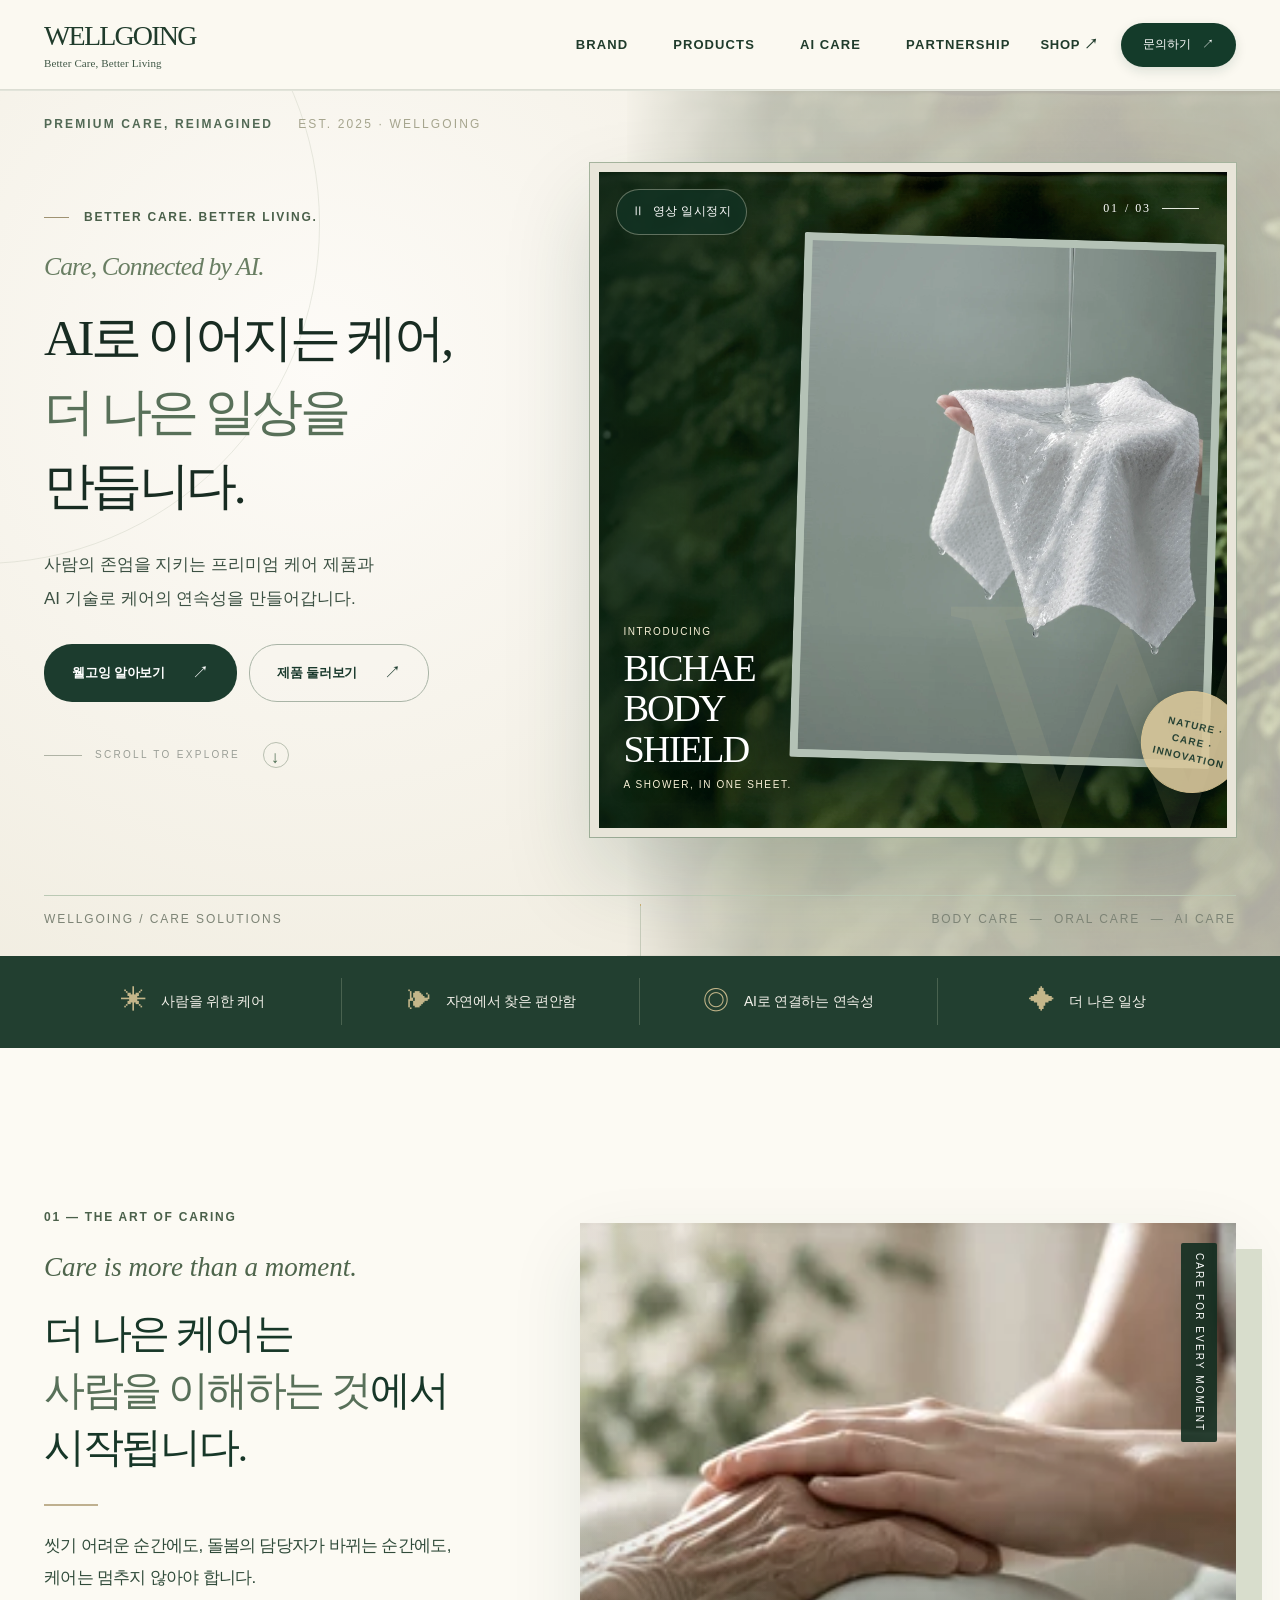
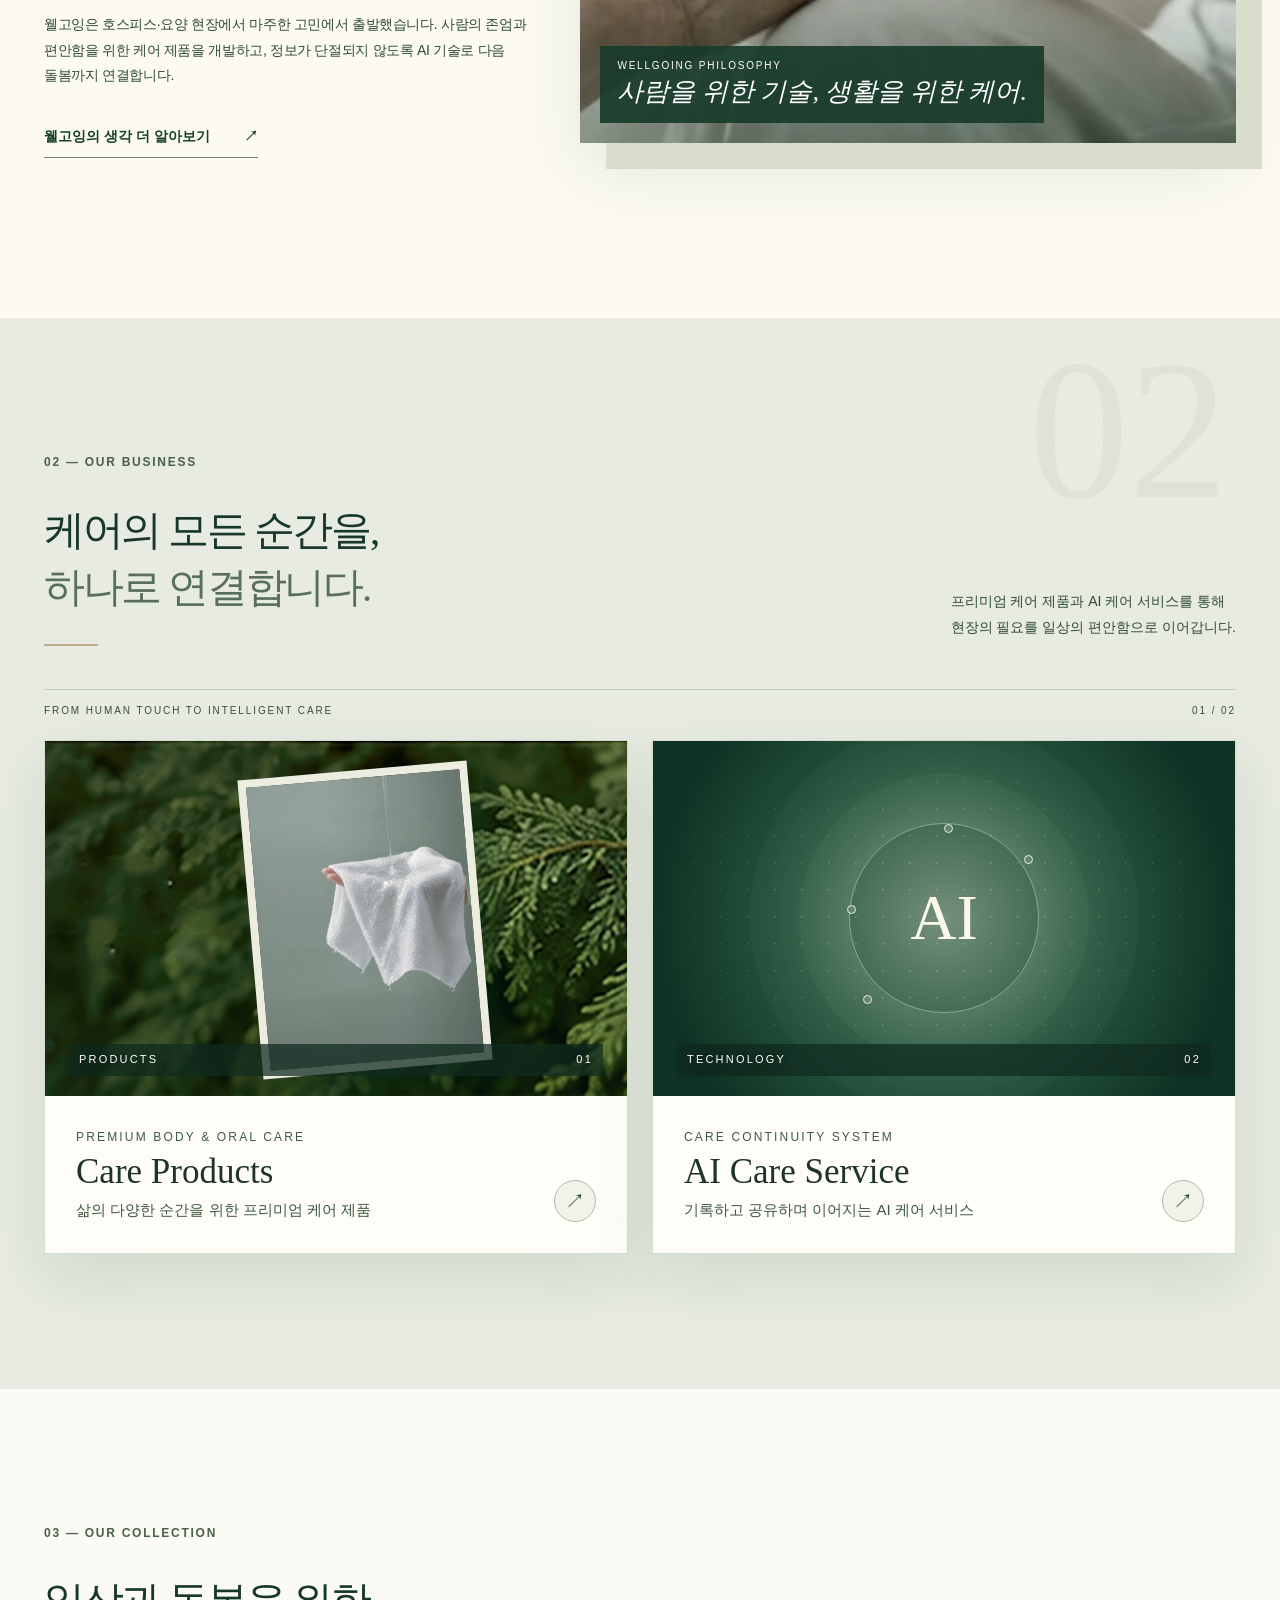
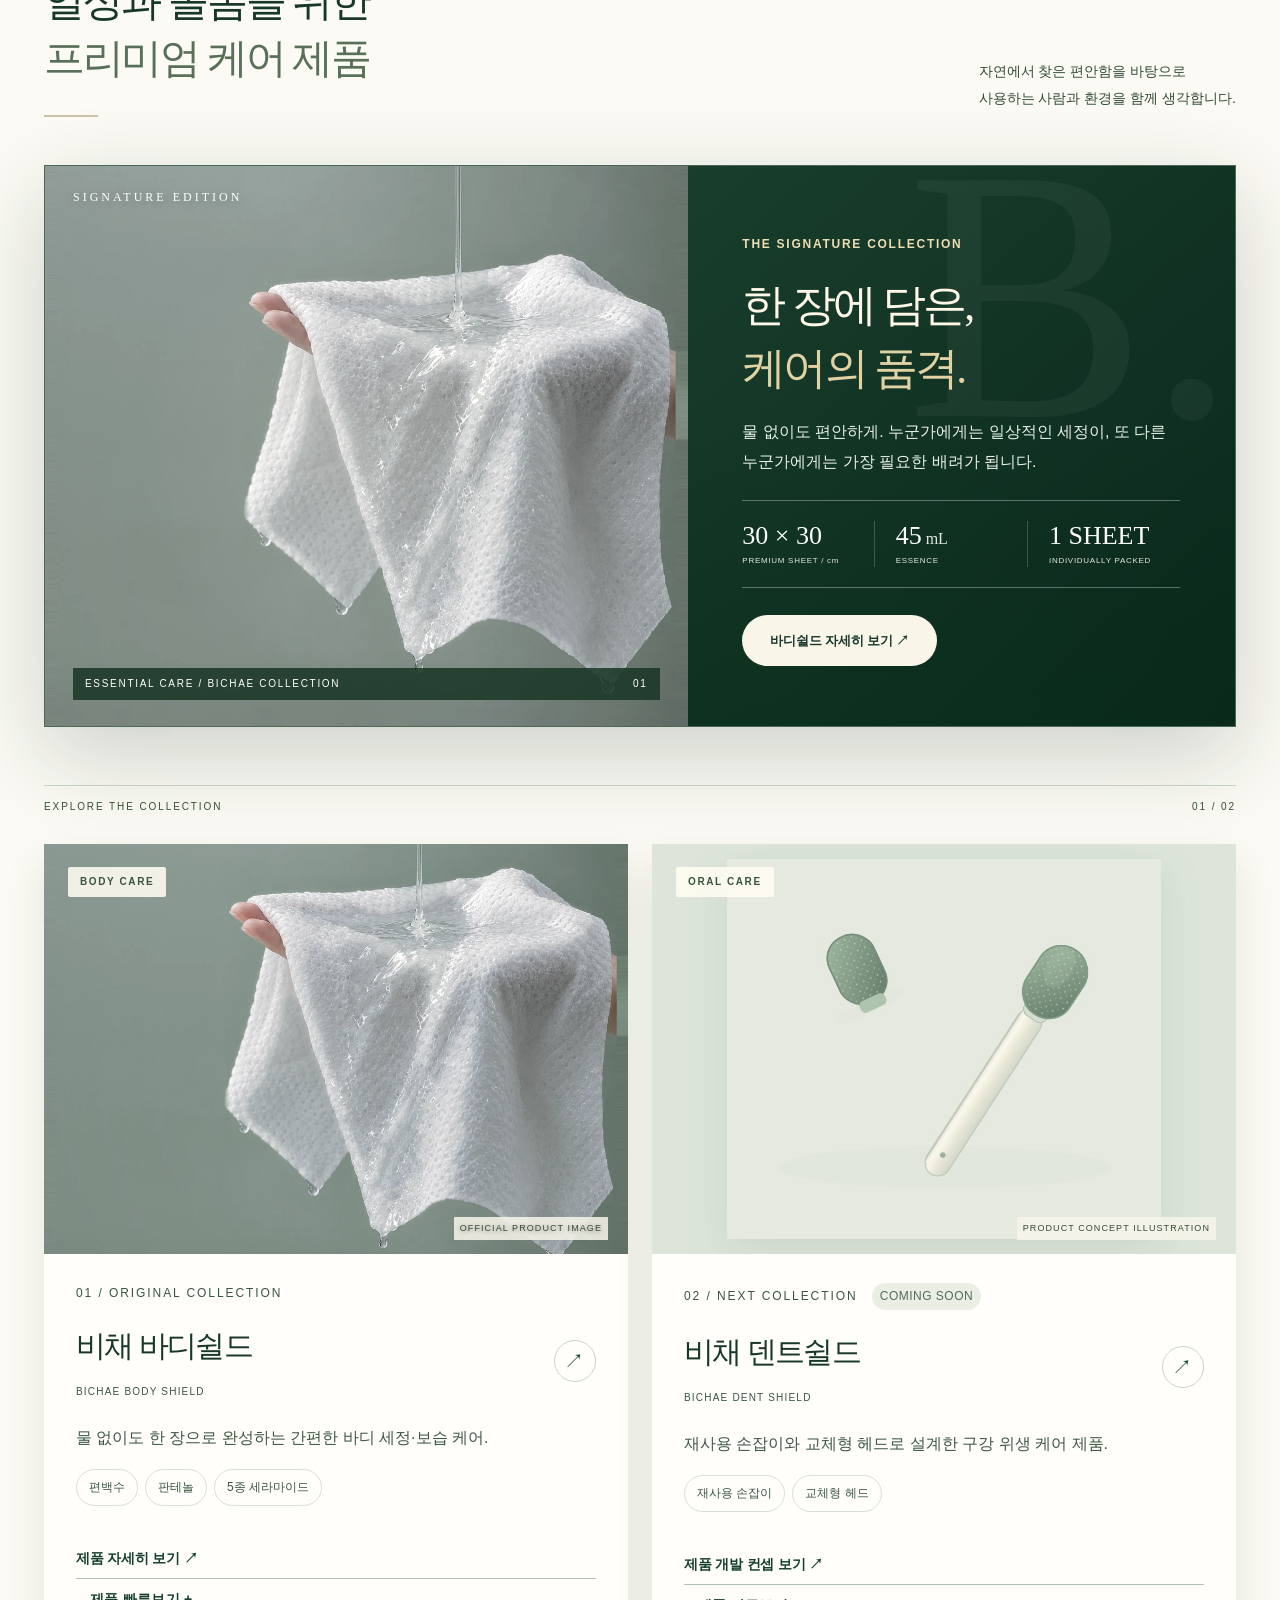
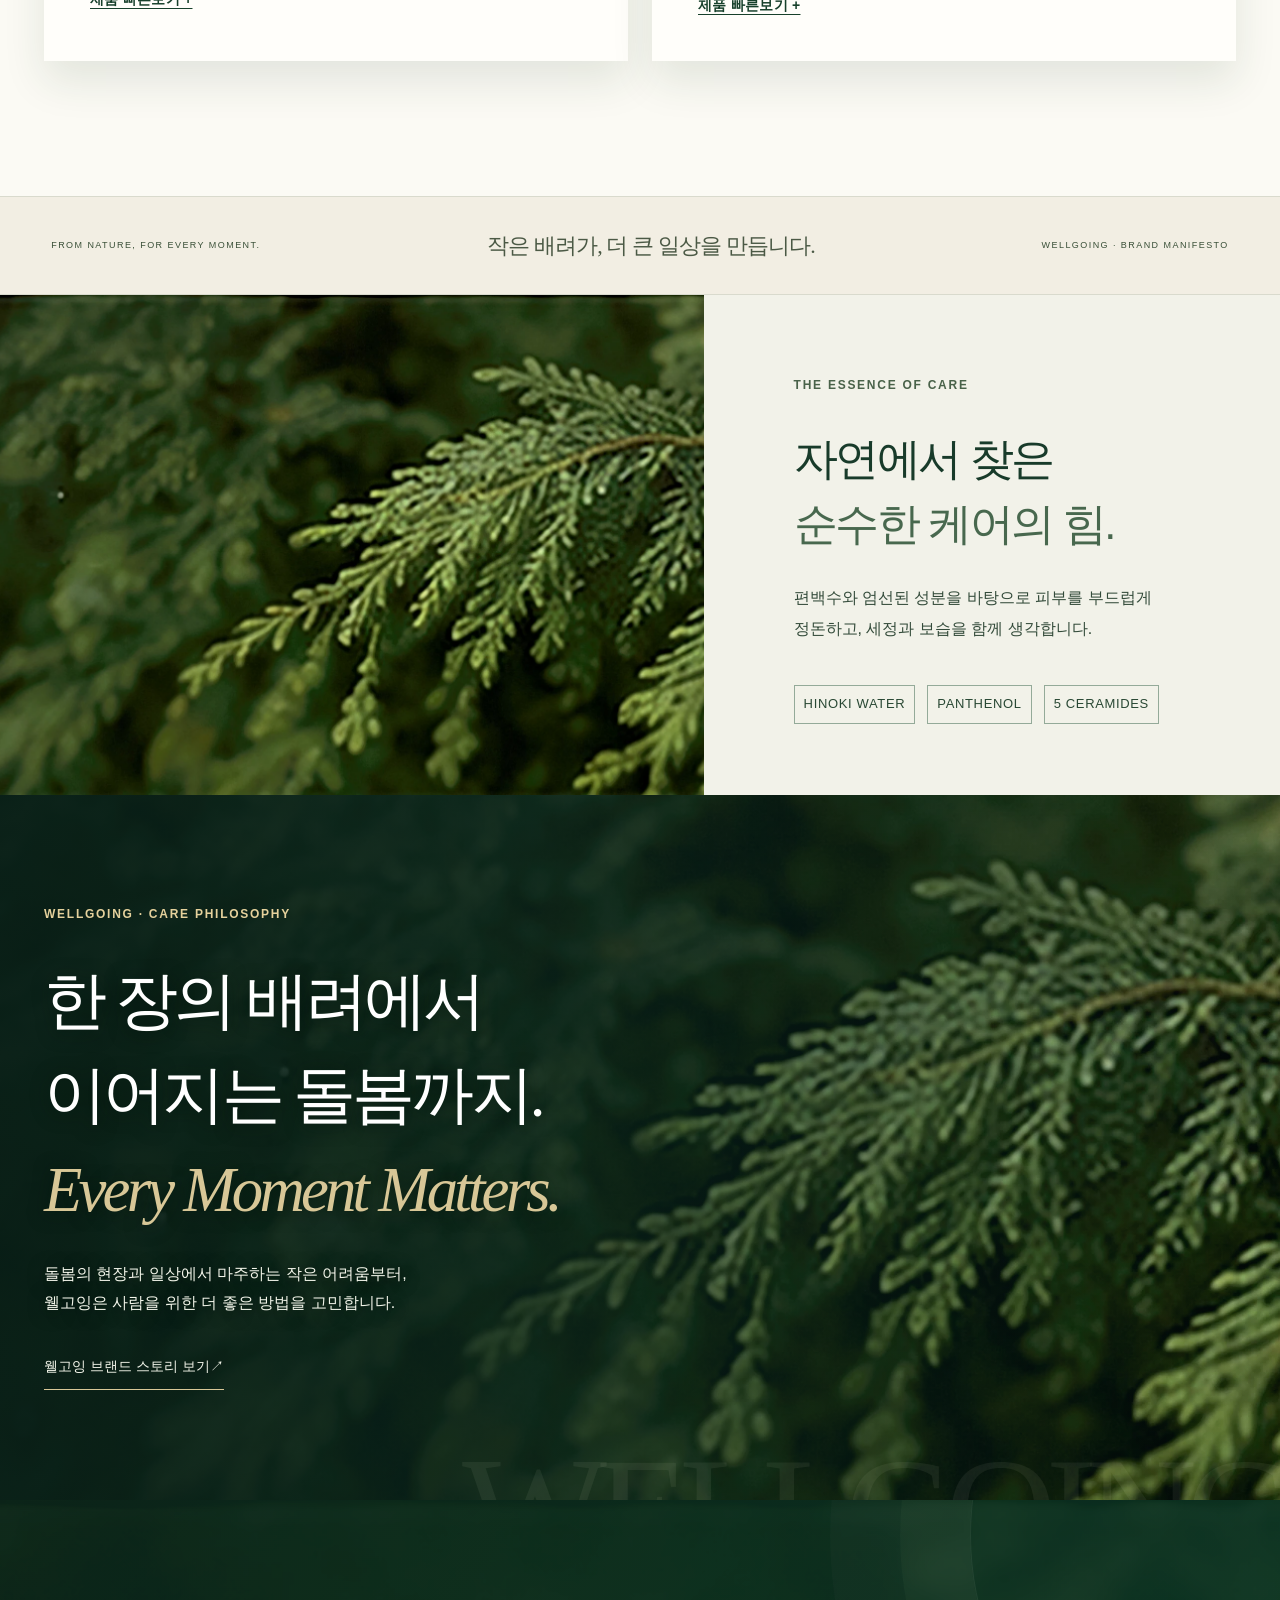
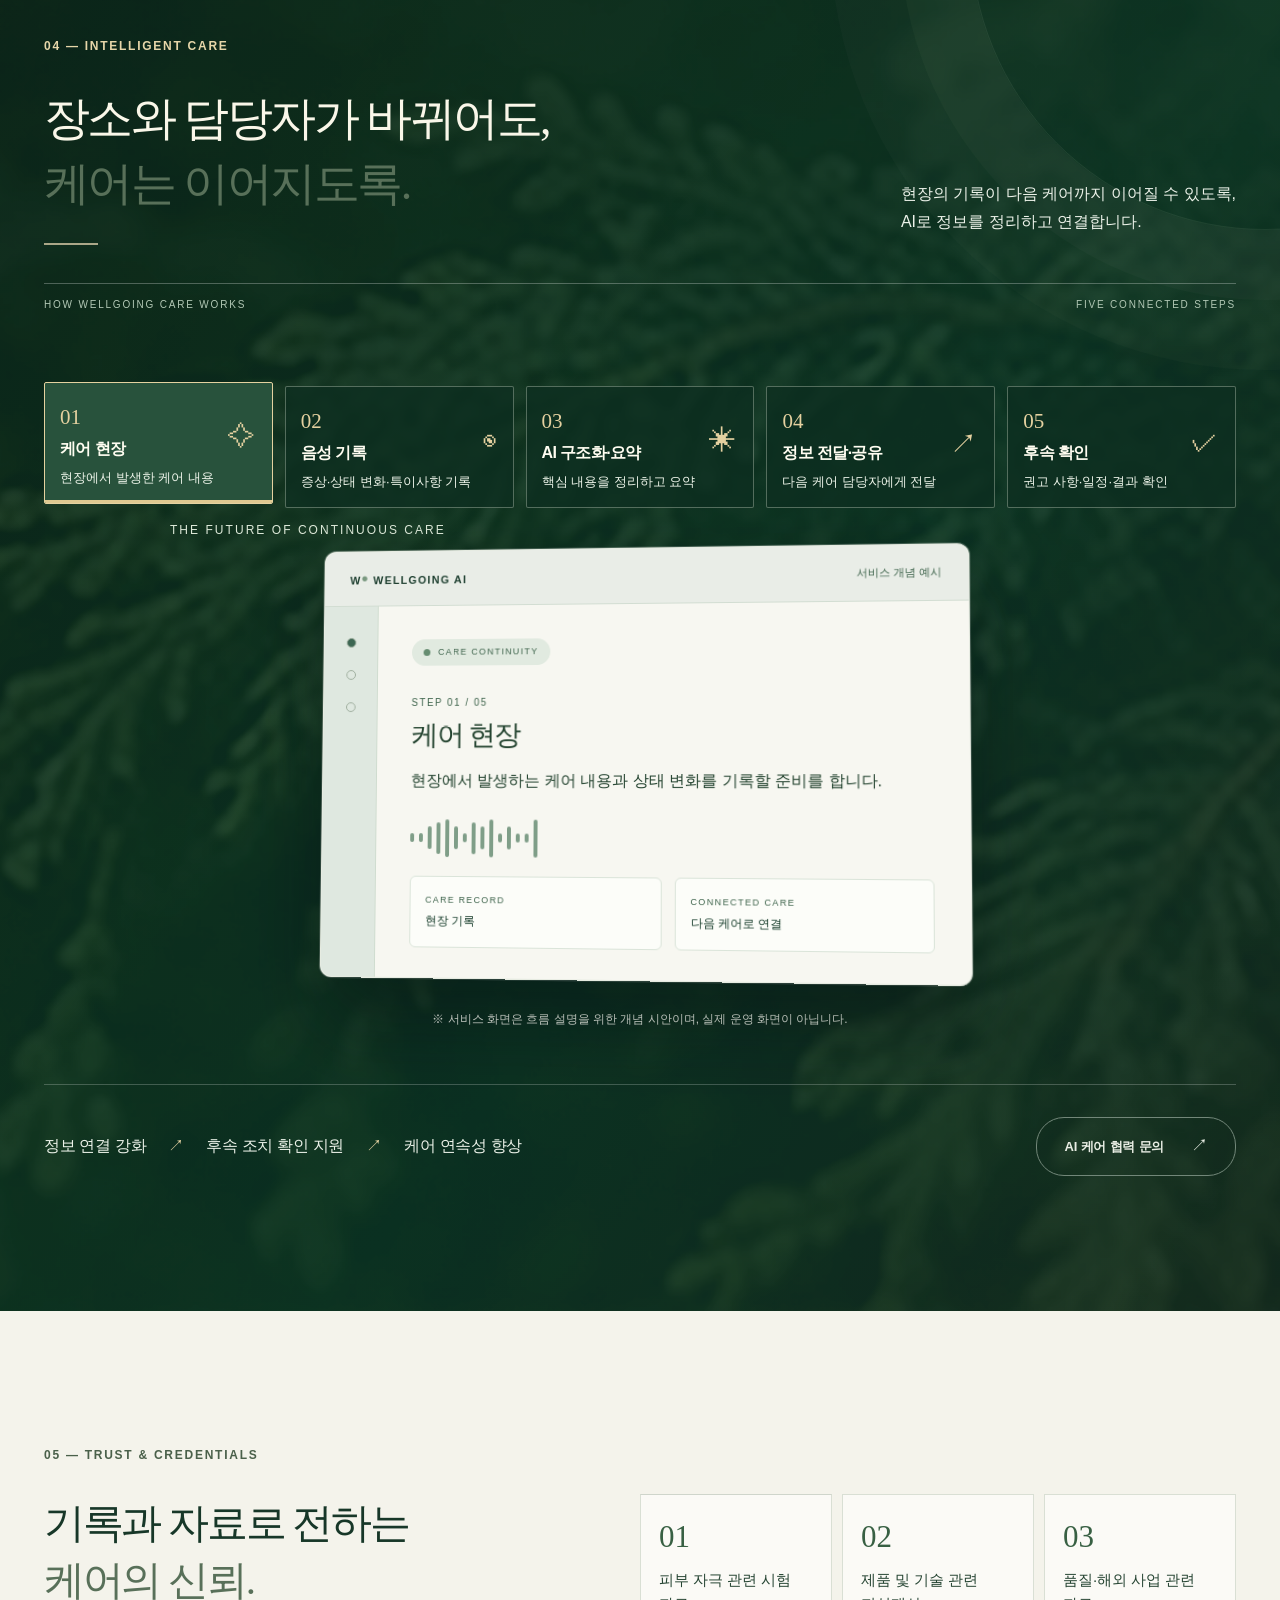
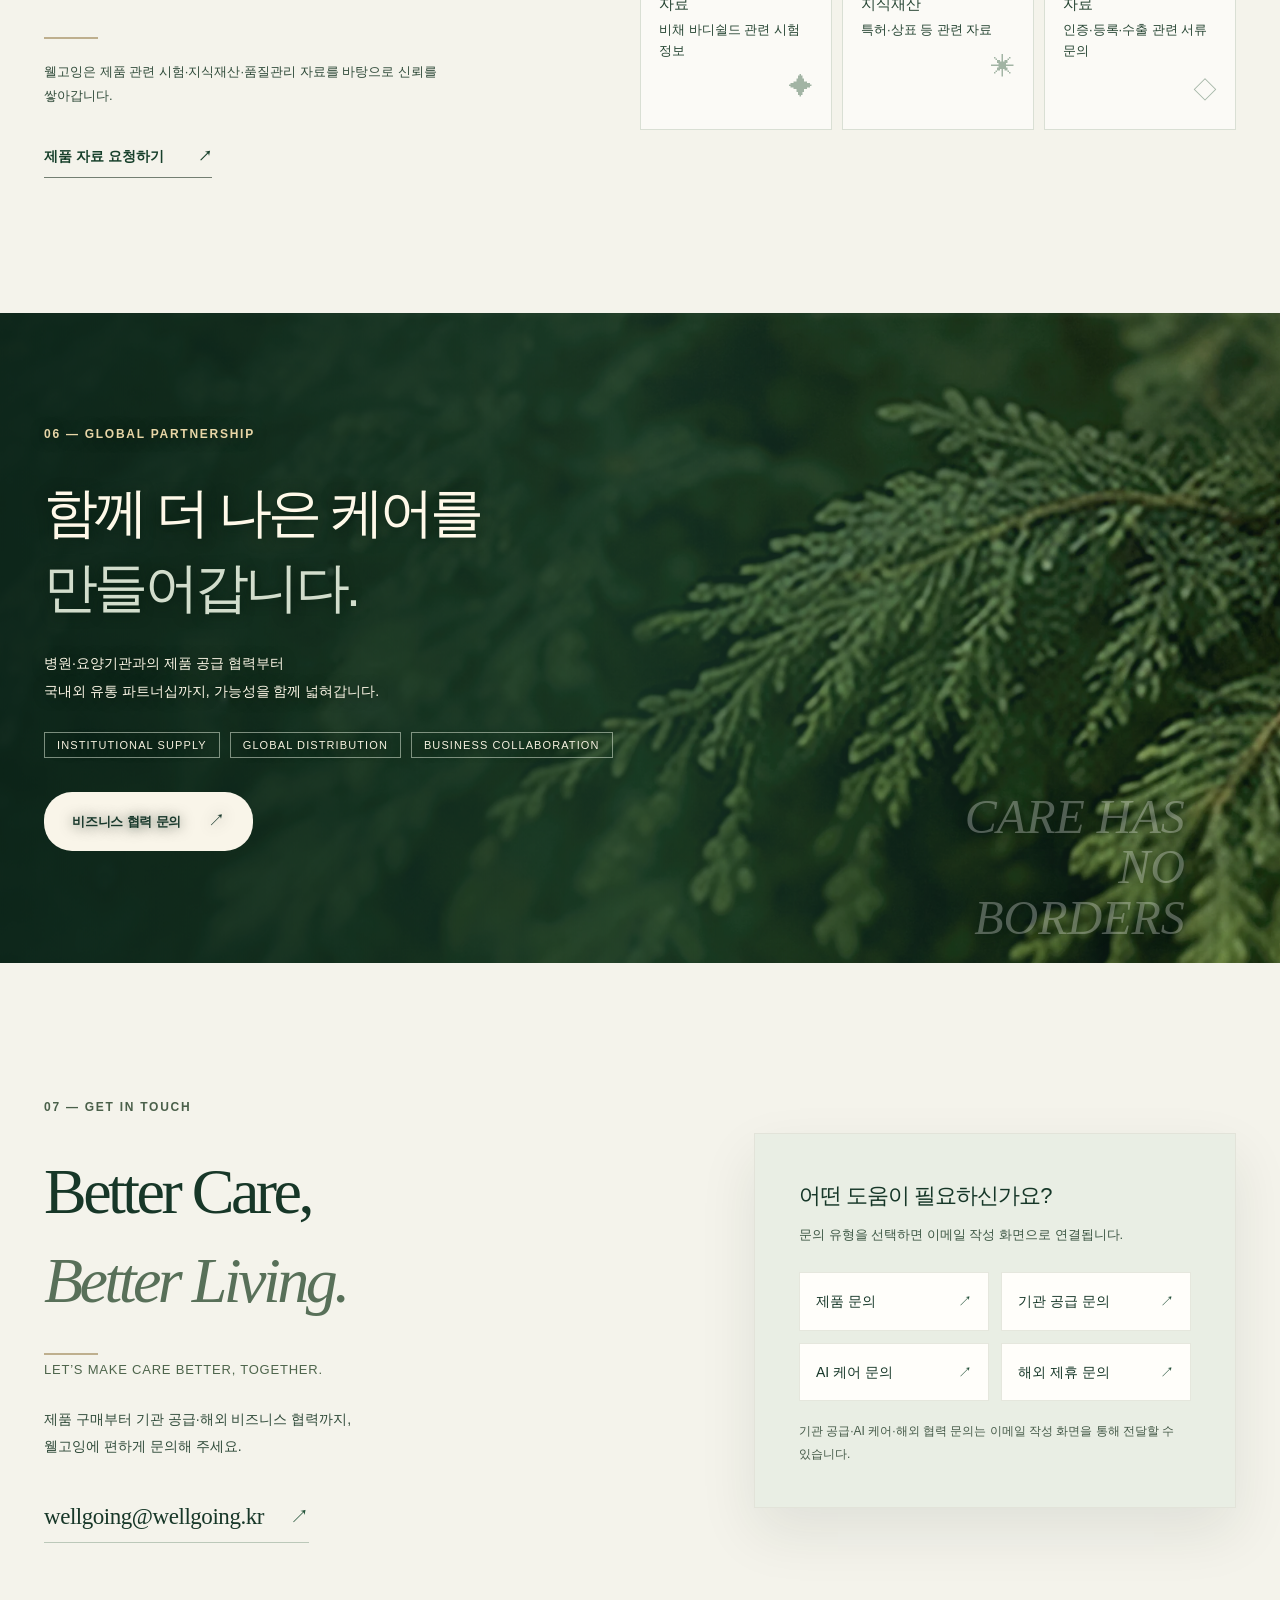
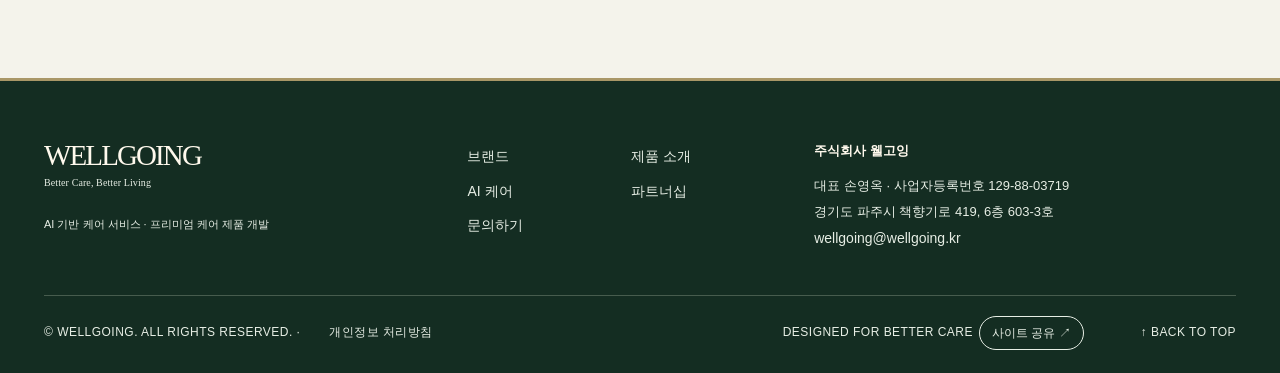
<file: index.html>
<!DOCTYPE html>

<html lang="ko">
<head>
<meta charset="utf-8"/>
<meta content="width=device-width, initial-scale=1" name="viewport"/>
<meta content="#f7f5ef" name="theme-color"/>
<meta name="description" content="AI로 이어지는 케어. 프리미엄 비채 바디쉴드와 AI 케어 서비스를 만나보세요.">


<title>WELLGOING | Better Care, Better Living</title>
<link as="image" href="assets/body-sheet.webp" rel="preload"/>
<link href="style.css" rel="stylesheet"/>
<link href="premium-v2.css" rel="stylesheet"/>
<script defer="" src="content.js"></script>
<script defer="True" src="published-overrides.js"></script><script defer="True" src="content-bridge.js"></script><script defer="" src="script.js"></script>
<link href="pages.css" rel="stylesheet"/><link href="premium-v4.css" rel="stylesheet"/><link rel="stylesheet" href="polish-v6.css"/><script defer src="polish-v6.js"></script><link rel="stylesheet" href="finish-v7.css"/><script defer src="finish-v7.js"></script><link rel="stylesheet" href="usability-v8.css"/><script defer src="usability-v8.js"></script><link rel="canonical" href="https://wellgoing-premium-v7.vercel.app/">
<meta property="og:type" content="website">
<meta property="og:site_name" content="WELLGOING">
<meta property="og:locale" content="ko_KR">
<meta property="og:title" content="웰고잉 WELLGOING | Better Care, Better Living">
<meta property="og:description" content="AI로 이어지는 케어. 프리미엄 비채 바디쉴드와 AI 케어 서비스를 만나보세요.">
<meta property="og:url" content="https://wellgoing-premium-v7.vercel.app/">
<meta property="og:image" content="https://wellgoing-premium-v7.vercel.app/assets/wellgoing-og.jpg">
<meta property="og:image:secure_url" content="https://wellgoing-premium-v7.vercel.app/assets/wellgoing-og.jpg">
<meta property="og:image:width" content="1200">
<meta property="og:image:height" content="630">
<meta property="og:image:type" content="image/jpeg">
<meta property="og:image:alt" content="웰고잉 비채 바디쉴드 프리미엄 케어 이미지">
<meta name="twitter:card" content="summary_large_image">
<meta name="twitter:title" content="웰고잉 WELLGOING | Better Care, Better Living">
<meta name="twitter:description" content="AI로 이어지는 케어. 프리미엄 비채 바디쉴드와 AI 케어 서비스를 만나보세요.">
<meta name="twitter:image" content="https://wellgoing-premium-v7.vercel.app/assets/wellgoing-og.jpg">
<link rel="apple-touch-icon" sizes="180x180" href="/apple-touch-icon.png">
<link rel="manifest" href="/site.webmanifest">
<link rel="icon" href="/favicon.svg" type="image/svg+xml">
<link rel="icon" type="image/png" sizes="32x32" href="/favicon-32.png">
<link rel="icon" type="image/png" sizes="16x16" href="/favicon-16.png">
<link rel="shortcut icon" href="/favicon.svg" type="image/svg+xml">
<link rel="stylesheet" href="/social-polish.css">
<script defer src="/social-share.js"></script>
</head>
<body>
<a class="skip-link" href="#main">본문으로 바로가기</a>
<header class="site-header" id="top">
<div class="header-inner container-wide">
<a aria-label="웰고잉 홈" class="logo" href="index.html">
<span class="logo-name">WELLGOING</span>
<span class="logo-caption">Better Care, Better Living</span>
</a>
<nav aria-label="주 메뉴" class="desktop-nav">
<a data-nav="brand" href="brand.html">BRAND</a><a data-nav="products" href="products.html">PRODUCTS</a><a data-nav="ai-care" href="ai-care.html">AI CARE</a><a data-nav="partnership" href="partnership.html">PARTNERSHIP</a>
</nav>
<div class="header-actions">
<a class="shop-link" href="https://smartstore.naver.com/sobisense" rel="noopener noreferrer" target="_blank">SHOP <span aria-hidden="true">↗</span></a>
<a class="header-contact" href="contact.html">문의하기 <span aria-hidden="true">↗</span></a>
<button aria-controls="mobileNav" aria-expanded="false" aria-label="메뉴 열기" class="nav-toggle" id="navToggle" type="button"><span></span><span></span></button>
</div>
</div>
<nav aria-label="모바일 메뉴" class="mobile-nav" hidden="" id="mobileNav">
<a href="brand.html">BRAND <span>브랜드 소개</span></a><a href="products.html">PRODUCTS <span>제품 소개</span></a><a href="ai-care.html">AI CARE <span>AI 케어 서비스</span></a><a href="partnership.html">PARTNERSHIP <span>비즈니스 협력</span></a><a href="contact.html">CONTACT <span>문의하기</span></a>
</nav>
</header>
<main id="main">
<!-- 01 HERO / premium editorial art direction -->
<section aria-labelledby="hero-title" class="hero hero-v2">
<div aria-hidden="true" class="hero-atmosphere"></div>
<div class="hero-top-note">PREMIUM CARE, REIMAGINED <span>EST. 2025 · WELLGOING</span></div>
<div class="container-wide hero-grid">
<div class="hero-copy appear">
<p class="eyebrow gold-line">BETTER CARE. BETTER LIVING.</p>
<p class="hero-signature">Care, Connected by AI.</p>
<h1 class="hero-primary" id="hero-title">AI로 이어지는 케어,<br/><em>더 나은 일상을</em><br/>만듭니다.</h1>
<p class="hero-desc" data-copy="heroDesc">사람의 존엄을 지키는 프리미엄 케어 제품과<br/>AI 기술로 케어의 연속성을 만들어갑니다.</p>
<div class="cta-row">
<a class="button button-solid" href="#brand">웰고잉 알아보기 <span aria-hidden="true">↗</span></a>
<a class="button button-line" href="#products">제품 둘러보기 <span aria-hidden="true">↗</span></a>
</div>
<div class="hero-index"><span class="line-stem"></span><span>SCROLL TO EXPLORE</span><span aria-hidden="true" class="hero-scroll-arrow">↓</span></div>
</div>
<div class="hero-picture appear">
<div aria-hidden="true" class="hero-photo-forest"><video class="hero-film" autoplay muted loop playsinline preload="none" poster="assets/hinoki-forest.webp"><source src="assets/hinoki-motion.mp4" type="video/mp4"></video></div>
<div class="hero-product-stage"><img alt="물 위에서 펼쳐진 웰고잉 비채 바디쉴드 실제 샤워시트 이미지" class="hero-sheet" data-asset-key="hero" fetchpriority="high" src="assets/body-sheet.webp"/></div>
<button class="film-control" id="filmControl" type="button" aria-label="배경 영상 일시정지" aria-pressed="false"><span aria-hidden="true">Ⅱ</span> 영상 일시정지</button><div class="hero-picture-label"><span>INTRODUCING</span><strong>BICHAE<br/>BODY SHIELD</strong><span>A SHOWER, IN ONE SHEET.</span></div>
<div class="hero-picture-counter"><span>01</span> / 03 <span class="line"></span></div>
<span aria-hidden="true" class="hero-foil">W</span>
<span aria-hidden="true" class="hero-round-stamp">NATURE · CARE · INNOVATION</span>
</div>
</div>
<div class="hero-bottom-rule container-wide"><span>WELLGOING / CARE SOLUTIONS</span><span>BODY CARE  —  ORAL CARE  —  AI CARE</span></div>
</section>
<!-- VALUE STRIP -->
<div aria-label="웰고잉 케어의 가치" class="value-strip">
<div class="container-wide value-grid">
<div><span aria-hidden="true" class="value-symbol">✳</span> 사람을 위한 케어</div>
<div><span aria-hidden="true" class="value-symbol">❧</span> 자연에서 찾은 편안함</div>
<div><span aria-hidden="true" class="value-symbol">◎</span> AI로 연결하는 연속성</div>
<div><span aria-hidden="true" class="value-symbol">✦</span> 더 나은 일상</div>
</div>
</div>
<!-- 02 BRAND -->
<section aria-labelledby="brand-title" class="brand section-pad" id="brand">
<div class="container-wide brand-grid">
<div class="brand-copy appear">
<p class="eyebrow">01 — THE ART OF CARING</p><span class="brand-prequote">Care is more than a moment.</span>
<h2 class="section-title" id="brand-title">더 나은 케어는<br/><em>사람을 이해하는 것</em>에서<br/>시작됩니다.</h2>
<p class="body-large">씻기 어려운 순간에도, 돌봄의 담당자가 바뀌는 순간에도,<br class="desktop-br"/>케어는 멈추지 않아야 합니다.</p>
<p class="body-text">웰고잉은 호스피스·요양 현장에서 마주한 고민에서 출발했습니다. 사람의 존엄과 편안함을 위한 케어 제품을 개발하고, 정보가 단절되지 않도록 AI 기술로 다음 돌봄까지 연결합니다.</p>
<a class="text-link" href="brand.html">웰고잉의 생각 더 알아보기 <span aria-hidden="true">↗</span></a>
</div>
<div class="brand-image-wrap appear">
<img alt="돌봄 상황에서 두 사람이 다정하게 손을 맞잡은 장면" data-asset-key="brand" loading="lazy" src="assets/care-hands-concept.webp"/>
<div class="brand-vertical">CARE FOR EVERY MOMENT</div>
<div class="brand-caption"><span>WELLGOING PHILOSOPHY</span> <strong>사람을 위한 기술, 생활을 위한 케어.</strong></div>
</div>
</div>
</section>
<!-- 03 OUR BUSINESS -->
<section aria-labelledby="business-title" class="business section-pad" id="care-story">
<div class="container-wide">
<div class="section-top appear"><div><p class="eyebrow">02 — OUR BUSINESS</p><h2 class="section-title" id="business-title">케어의 모든 순간을,<br/><em>하나로 연결합니다.</em></h2></div><p>프리미엄 케어 제품과 AI 케어 서비스를 통해<br/>현장의 필요를 일상의 편안함으로 이어갑니다.</p></div>
<div class="business-intro-line"><span>FROM HUMAN TOUCH TO INTELLIGENT CARE</span><span>01 / 02</span></div>
<div class="business-cards">
<a class="business-card appear" href="products.html">
<div class="business-photo product-image"><img alt="웰고잉 패키지에 사용된 편백 숲 사진" loading="lazy" src="assets/hinoki-forest.webp"/><div class="business-overlay"></div><img alt="웰고잉 비채 바디쉴드 공식 샤워시트 제품 사진" class="actual-pack-art" src="assets/body-sheet.webp"/><div class="business-photo-type">PRODUCTS <span>01</span></div></div>
<div class="business-info"><div><span class="small-kicker">PREMIUM BODY &amp; ORAL CARE</span><h3>Care Products</h3><p>삶의 다양한 순간을 위한 프리미엄 케어 제품</p></div><span aria-hidden="true" class="circle-arrow">↗</span></div>
</a>
<a class="business-card appear" href="ai-care.html">
<div class="business-photo technology-photo"><div aria-hidden="true" class="tech-pattern"></div><div class="tech-ring"><span>AI</span><i></i><i></i><i></i><i></i></div><div class="business-photo-type">TECHNOLOGY <span>02</span></div></div>
<div class="business-info"><div><span class="small-kicker">CARE CONTINUITY SYSTEM</span><h3>AI Care Service</h3><p>기록하고 공유하며 이어지는 AI 케어 서비스</p></div><span aria-hidden="true" class="circle-arrow">↗</span></div>
</a>
</div>
</div>
</section>
<!-- 04 PRODUCTS -->
<section aria-labelledby="products-title" class="products section-pad" id="products">
<div class="container-wide">
<div class="section-top product-top appear"><div><p class="eyebrow">03 — OUR COLLECTION</p><h2 class="section-title" id="products-title">일상과 돌봄을 위한<br/><em>프리미엄 케어 제품</em></h2></div><p>자연에서 찾은 편안함을 바탕으로<br/>사용하는 사람과 환경을 함께 생각합니다.</p></div>
<div class="product-editorial appear">
<div class="product-editorial-image"><img alt="비채 바디쉴드 공식 샤워시트의 물과 원단 질감" data-asset-key="product-editorial" loading="lazy" src="assets/body-sheet.webp"/><div class="editorial-image-meta">ESSENTIAL CARE / BICHAE COLLECTION <span>01</span></div></div>
<div class="product-editorial-copy"><span class="eyebrow light-eyebrow">THE SIGNATURE COLLECTION</span><span aria-hidden="true" class="editorial-giant">B.</span><h3>한 장에 담은,<br/><em>케어의 품격.</em></h3><p>물 없이도 편안하게. 누군가에게는 일상적인 세정이, 또 다른 누군가에게는 가장 필요한 배려가 됩니다.</p><div class="editorial-facts"><span><strong>30 × 30</strong><small>PREMIUM SHEET / cm</small></span><span><strong>45<small> mL</small></strong><small>ESSENCE</small></span><span><strong>1 SHEET</strong><small>INDIVIDUALLY PACKED</small></span></div><a class="button button-cream" href="body-shield.html">바디쉴드 자세히 보기 ↗</a></div>
</div>
<div class="collection-title"><span>EXPLORE THE COLLECTION</span><span>01 / 02</span></div>
<div class="product-grid">
<article class="product-card product-main appear">
<div class="product-visual body-visual">
<img alt="비채 바디쉴드 샤워시트 실물 이미지" data-asset-key="body" loading="lazy" src="assets/body-sheet.webp"/>
<span class="product-tag">BODY CARE</span>
<span class="photo-credit">OFFICIAL PRODUCT IMAGE</span>
</div>
<div class="product-detail"><div class="product-no">01 / ORIGINAL COLLECTION</div><div class="product-name-row"><div><h3>비채 바디쉴드</h3><span>BICHAE BODY SHIELD</span></div><span aria-hidden="true" class="product-cta">↗</span></div><p>물 없이도 한 장으로 완성하는 간편한 바디 세정·보습 케어.</p><div class="feature-chips"><span>편백수</span><span>판테놀</span><span>5종 세라마이드</span></div><a class="inline-button" href="body-shield.html">제품 자세히 보기 ↗</a><button class="quick-view" data-modal="body" type="button">제품 빠른보기 +</button></div>
</article>
<article class="product-card appear">
<div class="product-visual dent-visual">
<span class="product-tag">ORAL CARE</span><img alt="비채 덴트쉴드 개발 컨셉을 표현한 재사용 손잡이와 교체형 헤드 일러스트" data-asset-key="dent" src="assets/dent-shield-concept.jpg"/>
<span class="photo-credit">PRODUCT CONCEPT ILLUSTRATION</span>
</div>
<div class="product-detail"><div class="product-no">02 / NEXT COLLECTION <span class="coming-soon">COMING SOON</span></div><div class="product-name-row"><div><h3>비채 덴트쉴드</h3><span>BICHAE DENT SHIELD</span></div><span aria-hidden="true" class="product-cta">↗</span></div><p>재사용 손잡이와 교체형 헤드로 설계한 구강 위생 케어 제품.</p><div class="feature-chips"><span>재사용 손잡이</span><span>교체형 헤드</span></div><a class="inline-button" href="dent-shield.html">제품 개발 컨셉 보기 ↗</a><button class="quick-view" data-modal="dent" type="button">제품 빠른보기 +</button></div>
</article>
</div>
</div>
</section>
<div aria-label="브랜드 메시지" class="manifesto-banner"><span>FROM NATURE, FOR EVERY MOMENT.</span><strong>작은 배려가, 더 큰 일상을 만듭니다.</strong><span>WELLGOING · BRAND MANIFESTO</span></div>
<!-- 05 MATERIAL -->
<section aria-labelledby="material-title" class="materials">
<div aria-label="햇살이 비치는 편백나무 가지의 실제 패키지 촬영 원본 이미지" class="materials-photo" role="img"></div>
<div class="materials-content appear"><p class="eyebrow light-eyebrow">THE ESSENCE OF CARE</p><h2 id="material-title">자연에서 찾은<br/><em>순수한 케어의 힘.</em></h2><p>편백수와 엄선된 성분을 바탕으로 피부를 부드럽게 정돈하고, 세정과 보습을 함께 생각합니다.</p><div class="material-benefits"><span>HINOKI WATER</span><span>PANTHENOL</span><span>5 CERAMIDES</span></div></div>
</section>

<!-- SIGNATURE MOMENT / authentic source photography -->
<section class="wg-interlude" aria-labelledby="interlude-title"><div class="container-wide appear"><p class="eyebrow">WELLGOING · CARE PHILOSOPHY</p><h2 id="interlude-title">한 장의 배려에서<br>이어지는 돌봄까지.<br><em>Every Moment Matters.</em></h2><p>돌봄의 현장과 일상에서 마주하는 작은 어려움부터,<br>웰고잉은 사람을 위한 더 좋은 방법을 고민합니다.</p><a href="brand.html">웰고잉 브랜드 스토리 보기 <span aria-hidden="true">↗</span></a></div></section>
<!-- 06 AI CARE -->
<section aria-labelledby="ai-title" class="ai-section section-pad" id="ai-care">
<div class="container-wide">
<div class="ai-head appear"><div><p class="eyebrow light-eyebrow">04 — INTELLIGENT CARE</p><h2 class="section-title" id="ai-title">장소와 담당자가 바뀌어도,<br/><em>케어는 이어지도록.</em></h2></div><p>현장의 기록이 다음 케어까지 이어질 수 있도록,<br/>AI로 정보를 정리하고 연결합니다.</p></div>
<div class="ai-vision-rule"><span>HOW WELLGOING CARE WORKS</span><span>FIVE CONNECTED STEPS</span></div>
<div class="ai-layout">
<div aria-label="AI 케어 서비스 프로세스" class="ai-steps appear" role="tablist">
<button aria-selected="true" class="ai-step active" data-step="0" role="tab" type="button"><span class="step-count">01</span><span><strong>케어 현장</strong><small>현장에서 발생한 케어 내용</small></span><span aria-hidden="true" class="step-icon">✧</span></button>
<button aria-selected="false" class="ai-step" data-step="1" role="tab" type="button"><span class="step-count">02</span><span><strong>음성 기록</strong><small>증상·상태 변화·특이사항 기록</small></span><span aria-hidden="true" class="step-icon">◉</span></button>
<button aria-selected="false" class="ai-step" data-step="2" role="tab" type="button"><span class="step-count">03</span><span><strong>AI 구조화·요약</strong><small>핵심 내용을 정리하고 요약</small></span><span aria-hidden="true" class="step-icon">✳</span></button>
<button aria-selected="false" class="ai-step" data-step="3" role="tab" type="button"><span class="step-count">04</span><span><strong>정보 전달·공유</strong><small>다음 케어 담당자에게 전달</small></span><span aria-hidden="true" class="step-icon">↗</span></button>
<button aria-selected="false" class="ai-step" data-step="4" role="tab" type="button"><span class="step-count">05</span><span><strong>후속 확인</strong><small>권고 사항·일정·결과 확인</small></span><span aria-hidden="true" class="step-icon">✓</span></button>
</div>
<div class="ai-demo appear"><span class="ai-display-note">THE FUTURE OF CONTINUOUS CARE</span>
<div class="mock-app"><div class="mock-top"><span class="mock-logo">W<span>•</span> WELLGOING AI</span><span class="mock-preview">서비스 개념 예시</span></div><div class="mock-body"><div class="mock-sidebar"><span class="mock-dot active"></span><span class="mock-dot"></span><span class="mock-dot"></span></div><div class="mock-panel"><div class="mock-pill"><span class="live-dot"></span> CARE CONTINUITY</div><span class="mock-no" id="aiMockNo">STEP 01 / 05</span><h3 id="aiMockTitle">케어 현장</h3><p id="aiMockText">현장에서 발생하는 케어 내용과 상태 변화를 기록할 준비를 합니다.</p><div class="mock-waves"><span></span><span></span><span></span><span></span><span></span><span></span><span></span><span></span><span></span><span></span><span></span><span></span><span></span><span></span><span></span></div><div class="mock-cards"><div><span>CARE RECORD</span><b>현장 기록</b></div><div><span>CONNECTED CARE</span><b>다음 케어로 연결</b></div></div></div></div></div>
<p class="demo-note">※ 서비스 화면은 흐름 설명을 위한 개념 시안이며, 실제 운영 화면이 아닙니다.</p>
</div>
</div>
<div class="ai-bottom appear"><p>정보 연결 강화 <span>↗</span> 후속 조치 확인 지원 <span>↗</span> 케어 연속성 향상</p><a class="button button-light-outline" href="contact.html">AI 케어 협력 문의 <span aria-hidden="true">↗</span></a></div>
</div>
</section>
<!-- 07 TRUST -->
<section aria-labelledby="trust-title" class="trust section-pad">
<div class="container-wide trust-layout"><div class="trust-copy appear"><p class="eyebrow">05 — TRUST &amp; CREDENTIALS</p><h2 class="section-title" id="trust-title">기록과 자료로 전하는<br/><em>케어의 신뢰.</em></h2><p>웰고잉은 제품 관련 시험·지식재산·품질관리 자료를 바탕으로 신뢰를 쌓아갑니다.</p><a class="text-link" href="contact.html">제품 자료 요청하기 <span aria-hidden="true">↗</span></a></div>
<div class="trust-list appear"><div><span class="trust-item-no">01</span><div><strong>피부 자극 관련 시험 자료</strong><small>비채 바디쉴드 관련 시험 정보</small></div><span class="trust-mark">✦</span></div><div><span class="trust-item-no">02</span><div><strong>제품 및 기술 관련 지식재산</strong><small>특허·상표 등 관련 자료</small></div><span class="trust-mark">✳</span></div><div><span class="trust-item-no">03</span><div><strong>품질·해외 사업 관련 자료</strong><small>인증·등록·수출 관련 서류 문의</small></div><span class="trust-mark">◇</span></div></div>
</div>
</section>
<!-- 08 PARTNERSHIP -->
<section aria-labelledby="partnership-title" class="partnership" id="partnership"><div class="partnership-backdrop"></div><div class="container-wide partnership-inner appear"><p class="eyebrow light-eyebrow">06 — GLOBAL PARTNERSHIP</p><h2 id="partnership-title">함께 더 나은 케어를<br/><em>만들어갑니다.</em></h2><p>병원·요양기관과의 제품 공급 협력부터<br/>국내외 유통 파트너십까지, 가능성을 함께 넓혀갑니다.</p><div class="partner-types"><span>INSTITUTIONAL SUPPLY</span><span>GLOBAL DISTRIBUTION</span><span>BUSINESS COLLABORATION</span></div><a class="button button-cream" href="contact.html">비즈니스 협력 문의 <span aria-hidden="true">↗</span></a></div></section>
<!-- 09 CONTACT -->
<section aria-labelledby="contact-title" class="contact section-pad" id="contact"><div class="container-wide contact-grid"><div class="appear"><p class="eyebrow">07 — GET IN TOUCH</p><h2 class="section-title" id="contact-title">Better Care,<br/><em>Better Living.</em></h2><span class="contact-superscript">LET’S MAKE CARE BETTER, TOGETHER.</span><p>제품 구매부터 기관 공급·해외 비즈니스 협력까지,<br/>웰고잉에 편하게 문의해 주세요.</p><a class="contact-email" href="mailto:wellgoing@wellgoing.kr">wellgoing@wellgoing.kr <span>↗</span></a></div><div class="contact-panel appear"><h3>어떤 도움이 필요하신가요?</h3><p>문의 유형을 선택하면 이메일 작성 화면으로 연결됩니다.</p><div class="contact-options"><a href="mailto:wellgoing@wellgoing.kr?subject=%5B%EC%9B%B0%EA%B3%A0%EC%9E%89%5D%20%EC%A0%9C%ED%92%88%20%EB%AC%B8%EC%9D%98">제품 문의 <span>↗</span></a><a href="mailto:wellgoing@wellgoing.kr?subject=%5B%EC%9B%B0%EA%B3%A0%EC%9E%89%5D%20%EA%B8%B0%EA%B4%80%20%EA%B3%B5%EA%B8%89%20%EB%AC%B8%EC%9D%98">기관 공급 문의 <span>↗</span></a><a href="mailto:wellgoing@wellgoing.kr?subject=%5B%EC%9B%B0%EA%B3%A0%EC%9E%89%5D%20AI%20%EC%BC%80%EC%96%B4%20%ED%98%91%EB%A0%A5">AI 케어 문의 <span>↗</span></a><a href="mailto:wellgoing@wellgoing.kr?subject=%5B%EC%9B%B0%EA%B3%A0%EC%9E%89%5D%20%ED%95%B4%EC%99%B8%20%EC%A0%9C%ED%9C%B4%20%EB%AC%B8%EC%9D%98">해외 제휴 문의 <span>↗</span></a></div><span class="contact-notice">기관 공급·AI 케어·해외 협력 문의는 이메일 작성 화면을 통해 전달할 수 있습니다.</span></div></div></section>
</main>
<footer class="site-footer"><div class="container-wide footer-grid"><div><a class="logo footer-logo" href="index.html"><span class="logo-name">WELLGOING</span><span class="logo-caption">Better Care, Better Living</span></a><p>AI 기반 케어 서비스 · 프리미엄 케어 제품 개발</p></div><div class="footer-links"><a href="brand.html">브랜드</a><a href="products.html">제품 소개</a><a href="ai-care.html">AI 케어</a><a href="partnership.html">파트너십</a><a href="contact.html">문의하기</a></div><div class="footer-company"><strong>주식회사 웰고잉</strong><span>대표 손영옥 · 사업자등록번호 129-88-03719</span><span>경기도 파주시 책향기로 419, 6층 603-3호</span><a href="mailto:wellgoing@wellgoing.kr">wellgoing@wellgoing.kr</a></div></div><div class="container-wide footer-bottom"><span>© WELLGOING. ALL RIGHTS RESERVED. · <a href="privacy.html">개인정보 처리방침</a></span><span>DESIGNED FOR BETTER CARE <button class="wg-native-share" type="button" aria-label="현재 페이지 링크 공유하기">사이트 공유 ↗</button><span class="wg-native-share-status" role="status" aria-live="polite"></span> <a aria-label="페이지 맨 위로" href="#top">↑ BACK TO TOP</a></span></div></footer>
<dialog aria-labelledby="modalTitle" class="product-modal" id="productModal"><button aria-label="닫기" class="modal-close" id="modalClose" type="button">×</button><div class="modal-inner"><div class="modal-visual" id="modalVisual"></div><div class="modal-info"><span class="eyebrow" id="modalKicker">BICHAE CARE</span><h2 id="modalTitle"></h2><p id="modalDescription"></p><ul class="modal-specs" id="modalSpecs"></ul><p class="modal-disclaimer" id="modalDisclaimer"></p><a class="button button-solid" href="#products" id="modalAction">더 알아보기 ↗</a></div></div></dialog>
</body>
</html>
</file>
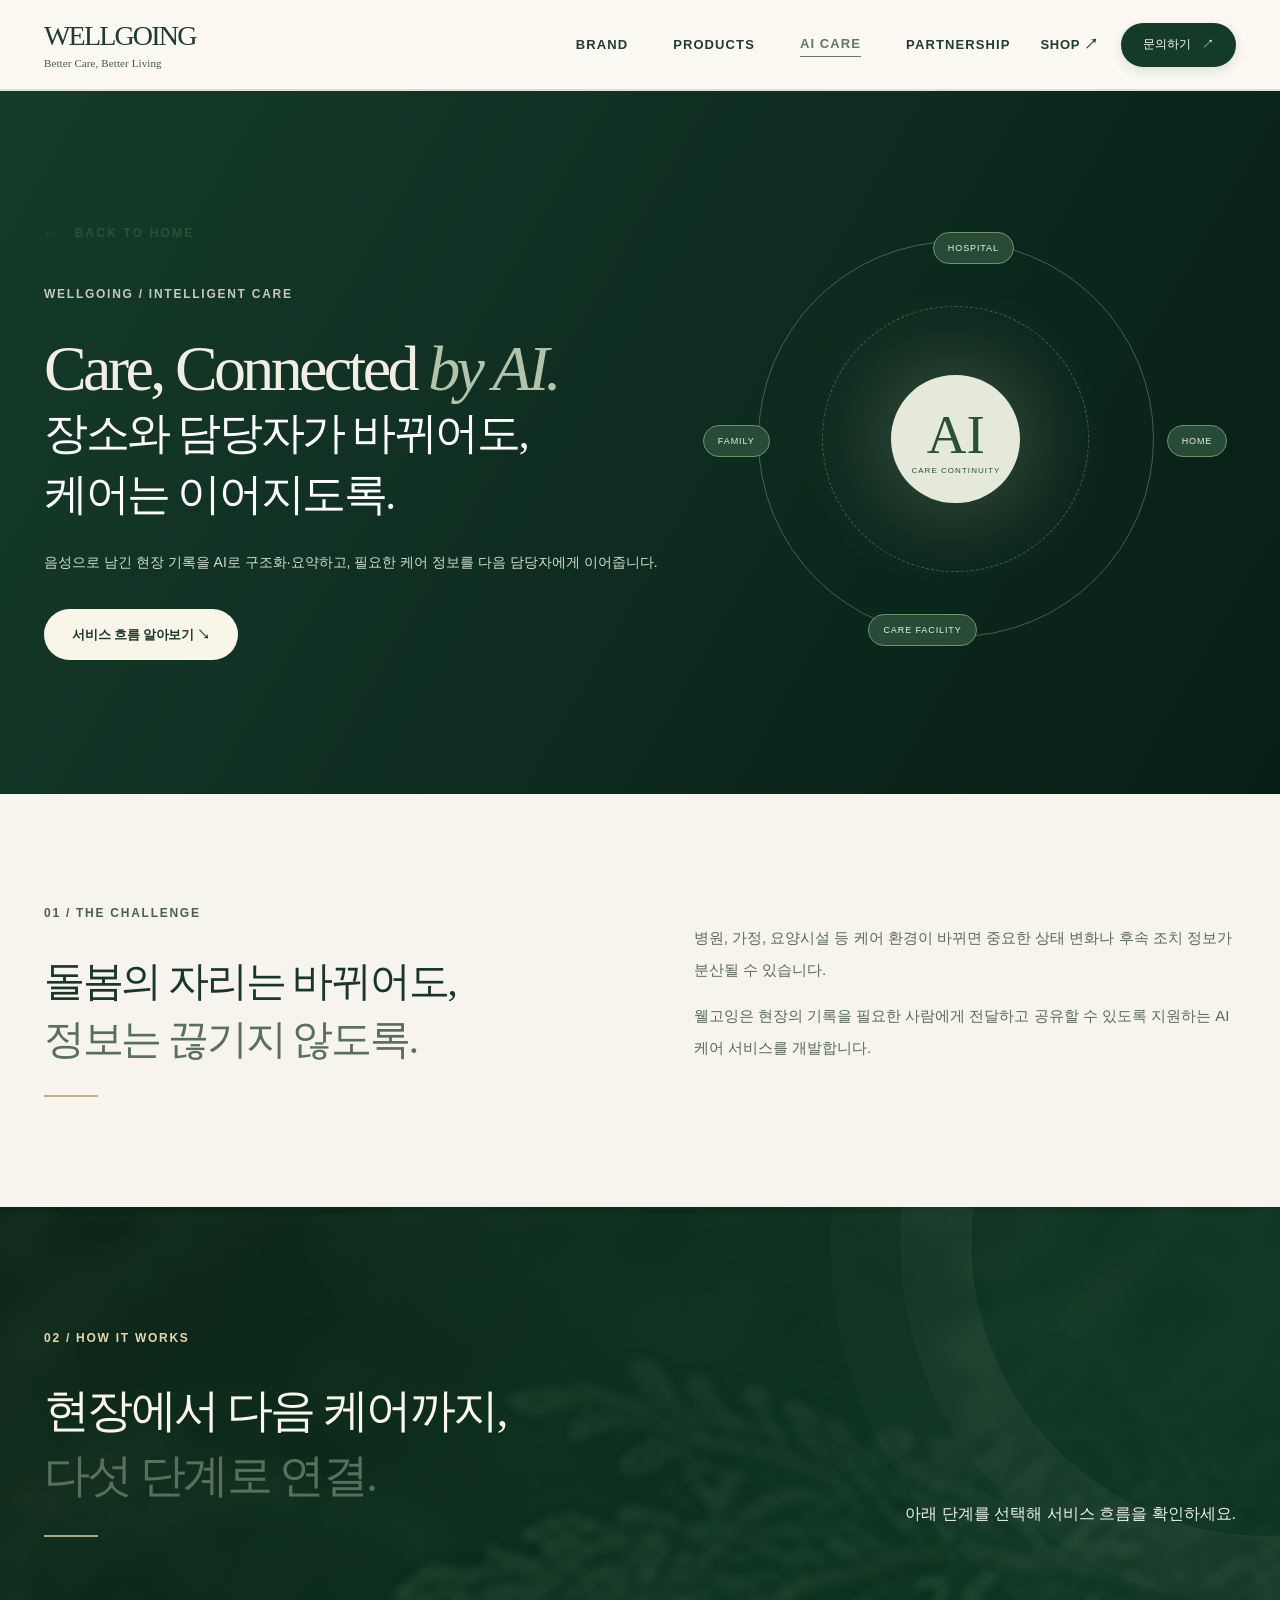
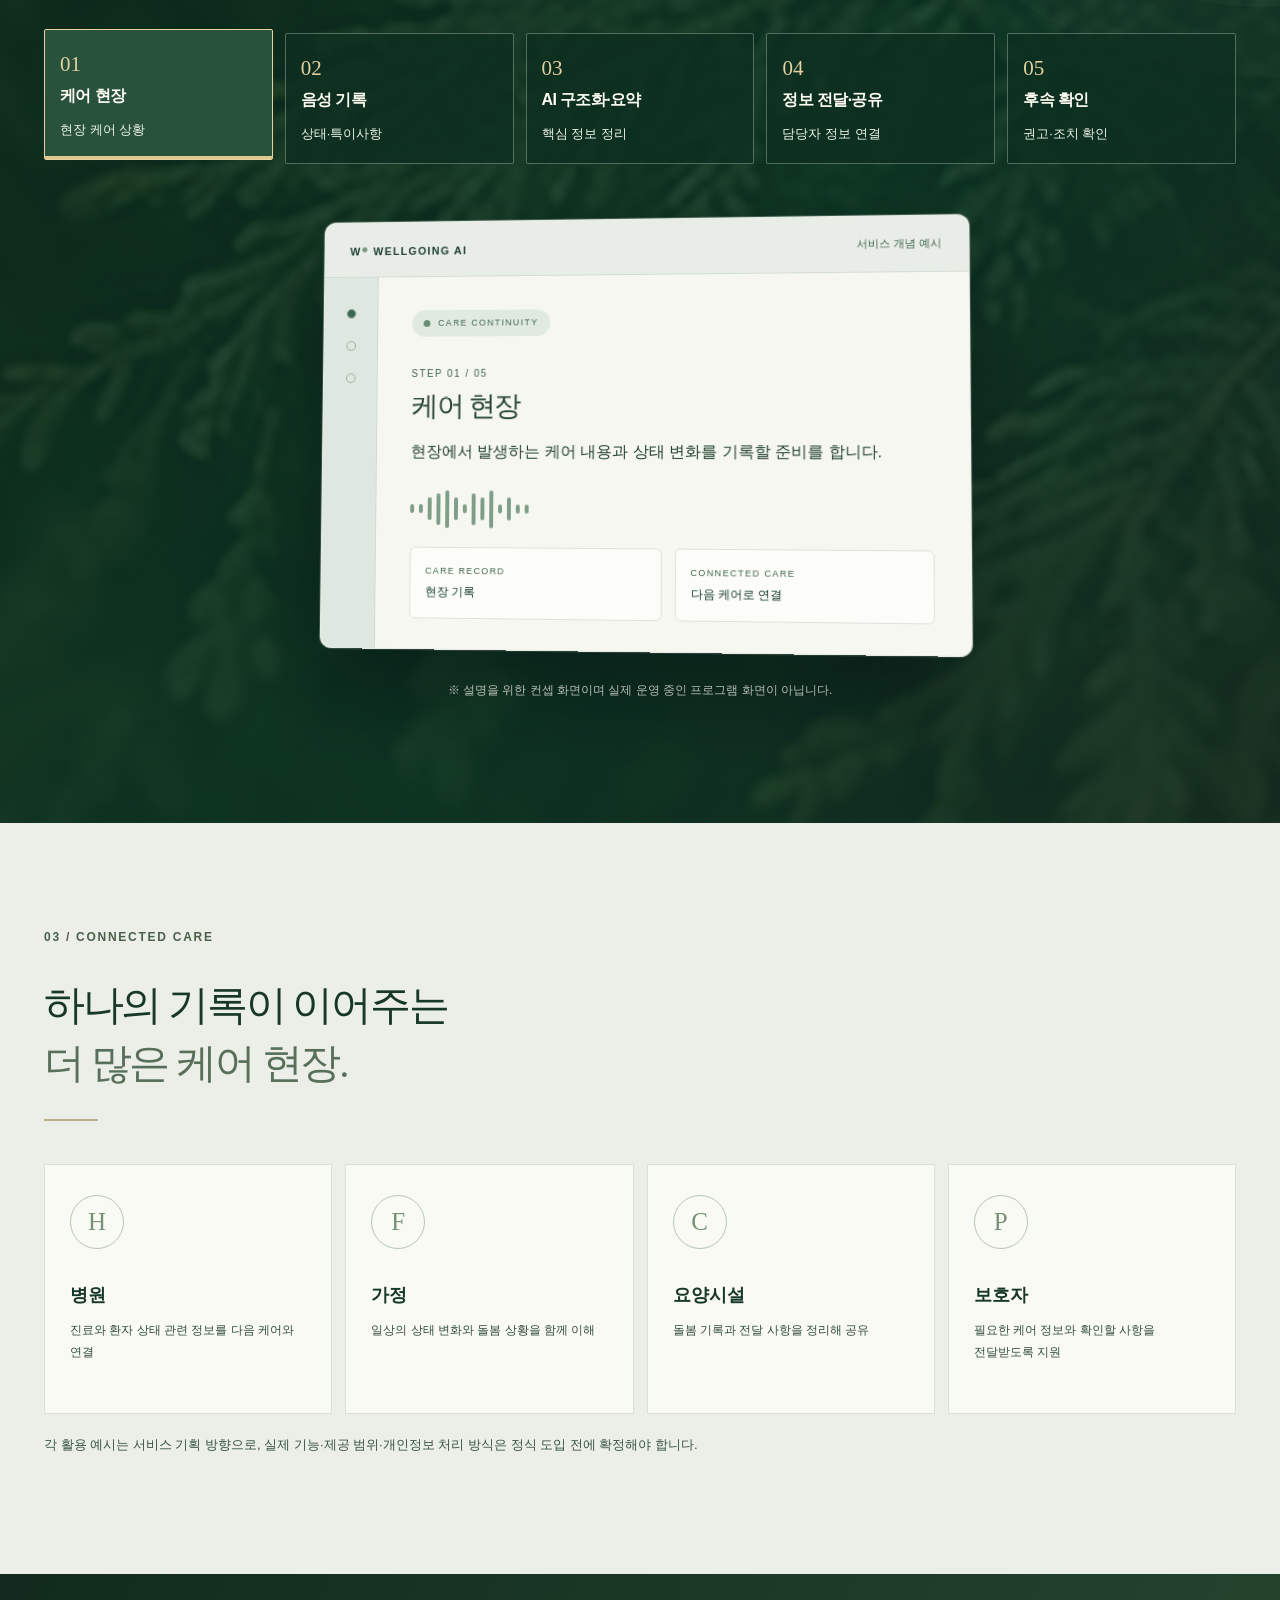
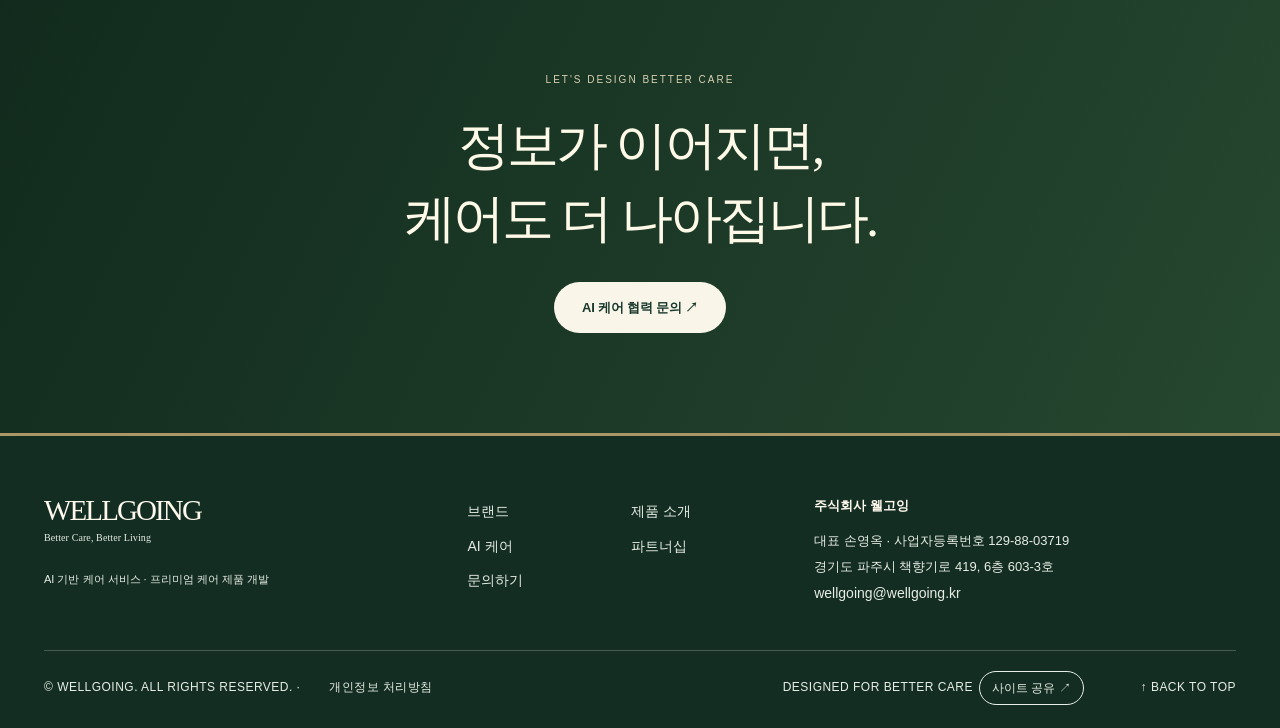
<file: ai-care.html>
<!DOCTYPE html>
<html lang="ko"><head><meta charset="utf-8"/><meta content="width=device-width,initial-scale=1" name="viewport"/><meta content="#f7f5ef" name="theme-color"/><meta name="description" content="장소와 돌봄 담당자가 바뀌어도 케어는 이어지도록. 음성 기록부터 AI 구조화·요약, 정보 공유까지."><title>AI 케어 서비스 | WELLGOING</title><link href="style.css" rel="stylesheet"/><link href="premium-v2.css" rel="stylesheet"/><link href="pages.css" rel="stylesheet"/><script defer="" src="content.js"></script><script defer="" src="published-overrides.js"></script><script defer="" src="content-bridge.js"></script><script defer="" src="script.js"></script><link href="premium-v4.css" rel="stylesheet"/><link rel="stylesheet" href="polish-v6.css"/><script defer src="polish-v6.js"></script><link rel="stylesheet" href="finish-v7.css"/><script defer src="finish-v7.js"></script><link rel="stylesheet" href="usability-v8.css"/><script defer src="usability-v8.js"></script><link rel="canonical" href="https://wellgoing-premium-v7.vercel.app/ai-care.html">
<meta property="og:type" content="website">
<meta property="og:site_name" content="WELLGOING">
<meta property="og:locale" content="ko_KR">
<meta property="og:title" content="AI 케어 서비스 | WELLGOING">
<meta property="og:description" content="장소와 돌봄 담당자가 바뀌어도 케어는 이어지도록. 음성 기록부터 AI 구조화·요약, 정보 공유까지.">
<meta property="og:url" content="https://wellgoing-premium-v7.vercel.app/ai-care.html">
<meta property="og:image" content="https://wellgoing-premium-v7.vercel.app/assets/wellgoing-og.jpg">
<meta property="og:image:secure_url" content="https://wellgoing-premium-v7.vercel.app/assets/wellgoing-og.jpg">
<meta property="og:image:width" content="1200">
<meta property="og:image:height" content="630">
<meta property="og:image:type" content="image/jpeg">
<meta property="og:image:alt" content="웰고잉 비채 바디쉴드 프리미엄 케어 이미지">
<meta name="twitter:card" content="summary_large_image">
<meta name="twitter:title" content="AI 케어 서비스 | WELLGOING">
<meta name="twitter:description" content="장소와 돌봄 담당자가 바뀌어도 케어는 이어지도록. 음성 기록부터 AI 구조화·요약, 정보 공유까지.">
<meta name="twitter:image" content="https://wellgoing-premium-v7.vercel.app/assets/wellgoing-og.jpg">
<link rel="apple-touch-icon" sizes="180x180" href="/apple-touch-icon.png">
<link rel="manifest" href="/site.webmanifest">
<link rel="icon" href="/favicon.svg" type="image/svg+xml">
<link rel="icon" type="image/png" sizes="32x32" href="/favicon-32.png">
<link rel="icon" type="image/png" sizes="16x16" href="/favicon-16.png">
<link rel="shortcut icon" href="/favicon.svg" type="image/svg+xml">
<link rel="stylesheet" href="/social-polish.css">
<script defer src="/social-share.js"></script>
</head><body class="inner-page page-ai-care"><a class="skip-link" href="#main">본문으로 바로가기</a><header class="site-header" id="top">
<div class="header-inner container-wide">
<a aria-label="웰고잉 홈" class="logo" href="index.html">
<span class="logo-name">WELLGOING</span>
<span class="logo-caption">Better Care, Better Living</span>
</a>
<nav aria-label="주 메뉴" class="desktop-nav">
<a data-nav="brand" href="brand.html">BRAND</a><a data-nav="products" href="products.html">PRODUCTS</a><a aria-current="page" data-nav="ai-care" href="ai-care.html">AI CARE</a><a data-nav="partnership" href="partnership.html">PARTNERSHIP</a>
</nav>
<div class="header-actions">
<a class="shop-link" href="https://smartstore.naver.com/sobisense" rel="noopener noreferrer" target="_blank">SHOP <span aria-hidden="true">↗</span></a>
<a class="header-contact" href="contact.html">문의하기 <span aria-hidden="true">↗</span></a>
<button aria-controls="mobileNav" aria-expanded="false" aria-label="메뉴 열기" class="nav-toggle" id="navToggle" type="button"><span></span><span></span></button>
</div>
</div>
<nav aria-label="모바일 메뉴" class="mobile-nav" hidden="" id="mobileNav">
<a href="brand.html">BRAND <span>브랜드 소개</span></a><a href="products.html">PRODUCTS <span>제품 소개</span></a><a href="ai-care.html">AI CARE <span>AI 케어 서비스</span></a><a href="partnership.html">PARTNERSHIP <span>비즈니스 협력</span></a><a href="contact.html">CONTACT <span>문의하기</span></a>
</nav>
</header><main id="main">
<section class="ai-inner-hero"><div class="container-wide ai-inner-grid"><div class="appear"><a class="inner-back" href="index.html">←   BACK TO HOME</a><p class="eyebrow light-eyebrow">WELLGOING / INTELLIGENT CARE</p><span class="hero-english">Care, Connected <i>by AI.</i></span><h1 data-edit="ai.headline">장소와 담당자가 바뀌어도,<br/>케어는 이어지도록.</h1><p data-edit="ai.description">음성으로 남긴 현장 기록을 AI로 구조화·요약하고,<br/>필요한 케어 정보를 다음 담당자에게 이어줍니다.</p><a class="button button-cream" href="#how">서비스 흐름 알아보기 ↘</a></div><div class="ai-hero-orbit"><div class="orbit-circle orbit-1"></div><div class="orbit-circle orbit-2"></div><div class="orbit-core">AI<span>CARE CONTINUITY</span></div><span class="orbit-node node1">HOSPITAL</span><span class="orbit-node node2">HOME</span><span class="orbit-node node3">CARE FACILITY</span><span class="orbit-node node4">FAMILY</span></div></div></section>
<section class="ai-problem"><div class="container-wide split-grid"><div><p class="eyebrow">01 / THE CHALLENGE</p><h2 class="section-title">돌봄의 자리는 바뀌어도,<br/><em>정보는 끊기지 않도록.</em></h2></div><div><p>병원, 가정, 요양시설 등 케어 환경이 바뀌면 중요한 상태 변화나 후속 조치 정보가 분산될 수 있습니다.</p><p>웰고잉은 현장의 기록을 필요한 사람에게 전달하고 공유할 수 있도록 지원하는 AI 케어 서비스를 개발합니다.</p></div></div></section>
<section class="ai-section interior-ai" id="how"><div class="container-wide"><div class="ai-head"><div><p class="eyebrow light-eyebrow">02 / HOW IT WORKS</p><h2 class="section-title">현장에서 다음 케어까지,<br/><em>다섯 단계로 연결.</em></h2></div><p>아래 단계를 선택해 서비스 흐름을 확인하세요.</p></div><div class="ai-layout"><div aria-label="AI 케어 프로세스 단계" class="ai-steps" role="tablist"><button aria-selected="true" class="ai-step active" data-step="0" role="tab" type="button"><span class="step-count">01</span><strong>케어 현장</strong><small>현장 케어 상황</small></button><button aria-selected="false" class="ai-step" data-step="1" role="tab" type="button"><span class="step-count">02</span><strong>음성 기록</strong><small>상태·특이사항</small></button><button aria-selected="false" class="ai-step" data-step="2" role="tab" type="button"><span class="step-count">03</span><strong>AI 구조화·요약</strong><small>핵심 정보 정리</small></button><button aria-selected="false" class="ai-step" data-step="3" role="tab" type="button"><span class="step-count">04</span><strong>정보 전달·공유</strong><small>담당자 정보 연결</small></button><button aria-selected="false" class="ai-step" data-step="4" role="tab" type="button"><span class="step-count">05</span><strong>후속 확인</strong><small>권고·조치 확인</small></button></div><div class="ai-demo"><div class="mock-app"><div class="mock-top"><span class="mock-logo">W<span>•</span> WELLGOING AI</span><span class="mock-preview">서비스 개념 예시</span></div><div class="mock-body"><div class="mock-sidebar"><span class="mock-dot active"></span><span class="mock-dot"></span><span class="mock-dot"></span></div><div class="mock-panel"><div class="mock-pill"><span class="live-dot"></span> CARE CONTINUITY</div><span class="mock-no" id="aiMockNo">STEP 01 / 05</span><h3 id="aiMockTitle">케어 현장</h3><p id="aiMockText">현장에서 발생하는 케어 내용과 상태 변화를 기록할 준비를 합니다.</p><div class="mock-waves"><span></span><span></span><span></span><span></span><span></span><span></span><span></span><span></span><span></span><span></span><span></span><span></span><span></span><span></span></div><div class="mock-cards"><div><span>CARE RECORD</span><b>현장 기록</b></div><div><span>CONNECTED CARE</span><b>다음 케어로 연결</b></div></div></div></div></div><p class="demo-note">※ 설명을 위한 컨셉 화면이며 실제 운영 중인 프로그램 화면이 아닙니다.</p></div></div></div></section>
<section class="ai-audience"><div class="container-wide"><div class="section-top"><div><p class="eyebrow">03 / CONNECTED CARE</p><h2 class="section-title">하나의 기록이 이어주는<br/><em>더 많은 케어 현장.</em></h2></div></div><div class="audience-grid"><article><span>H</span><strong>병원</strong><p>진료와 환자 상태 관련 정보를 다음 케어와 연결</p></article><article><span>F</span><strong>가정</strong><p>일상의 상태 변화와 돌봄 상황을 함께 이해</p></article><article><span>C</span><strong>요양시설</strong><p>돌봄 기록과 전달 사항을 정리해 공유</p></article><article><span>P</span><strong>보호자</strong><p>필요한 케어 정보와 확인할 사항을 전달받도록 지원</p></article></div><p class="small-note">각 활용 예시는 서비스 기획 방향으로, 실제 기능·제공 범위·개인정보 처리 방식은 정식 도입 전에 확정해야 합니다.</p></div></section>
<section class="inner-endcap"><div class="container-wide"><span>LET'S DESIGN BETTER CARE</span><h2>정보가 이어지면,<br/>케어도 더 나아집니다.</h2><a class="button button-cream" href="contact.html">AI 케어 협력 문의 ↗</a></div></section></main><footer class="site-footer"><div class="container-wide footer-grid"><div><a class="logo footer-logo" href="index.html"><span class="logo-name">WELLGOING</span><span class="logo-caption">Better Care, Better Living</span></a><p>AI 기반 케어 서비스 · 프리미엄 케어 제품 개발</p></div><div class="footer-links"><a href="brand.html">브랜드</a><a href="products.html">제품 소개</a><a href="ai-care.html">AI 케어</a><a href="partnership.html">파트너십</a><a href="contact.html">문의하기</a></div><div class="footer-company"><strong>주식회사 웰고잉</strong><span>대표 손영옥 · 사업자등록번호 129-88-03719</span><span>경기도 파주시 책향기로 419, 6층 603-3호</span><a href="mailto:wellgoing@wellgoing.kr">wellgoing@wellgoing.kr</a></div></div><div class="container-wide footer-bottom"><span>© WELLGOING. ALL RIGHTS RESERVED. · <a href="privacy.html">개인정보 처리방침</a></span><span>DESIGNED FOR BETTER CARE <button class="wg-native-share" type="button" aria-label="현재 페이지 링크 공유하기">사이트 공유 ↗</button><span class="wg-native-share-status" role="status" aria-live="polite"></span> <a aria-label="페이지 맨 위로" href="#top">↑ BACK TO TOP</a></span></div></footer></body></html>
</file>
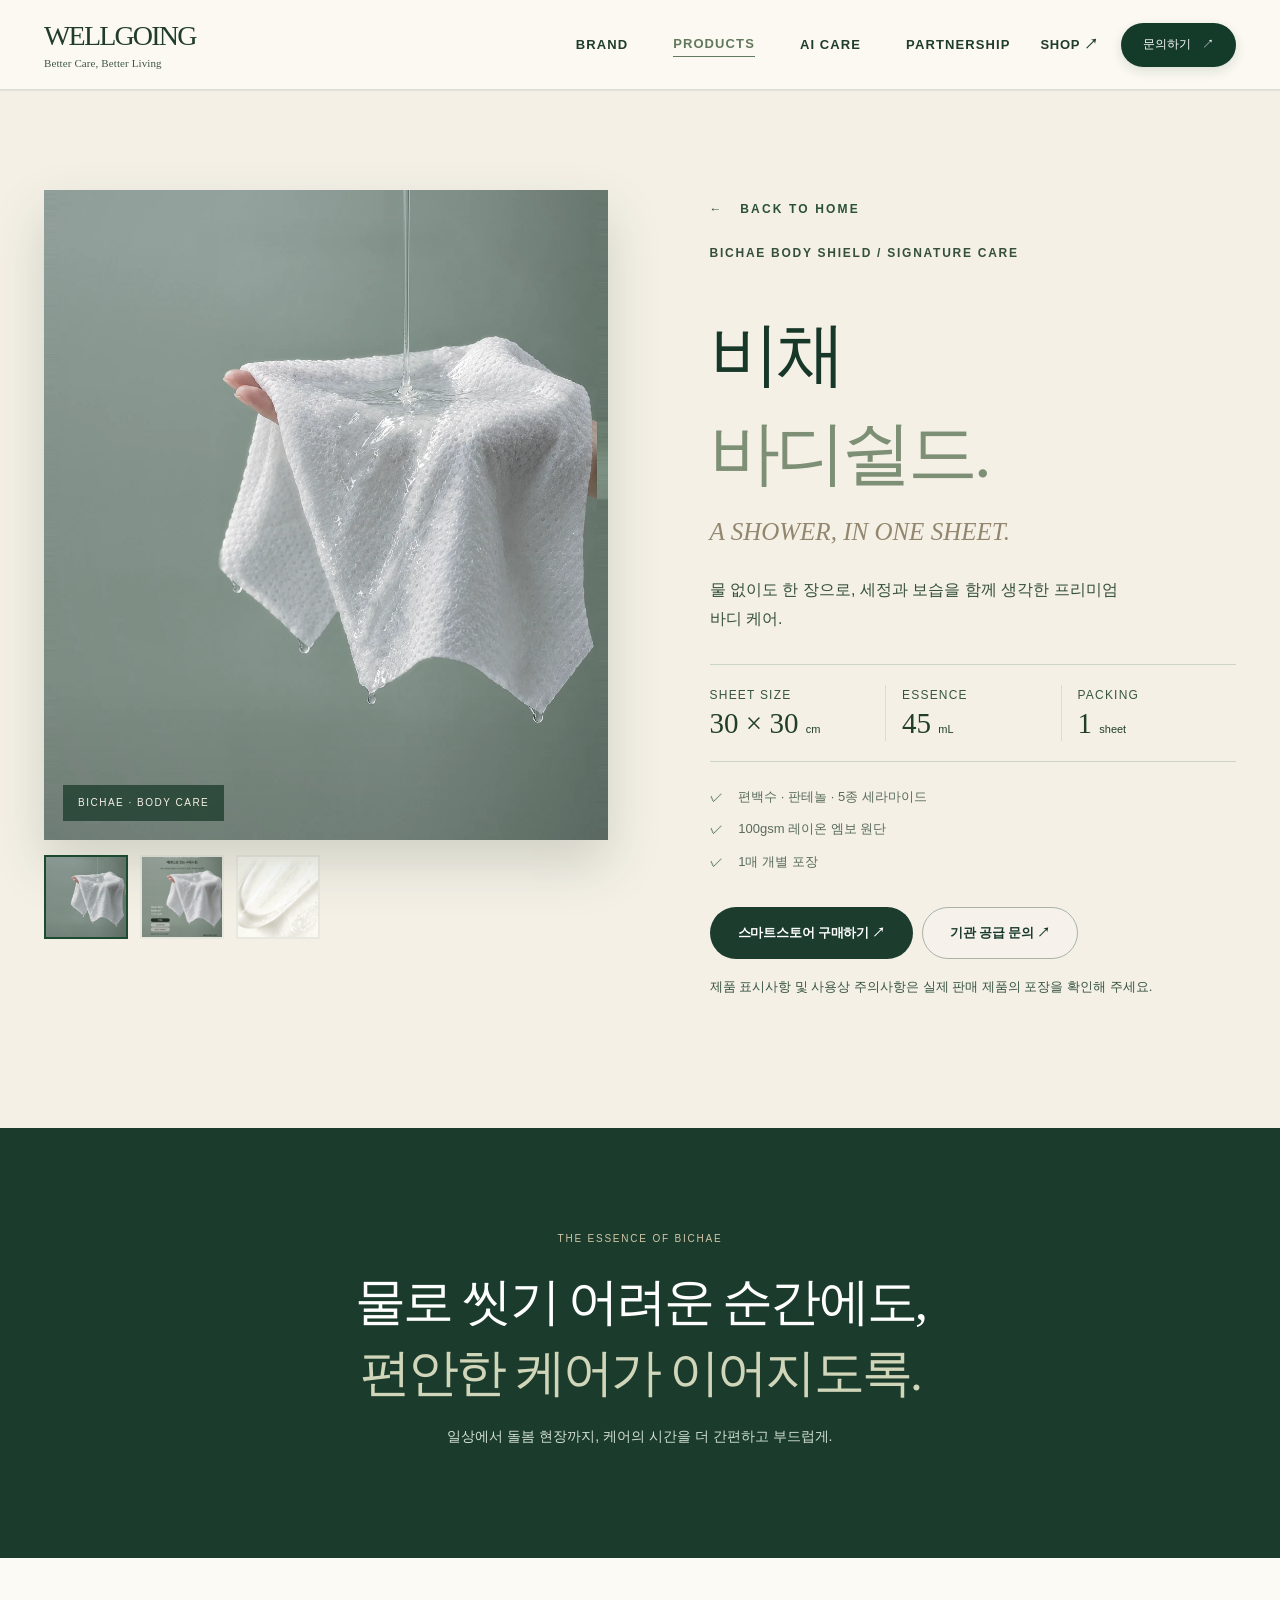
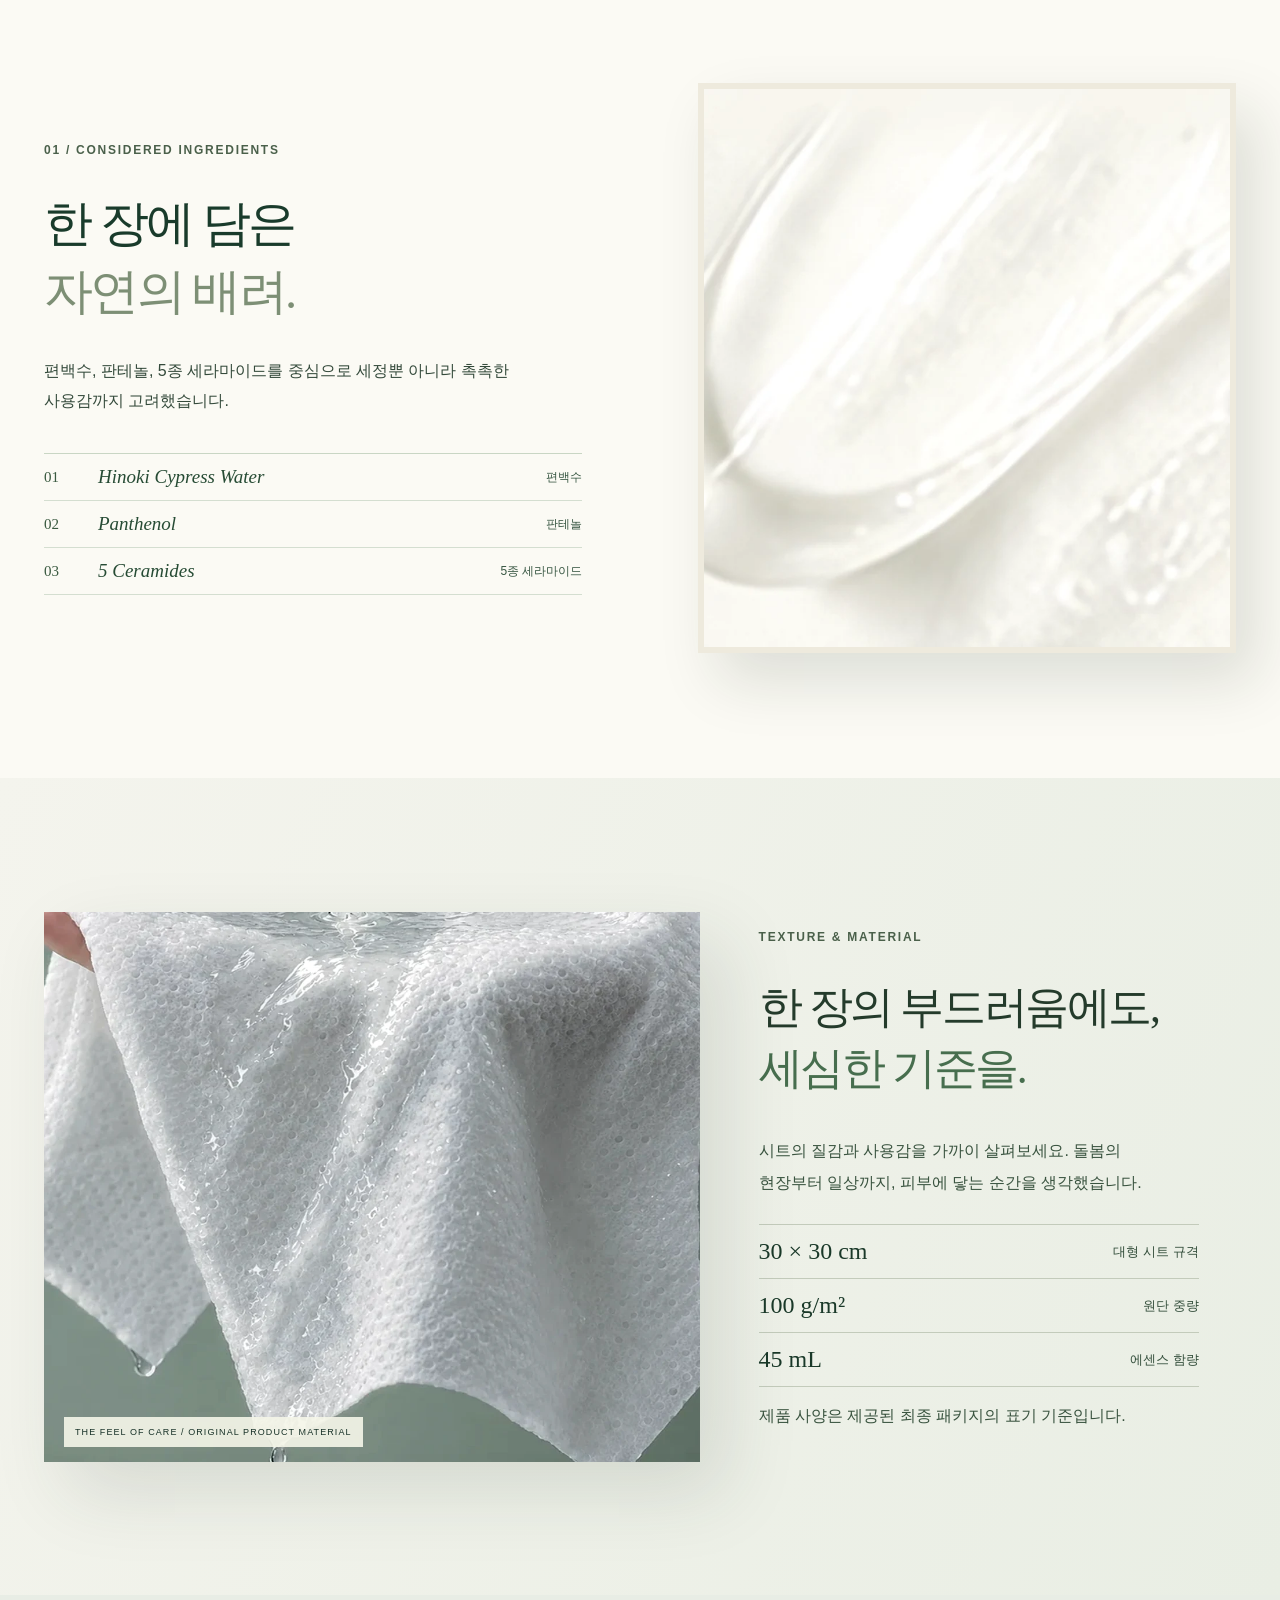
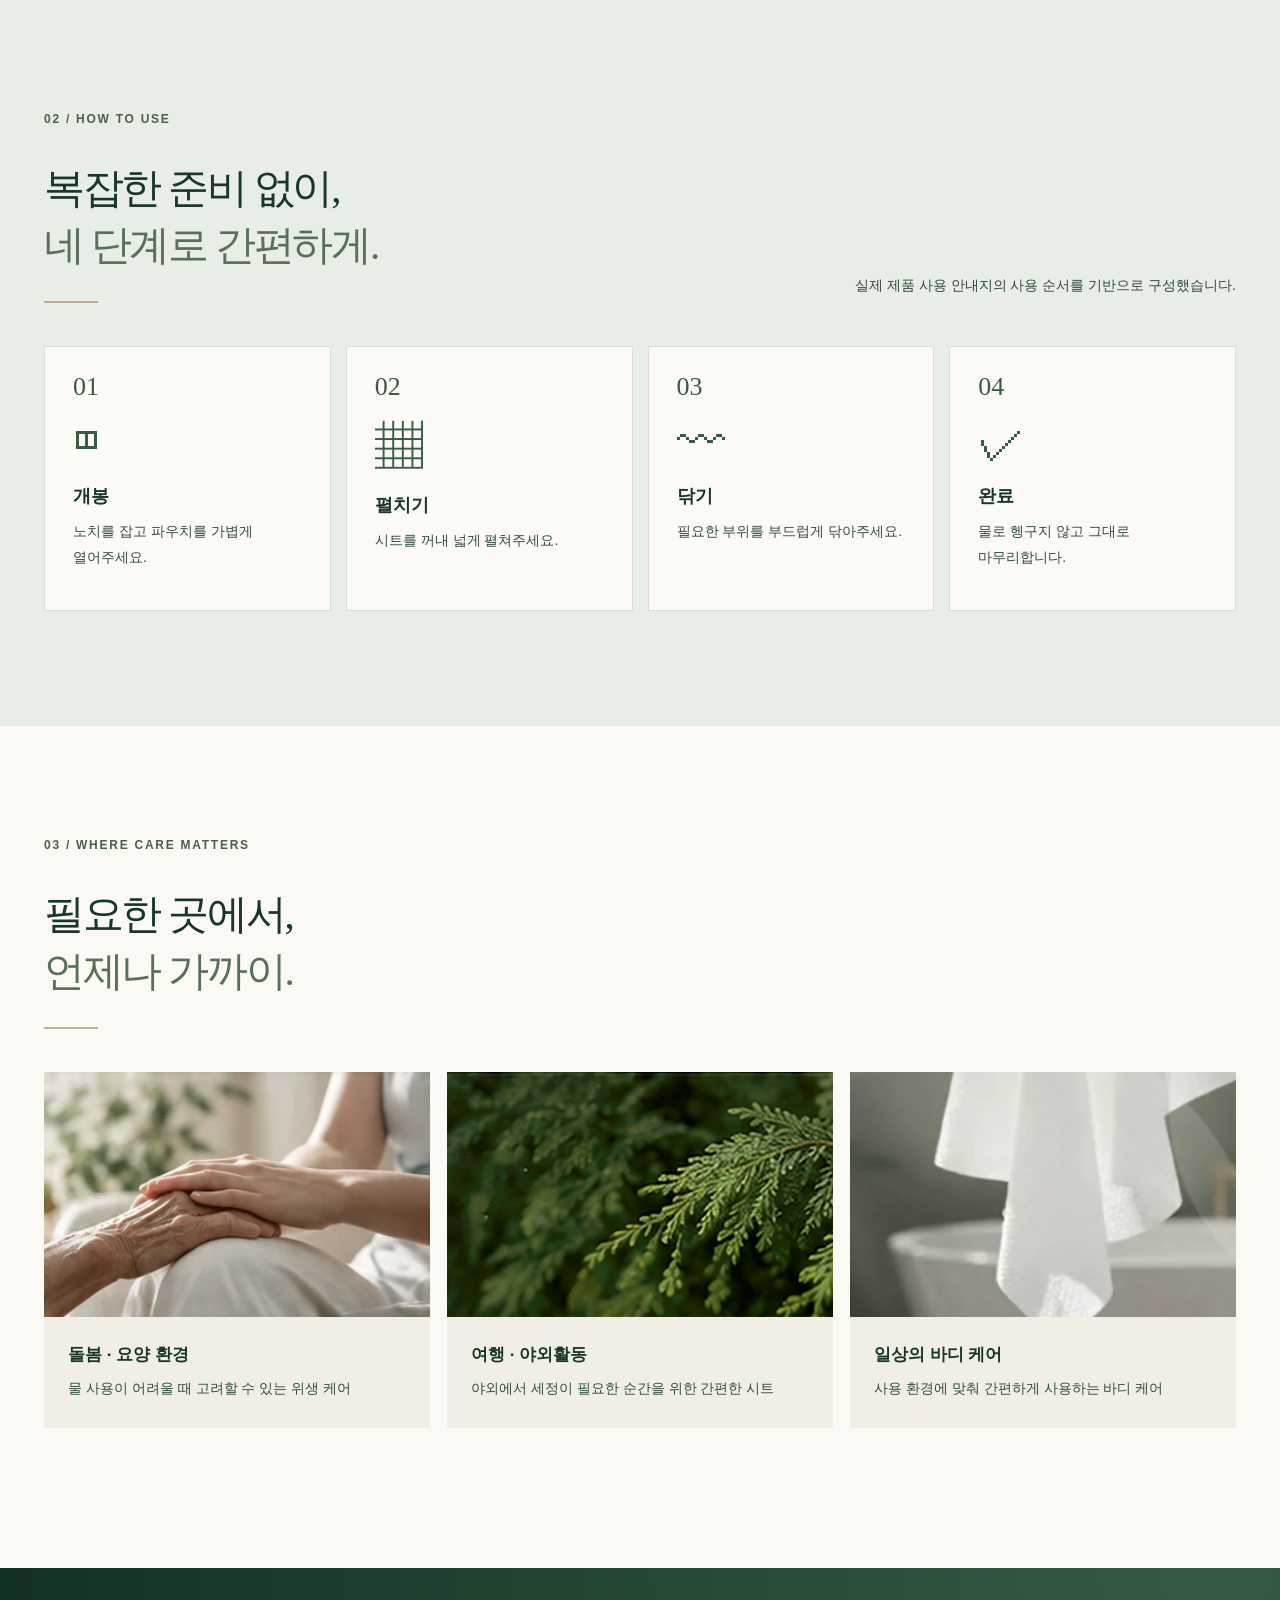
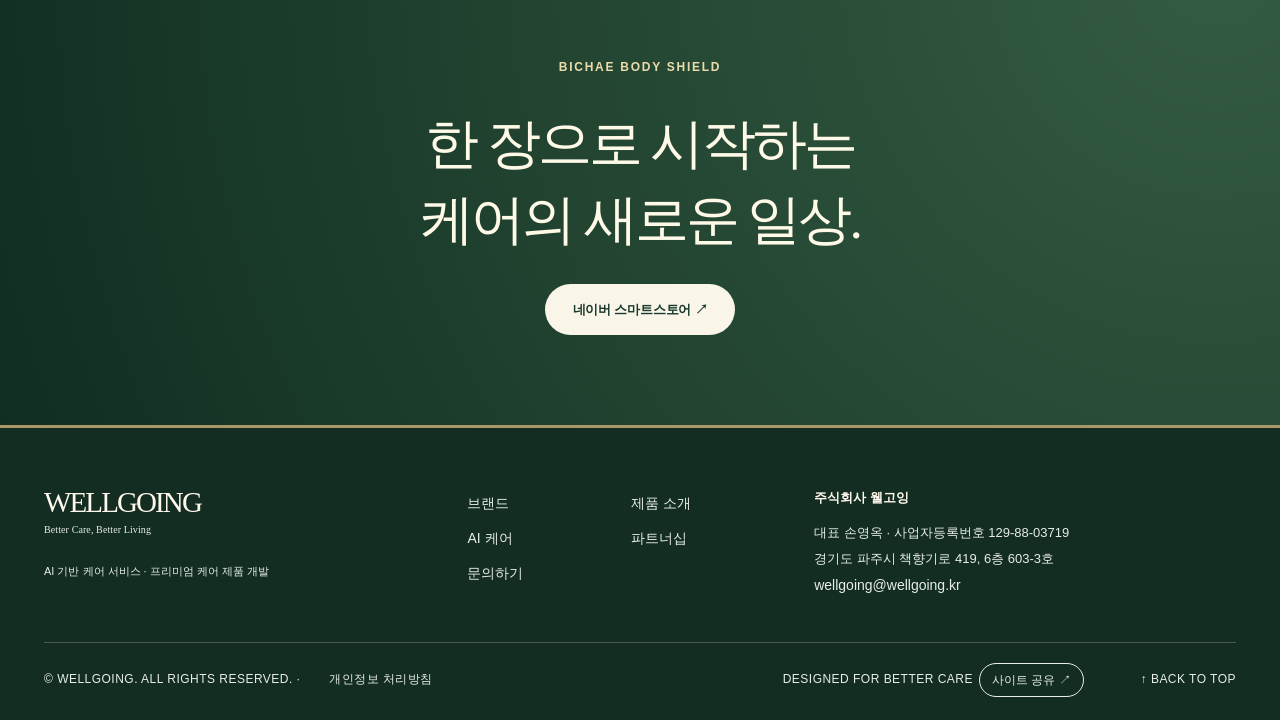
<file: body-shield.html>
<!DOCTYPE html>

<html lang="ko"><head><meta charset="utf-8"/><meta content="width=device-width,initial-scale=1" name="viewport"/><meta content="#f7f5ef" name="theme-color"/><meta name="description" content="물 없이 간편하게 사용하는 프리미엄 바디 세정·보습 시트. 제품 특징, 성분, 사용 방법을 살펴보세요."><title>비채 바디쉴드 | WELLGOING</title><link href="style.css" rel="stylesheet"/><link href="premium-v2.css" rel="stylesheet"/><link href="pages.css" rel="stylesheet"/><script defer="" src="content.js"></script><script defer="" src="published-overrides.js"></script><script defer="" src="content-bridge.js"></script><script defer="" src="script.js"></script><link href="premium-v4.css" rel="stylesheet"/><link rel="stylesheet" href="polish-v6.css"/><script defer src="polish-v6.js"></script><link rel="stylesheet" href="finish-v7.css"/><script defer src="finish-v7.js"></script><link rel="stylesheet" href="usability-v8.css"/><script defer src="usability-v8.js"></script><link rel="canonical" href="https://wellgoing-premium-v7.vercel.app/body-shield.html">
<meta property="og:type" content="website">
<meta property="og:site_name" content="WELLGOING">
<meta property="og:locale" content="ko_KR">
<meta property="og:title" content="비채 바디쉴드 | 프리미엄 샤워시트">
<meta property="og:description" content="물 없이 간편하게 사용하는 프리미엄 바디 세정·보습 시트. 제품 특징, 성분, 사용 방법을 살펴보세요.">
<meta property="og:url" content="https://wellgoing-premium-v7.vercel.app/body-shield.html">
<meta property="og:image" content="https://wellgoing-premium-v7.vercel.app/assets/wellgoing-og.jpg">
<meta property="og:image:secure_url" content="https://wellgoing-premium-v7.vercel.app/assets/wellgoing-og.jpg">
<meta property="og:image:width" content="1200">
<meta property="og:image:height" content="630">
<meta property="og:image:type" content="image/jpeg">
<meta property="og:image:alt" content="웰고잉 비채 바디쉴드 프리미엄 케어 이미지">
<meta name="twitter:card" content="summary_large_image">
<meta name="twitter:title" content="비채 바디쉴드 | 프리미엄 샤워시트">
<meta name="twitter:description" content="물 없이 간편하게 사용하는 프리미엄 바디 세정·보습 시트. 제품 특징, 성분, 사용 방법을 살펴보세요.">
<meta name="twitter:image" content="https://wellgoing-premium-v7.vercel.app/assets/wellgoing-og.jpg">
<link rel="apple-touch-icon" sizes="180x180" href="/apple-touch-icon.png">
<link rel="manifest" href="/site.webmanifest">
<link rel="icon" href="/favicon.svg" type="image/svg+xml">
<link rel="icon" type="image/png" sizes="32x32" href="/favicon-32.png">
<link rel="icon" type="image/png" sizes="16x16" href="/favicon-16.png">
<link rel="shortcut icon" href="/favicon.svg" type="image/svg+xml">
<link rel="stylesheet" href="/social-polish.css">
<script defer src="/social-share.js"></script>
</head><body class="inner-page page-body-shield"><a class="skip-link" href="#main">본문으로 바로가기</a><header class="site-header" id="top">
<div class="header-inner container-wide">
<a aria-label="웰고잉 홈" class="logo" href="index.html">
<span class="logo-name">WELLGOING</span>
<span class="logo-caption">Better Care, Better Living</span>
</a>
<nav aria-label="주 메뉴" class="desktop-nav">
<a data-nav="brand" href="brand.html">BRAND</a><a aria-current="page" data-nav="products" href="products.html">PRODUCTS</a><a data-nav="ai-care" href="ai-care.html">AI CARE</a><a data-nav="partnership" href="partnership.html">PARTNERSHIP</a>
</nav>
<div class="header-actions">
<a class="shop-link" href="https://smartstore.naver.com/sobisense" rel="noopener noreferrer" target="_blank">SHOP <span aria-hidden="true">↗</span></a>
<a class="header-contact" href="contact.html">문의하기 <span aria-hidden="true">↗</span></a>
<button aria-controls="mobileNav" aria-expanded="false" aria-label="메뉴 열기" class="nav-toggle" id="navToggle" type="button"><span></span><span></span></button>
</div>
</div>
<nav aria-label="모바일 메뉴" class="mobile-nav" hidden="" id="mobileNav">
<a href="brand.html">BRAND <span>브랜드 소개</span></a><a href="products.html">PRODUCTS <span>제품 소개</span></a><a href="ai-care.html">AI CARE <span>AI 케어 서비스</span></a><a href="partnership.html">PARTNERSHIP <span>비즈니스 협력</span></a><a href="contact.html">CONTACT <span>문의하기</span></a>
</nav>
</header><main id="main">
<section class="product-detail-hero"><div class="container-wide product-detail-layout"><div class="product-detail-gallery"><div class="gallery-main"><img alt="비채 바디쉴드 물에 적신 프리미엄 샤워시트 실제 사진" data-asset-key="body" id="body-gallery-image" src="assets/body-sheet.webp"/><span class="gallery-stamp">BICHAE · BODY CARE</span></div><div class="gallery-thumbs"><button aria-label="샤워시트 사진 보기" aria-pressed="true" class="gallery-thumb active" data-gallery-alt="샤워시트 사용 사진" data-gallery-image="assets/body-sheet.webp" type="button"><img alt="샤워시트" src="assets/body-sheet.webp"/></button><button aria-label="패키지 사진 보기" aria-pressed="false" class="gallery-thumb" data-gallery-alt="비채 바디쉴드 실제 패키지 인쇄 디자인" data-gallery-image="assets/authentic-package-front.webp" type="button"><img alt="패키지 원본 인쇄 시안" src="assets/authentic-package-front.webp"/></button><button aria-label="에센스 질감 사진 보기" aria-pressed="false" class="gallery-thumb" data-gallery-alt="세럼 텍스처 이미지" data-gallery-image="assets/serum-texture.webp" type="button"><img alt="텍스처" src="assets/serum-texture.webp"/></button></div></div><div class="product-detail-copy appear"><a class="inner-back" href="index.html">←   BACK TO HOME</a><p class="eyebrow">BICHAE BODY SHIELD / SIGNATURE CARE</p><h1>비채<br/><em>바디쉴드.</em></h1><span class="product-latin">A SHOWER, IN ONE SHEET.</span><p data-edit="bodyLead">물 없이도 한 장으로, 세정과 보습을 함께 생각한 프리미엄 바디 케어.</p><div class="product-spec-grid"><div><small>SHEET SIZE</small><strong>30 × 30 <sup>cm</sup></strong></div><div><small>ESSENCE</small><strong>45 <sup>mL</sup></strong></div><div><small>PACKING</small><strong>1 <sup>sheet</sup></strong></div></div><div class="detail-bullet"><span>✓</span> 편백수 · 판테놀 · 5종 세라마이드</div><div class="detail-bullet"><span>✓</span> 100gsm 레이온 엠보 원단</div><div class="detail-bullet"><span>✓</span> 1매 개별 포장</div><div class="detail-action"><a class="button button-solid" href="https://smartstore.naver.com/sobisense" rel="noopener noreferrer" target="_blank">스마트스토어 구매하기 ↗</a><a class="button button-line" href="contact.html">기관 공급 문의 ↗</a></div><small class="fine-print">제품 표시사항 및 사용상 주의사항은 실제 판매 제품의 포장을 확인해 주세요.</small></div></div></section>
<section class="detail-statement"><div class="container-wide"><span>THE ESSENCE OF BICHAE</span><h2>물로 씻기 어려운 순간에도,<br/><em>편안한 케어가 이어지도록.</em></h2><p>일상에서 돌봄 현장까지, 케어의 시간을 더 간편하고 부드럽게.</p></div></section>
<section class="editorial-split ingredient-split"><div class="container-wide split-grid"><div class="split-copy"><p class="eyebrow">01 / CONSIDERED INGREDIENTS</p><h2>한 장에 담은<br/><em>자연의 배려.</em></h2><p>편백수, 판테놀, 5종 세라마이드를 중심으로 세정뿐 아니라 촉촉한 사용감까지 고려했습니다.</p><div class="ingredient-list"><div><b>01</b><span>Hinoki Cypress Water</span><small>편백수</small></div><div><b>02</b><span>Panthenol</span><small>판테놀</small></div><div><b>03</b><span>5 Ceramides</span><small>5종 세라마이드</small></div></div></div><div class="split-image"><img alt="샤워시트의 성분과 촉촉한 사용감을 연상시키는 소재 사진" src="assets/serum-texture.webp"/></div></div></section>
<section aria-labelledby="fabric-title" class="v4-fabric-section">
<div class="container-wide v4-fabric-layout">
<div class="v4-fabric-photo"><img alt="비채 바디쉴드 실제 원단 사진에서 확대한 촉촉한 엠보 질감" loading="lazy" src="assets/material-macro.webp"/><span>THE FEEL OF CARE / ORIGINAL PRODUCT MATERIAL</span></div>
<div class="v4-fabric-copy"><p class="eyebrow">TEXTURE &amp; MATERIAL</p><h2 id="fabric-title">한 장의 부드러움에도,<br/><em>세심한 기준을.</em></h2><p>시트의 질감과 사용감을 가까이 살펴보세요. 돌봄의 현장부터 일상까지, 피부에 닿는 순간을 생각했습니다.</p><div class="v4-fabric-facts"><div><strong>30 × 30 cm</strong><span>대형 시트 규격</span></div><div><strong>100 g/m²</strong><span>원단 중량</span></div><div><strong>45 mL</strong><span>에센스 함량</span></div></div><p class="v4-source-note">제품 사양은 제공된 최종 패키지의 표기 기준입니다.</p></div>
</div>
</section><section class="steps-light"><div class="container-wide"><div class="section-top"><div><p class="eyebrow">02 / HOW TO USE</p><h2 class="section-title">복잡한 준비 없이,<br/><em>네 단계로 간편하게.</em></h2></div><p>실제 제품 사용 안내지의 사용 순서를 기반으로 구성했습니다.</p></div><div class="use-steps"><div><b>01</b><span>◫</span><h3>개봉</h3><p>노치를 잡고 파우치를 가볍게 열어주세요.</p></div><div><b>02</b><span>▦</span><h3>펼치기</h3><p>시트를 꺼내 넓게 펼쳐주세요.</p></div><div><b>03</b><span>〰</span><h3>닦기</h3><p>필요한 부위를 부드럽게 닦아주세요.</p></div><div><b>04</b><span>✓</span><h3>완료</h3><p>물로 헹구지 않고 그대로 마무리합니다.</p></div></div></div></section>
<section class="usage-gallery"><div class="container-wide"><div class="section-top"><div><p class="eyebrow">03 / WHERE CARE MATTERS</p><h2 class="section-title">필요한 곳에서,<br/><em>언제나 가까이.</em></h2></div></div><div class="usage-cards"><article><img alt="돌봄 현장 이미지" src="assets/care-hands-concept.webp"/><strong>돌봄 · 요양 환경</strong><p>물 사용이 어려울 때 고려할 수 있는 위생 케어</p></article><article><img alt="자연의 이미지" src="assets/hinoki-forest.webp"/><strong>여행 · 야외활동</strong><p>야외에서 세정이 필요한 순간을 위한 간편한 시트</p></article><article><img alt="샤워시트 연출" src="assets/body-drape.webp"/><strong>일상의 바디 케어</strong><p>사용 환경에 맞춰 간편하게 사용하는 바디 케어</p></article></div></div></section>
<section class="detail-final"><div class="container-wide"><p class="eyebrow light-eyebrow">BICHAE BODY SHIELD</p><h2>한 장으로 시작하는<br/>케어의 새로운 일상.</h2><a class="button button-cream" href="https://smartstore.naver.com/sobisense" rel="noopener noreferrer" target="_blank">네이버 스마트스토어 ↗</a></div></section></main><footer class="site-footer"><div class="container-wide footer-grid"><div><a class="logo footer-logo" href="index.html"><span class="logo-name">WELLGOING</span><span class="logo-caption">Better Care, Better Living</span></a><p>AI 기반 케어 서비스 · 프리미엄 케어 제품 개발</p></div><div class="footer-links"><a href="brand.html">브랜드</a><a href="products.html">제품 소개</a><a href="ai-care.html">AI 케어</a><a href="partnership.html">파트너십</a><a href="contact.html">문의하기</a></div><div class="footer-company"><strong>주식회사 웰고잉</strong><span>대표 손영옥 · 사업자등록번호 129-88-03719</span><span>경기도 파주시 책향기로 419, 6층 603-3호</span><a href="mailto:wellgoing@wellgoing.kr">wellgoing@wellgoing.kr</a></div></div><div class="container-wide footer-bottom"><span>© WELLGOING. ALL RIGHTS RESERVED. · <a href="privacy.html">개인정보 처리방침</a></span><span>DESIGNED FOR BETTER CARE <button class="wg-native-share" type="button" aria-label="현재 페이지 링크 공유하기">사이트 공유 ↗</button><span class="wg-native-share-status" role="status" aria-live="polite"></span> <a aria-label="페이지 맨 위로" href="#top">↑ BACK TO TOP</a></span></div></footer></body></html>
</file>
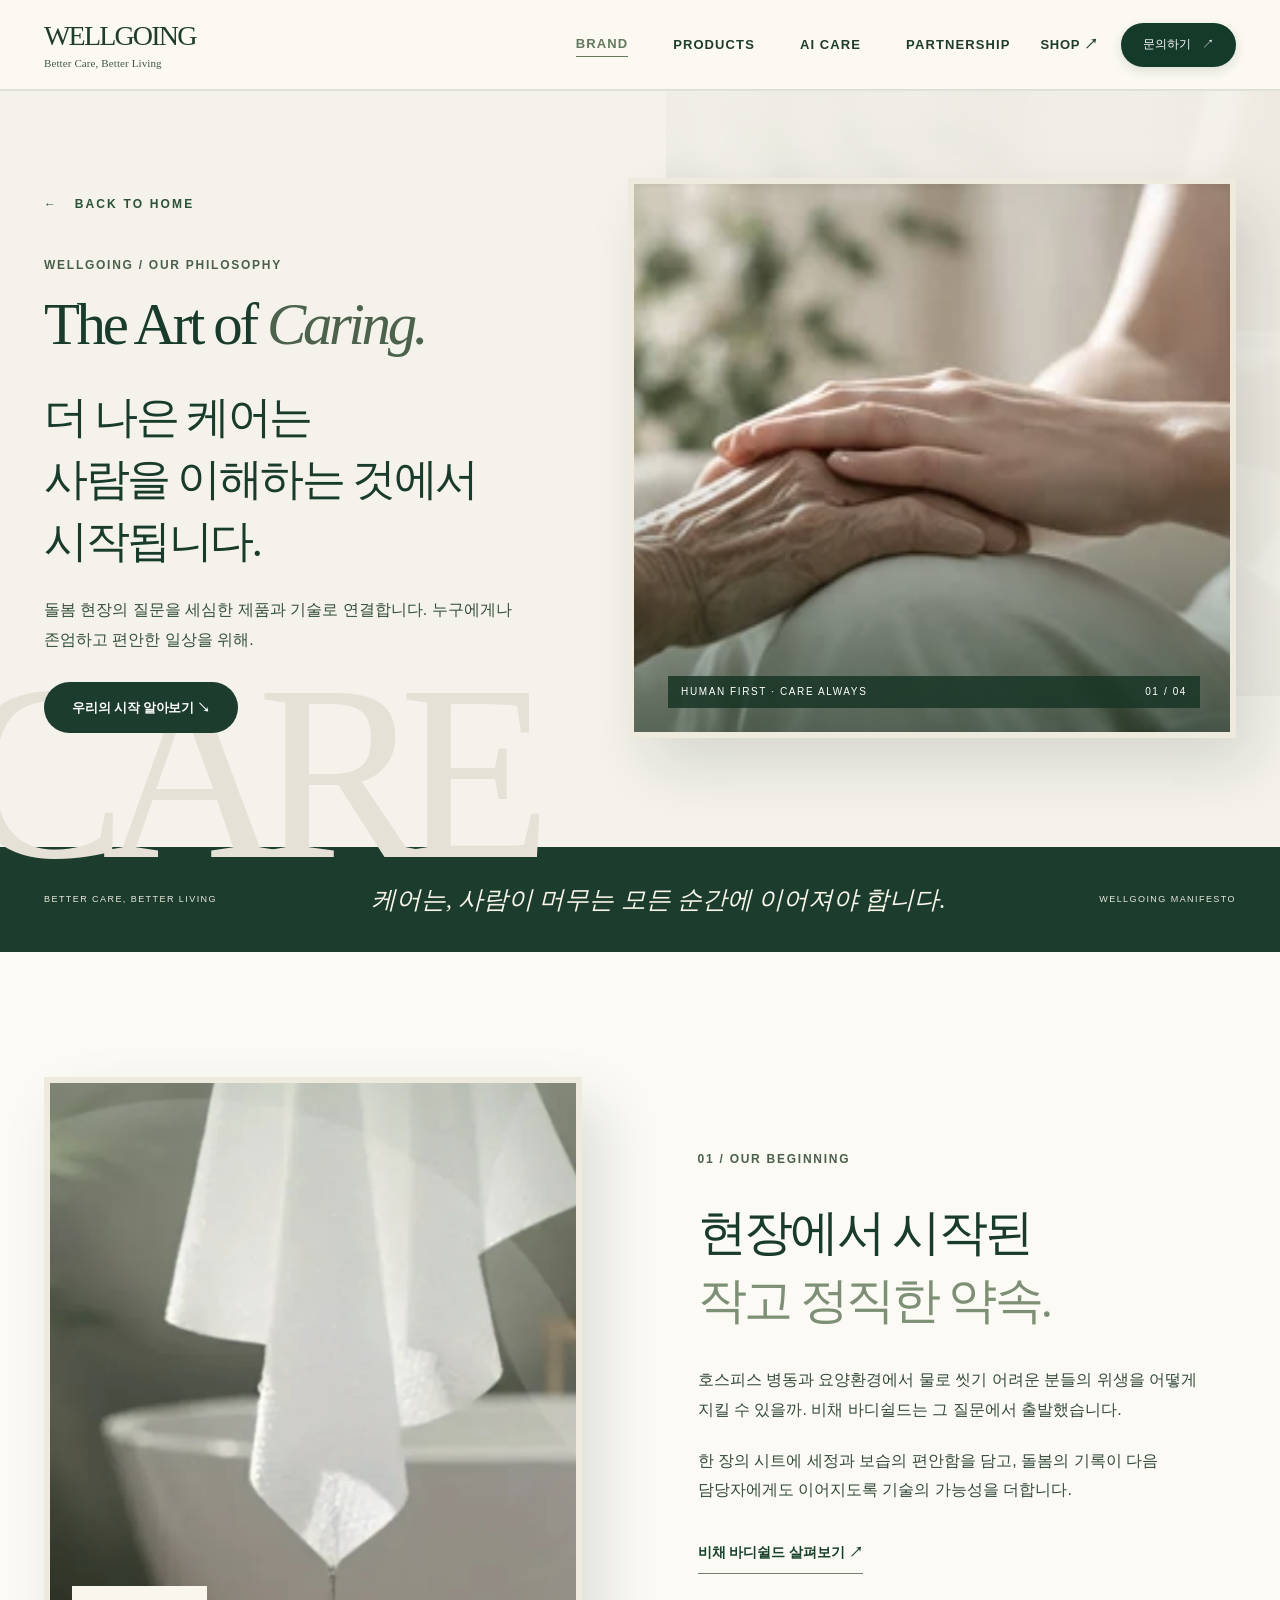
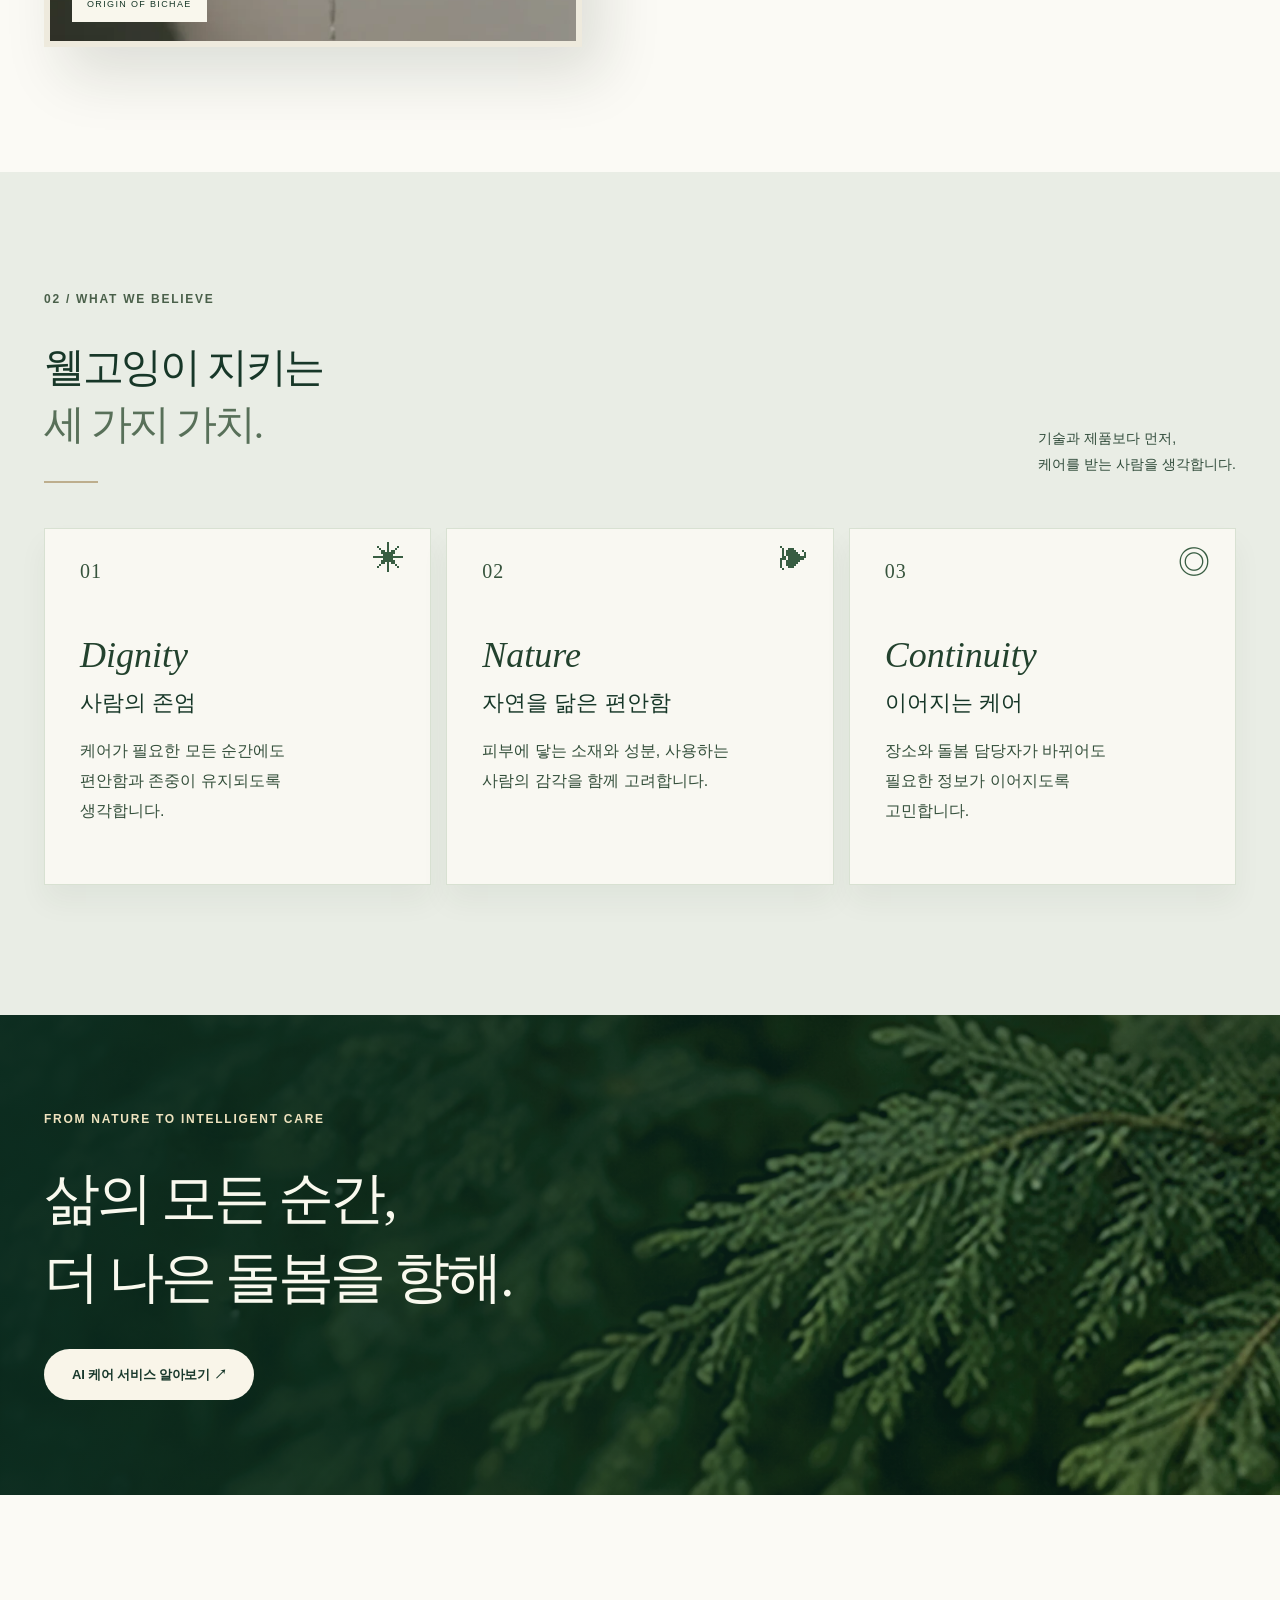
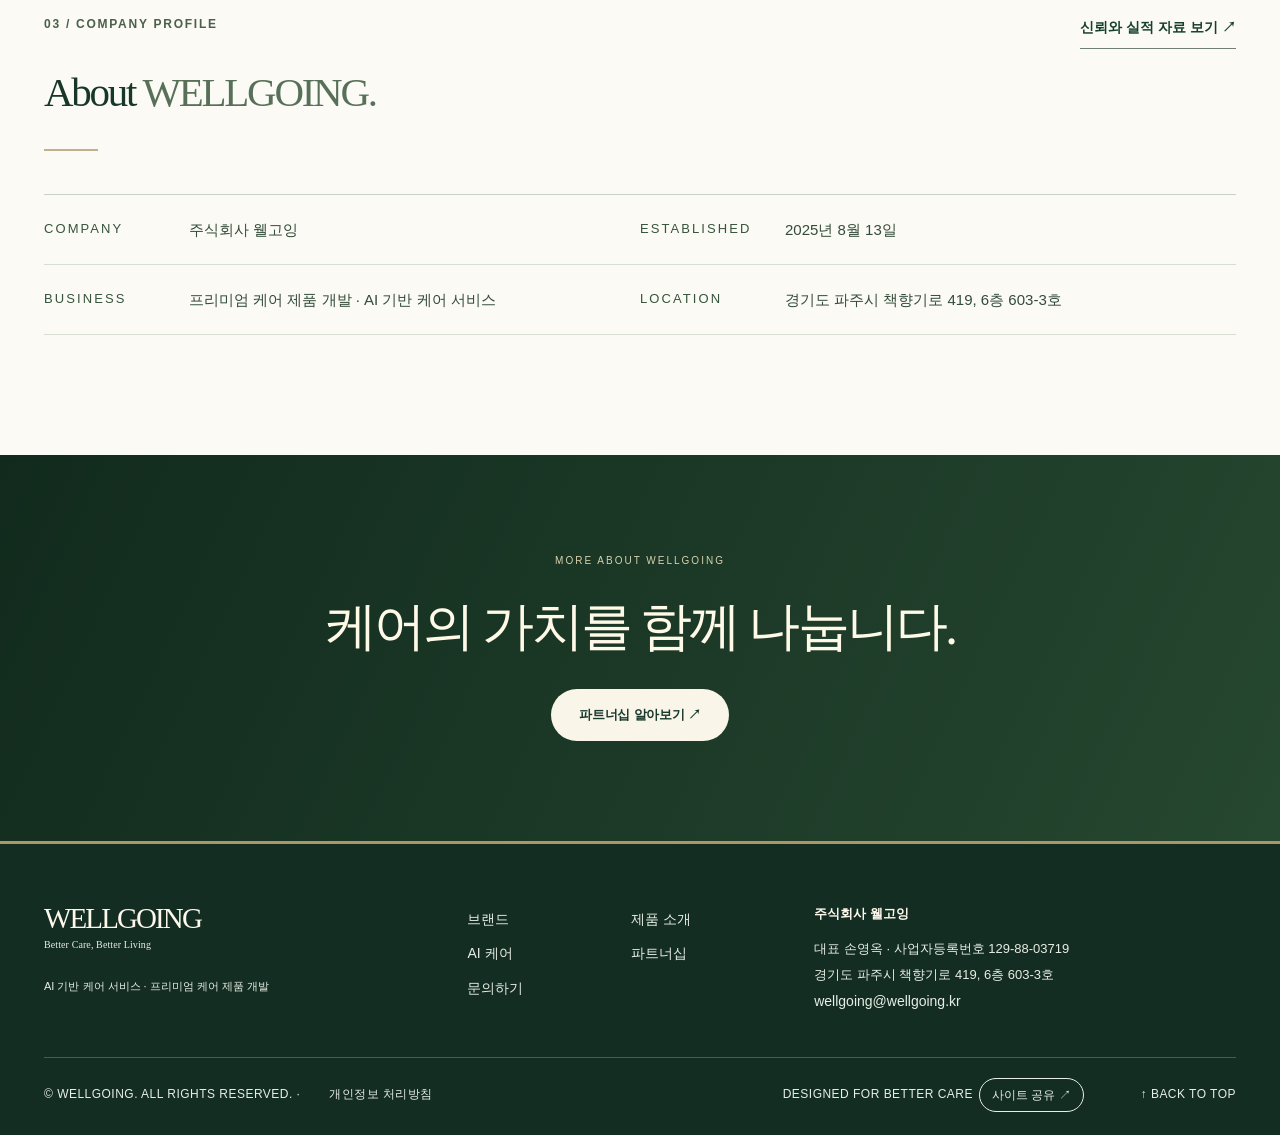
<file: brand.html>
<!DOCTYPE html>
<html lang="ko"><head><meta charset="utf-8"/><meta content="width=device-width,initial-scale=1" name="viewport"/><meta content="#f7f5ef" name="theme-color"/><meta name="description" content="현장에서 시작된 작은 배려. 사람의 존엄과 편안함을 생각하는 웰고잉의 케어 철학을 소개합니다."><title>브랜드 스토리 | WELLGOING</title><link href="style.css" rel="stylesheet"/><link href="premium-v2.css" rel="stylesheet"/><link href="pages.css" rel="stylesheet"/><script defer="" src="content.js"></script><script defer="" src="published-overrides.js"></script><script defer="" src="content-bridge.js"></script><script defer="" src="script.js"></script><link href="premium-v4.css" rel="stylesheet"/><link rel="stylesheet" href="polish-v6.css"/><script defer src="polish-v6.js"></script><link rel="stylesheet" href="finish-v7.css"/><script defer src="finish-v7.js"></script><link rel="stylesheet" href="usability-v8.css"/><script defer src="usability-v8.js"></script><link rel="canonical" href="https://wellgoing-premium-v7.vercel.app/brand.html">
<meta property="og:type" content="website">
<meta property="og:site_name" content="WELLGOING">
<meta property="og:locale" content="ko_KR">
<meta property="og:title" content="웰고잉 브랜드 스토리 | WELLGOING">
<meta property="og:description" content="현장에서 시작된 작은 배려. 사람의 존엄과 편안함을 생각하는 웰고잉의 케어 철학을 소개합니다.">
<meta property="og:url" content="https://wellgoing-premium-v7.vercel.app/brand.html">
<meta property="og:image" content="https://wellgoing-premium-v7.vercel.app/assets/wellgoing-og.jpg">
<meta property="og:image:secure_url" content="https://wellgoing-premium-v7.vercel.app/assets/wellgoing-og.jpg">
<meta property="og:image:width" content="1200">
<meta property="og:image:height" content="630">
<meta property="og:image:type" content="image/jpeg">
<meta property="og:image:alt" content="웰고잉 비채 바디쉴드 프리미엄 케어 이미지">
<meta name="twitter:card" content="summary_large_image">
<meta name="twitter:title" content="웰고잉 브랜드 스토리 | WELLGOING">
<meta name="twitter:description" content="현장에서 시작된 작은 배려. 사람의 존엄과 편안함을 생각하는 웰고잉의 케어 철학을 소개합니다.">
<meta name="twitter:image" content="https://wellgoing-premium-v7.vercel.app/assets/wellgoing-og.jpg">
<link rel="apple-touch-icon" sizes="180x180" href="/apple-touch-icon.png">
<link rel="manifest" href="/site.webmanifest">
<link rel="icon" href="/favicon.svg" type="image/svg+xml">
<link rel="icon" type="image/png" sizes="32x32" href="/favicon-32.png">
<link rel="icon" type="image/png" sizes="16x16" href="/favicon-16.png">
<link rel="shortcut icon" href="/favicon.svg" type="image/svg+xml">
<link rel="stylesheet" href="/social-polish.css">
<script defer src="/social-share.js"></script>
</head><body class="inner-page page-brand"><a class="skip-link" href="#main">본문으로 바로가기</a><header class="site-header" id="top">
<div class="header-inner container-wide">
<a aria-label="웰고잉 홈" class="logo" href="index.html">
<span class="logo-name">WELLGOING</span>
<span class="logo-caption">Better Care, Better Living</span>
</a>
<nav aria-label="주 메뉴" class="desktop-nav">
<a aria-current="page" data-nav="brand" href="brand.html">BRAND</a><a data-nav="products" href="products.html">PRODUCTS</a><a data-nav="ai-care" href="ai-care.html">AI CARE</a><a data-nav="partnership" href="partnership.html">PARTNERSHIP</a>
</nav>
<div class="header-actions">
<a class="shop-link" href="https://smartstore.naver.com/sobisense" rel="noopener noreferrer" target="_blank">SHOP <span aria-hidden="true">↗</span></a>
<a class="header-contact" href="contact.html">문의하기 <span aria-hidden="true">↗</span></a>
<button aria-controls="mobileNav" aria-expanded="false" aria-label="메뉴 열기" class="nav-toggle" id="navToggle" type="button"><span></span><span></span></button>
</div>
</div>
<nav aria-label="모바일 메뉴" class="mobile-nav" hidden="" id="mobileNav">
<a href="brand.html">BRAND <span>브랜드 소개</span></a><a href="products.html">PRODUCTS <span>제품 소개</span></a><a href="ai-care.html">AI CARE <span>AI 케어 서비스</span></a><a href="partnership.html">PARTNERSHIP <span>비즈니스 협력</span></a><a href="contact.html">CONTACT <span>문의하기</span></a>
</nav>
</header><main id="main">
<section class="inner-hero inner-hero-brand">
<div class="inner-hero-photo" style="background-image:linear-gradient(90deg,#21362934,#0d231c0a),url('assets/care-hands-concept.webp')"></div>
<div class="container-wide inner-hero-grid"><div class="inner-hero-text appear"><a class="inner-back" href="index.html">←   BACK TO HOME</a><p class="eyebrow">WELLGOING / OUR PHILOSOPHY</p><div class="hero-english">The Art of <i>Caring.</i></div><h1 data-edit="brand.headline">더 나은 케어는<br/>사람을 이해하는 것에서 시작됩니다.</h1><p data-edit="brand.description">돌봄 현장의 질문을 세심한 제품과 기술로 연결합니다.<br/>누구에게나 존엄하고 편안한 일상을 위해.</p><a class="button button-solid" href="#origin">우리의 시작 알아보기 ↘</a></div><div class="inner-hero-image-frame"><img alt="돌봄의 손길을 표현한 브랜드 컨셉 이미지" data-asset-key="brand" src="assets/care-hands-concept.webp"/><div class="image-frame-caption">HUMAN FIRST · CARE ALWAYS <span>01 / 04</span></div></div></div></section>
<div class="quote-band"><div class="container-wide"><span>BETTER CARE, BETTER LIVING</span><p>케어는, 사람이 머무는 모든 순간에 이어져야 합니다.</p><span>WELLGOING MANIFESTO</span></div></div>
<section class="editorial-split white-section" id="origin"><div class="container-wide split-grid"><div class="split-image tall-image"><img alt="비채 바디쉴드 샤워시트의 부드러운 사용 장면" src="assets/body-drape.webp"/><span class="image-corner-label">ORIGIN OF BICHAE</span></div><div class="split-copy appear"><p class="eyebrow">01 / OUR BEGINNING</p><h2>현장에서 시작된<br/><em>작고 정직한 약속.</em></h2><p data-edit="brand.origin">호스피스 병동과 요양환경에서 물로 씻기 어려운 분들의 위생을 어떻게 지킬 수 있을까. 비채 바디쉴드는 그 질문에서 출발했습니다.</p><p>한 장의 시트에 세정과 보습의 편안함을 담고, 돌봄의 기록이 다음 담당자에게도 이어지도록 기술의 가능성을 더합니다.</p><a class="text-link" href="body-shield.html">비채 바디쉴드 살펴보기 ↗</a></div></div></section>
<section class="pillars-section"><div class="container-wide"><div class="section-top"><div><p class="eyebrow">02 / WHAT WE BELIEVE</p><h2 class="section-title">웰고잉이 지키는<br/><em>세 가지 가치.</em></h2></div><p>기술과 제품보다 먼저,<br/>케어를 받는 사람을 생각합니다.</p></div><div class="pillar-grid"><article><span class="pillar-index">01</span><span class="pillar-symbol">✳</span><h3>Dignity</h3><h4>사람의 존엄</h4><p>케어가 필요한 모든 순간에도 편안함과 존중이 유지되도록 생각합니다.</p></article><article><span class="pillar-index">02</span><span class="pillar-symbol">❧</span><h3>Nature</h3><h4>자연을 닮은 편안함</h4><p>피부에 닿는 소재와 성분, 사용하는 사람의 감각을 함께 고려합니다.</p></article><article><span class="pillar-index">03</span><span class="pillar-symbol">◎</span><h3>Continuity</h3><h4>이어지는 케어</h4><p>장소와 돌봄 담당자가 바뀌어도 필요한 정보가 이어지도록 고민합니다.</p></article></div></div></section>
<section class="brand-landscape"><div class="container-wide"><p class="eyebrow light-eyebrow">FROM NATURE TO INTELLIGENT CARE</p><h2>삶의 모든 순간,<br/>더 나은 돌봄을 향해.</h2><a class="button button-cream" href="ai-care.html">AI 케어 서비스 알아보기 ↗</a></div></section>
<section class="company-snapshot"><div class="container-wide"><div class="section-top"><div><p class="eyebrow">03 / COMPANY PROFILE</p><h2 class="section-title">About <em>WELLGOING.</em></h2></div><a class="text-link" href="credentials.html">신뢰와 실적 자료 보기 ↗</a></div><dl class="company-dl"><div><dt>COMPANY</dt><dd>주식회사 웰고잉</dd></div><div><dt>ESTABLISHED</dt><dd>2025년 8월 13일</dd></div><div><dt>BUSINESS</dt><dd>프리미엄 케어 제품 개발 · AI 기반 케어 서비스</dd></div><div><dt>LOCATION</dt><dd>경기도 파주시 책향기로 419, 6층 603-3호</dd></div></dl></div></section>
<section class="inner-endcap"><div class="container-wide"><span>MORE ABOUT WELLGOING</span><h2>케어의 가치를 함께 나눕니다.</h2><a class="button button-cream" href="partnership.html">파트너십 알아보기 ↗</a></div></section></main><footer class="site-footer"><div class="container-wide footer-grid"><div><a class="logo footer-logo" href="index.html"><span class="logo-name">WELLGOING</span><span class="logo-caption">Better Care, Better Living</span></a><p>AI 기반 케어 서비스 · 프리미엄 케어 제품 개발</p></div><div class="footer-links"><a href="brand.html">브랜드</a><a href="products.html">제품 소개</a><a href="ai-care.html">AI 케어</a><a href="partnership.html">파트너십</a><a href="contact.html">문의하기</a></div><div class="footer-company"><strong>주식회사 웰고잉</strong><span>대표 손영옥 · 사업자등록번호 129-88-03719</span><span>경기도 파주시 책향기로 419, 6층 603-3호</span><a href="mailto:wellgoing@wellgoing.kr">wellgoing@wellgoing.kr</a></div></div><div class="container-wide footer-bottom"><span>© WELLGOING. ALL RIGHTS RESERVED. · <a href="privacy.html">개인정보 처리방침</a></span><span>DESIGNED FOR BETTER CARE <button class="wg-native-share" type="button" aria-label="현재 페이지 링크 공유하기">사이트 공유 ↗</button><span class="wg-native-share-status" role="status" aria-live="polite"></span> <a aria-label="페이지 맨 위로" href="#top">↑ BACK TO TOP</a></span></div></footer></body></html>
</file>
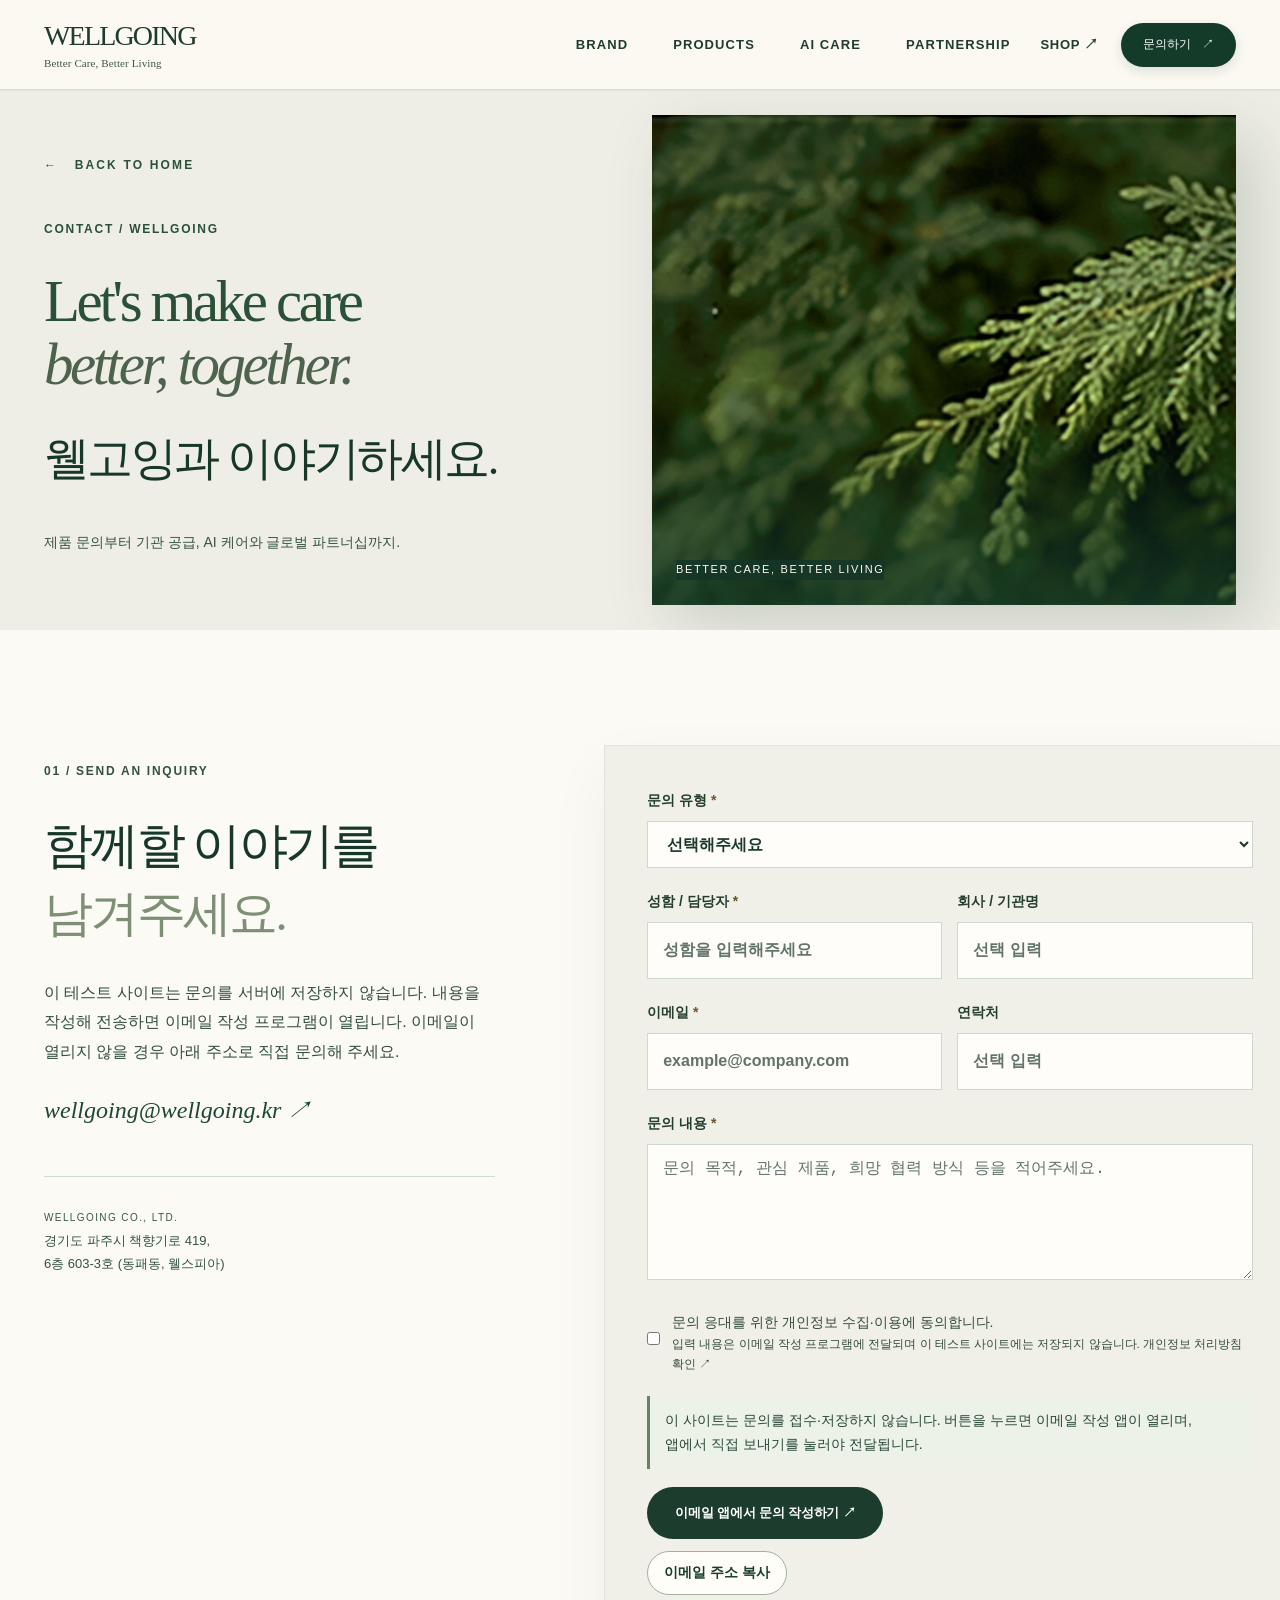
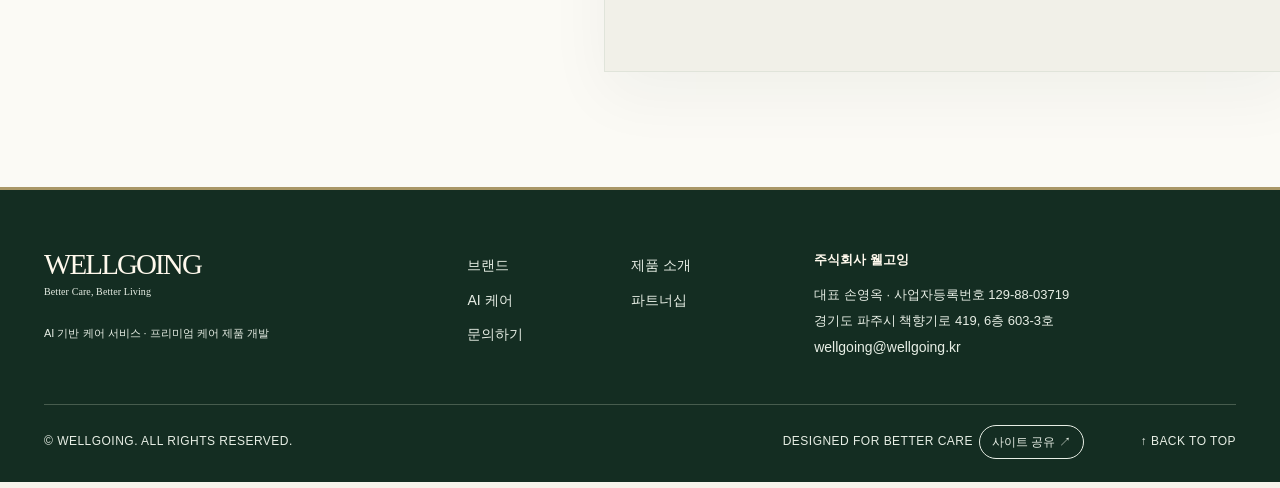
<file: contact.html>
<!DOCTYPE html>
<html lang="ko"><head><meta charset="utf-8"/><meta content="width=device-width,initial-scale=1" name="viewport"/><meta content="#f7f5ef" name="theme-color"/><meta name="description" content="웰고잉의 제품, AI 케어 서비스, 기관 공급 및 글로벌 파트너십을 문의하세요."><title>문의하기 | WELLGOING</title><link href="style.css" rel="stylesheet"/><link href="premium-v2.css" rel="stylesheet"/><link href="pages.css" rel="stylesheet"/><script defer="" src="content.js"></script><script defer="" src="published-overrides.js"></script><script defer="" src="content-bridge.js"></script><script defer="" src="script.js"></script><link href="premium-v4.css" rel="stylesheet"/><link rel="stylesheet" href="polish-v6.css"/><script defer src="polish-v6.js"></script><link rel="stylesheet" href="finish-v7.css"/><script defer src="finish-v7.js"></script><link rel="stylesheet" href="usability-v8.css"/><script defer src="usability-v8.js"></script><link rel="canonical" href="https://wellgoing-premium-v7.vercel.app/contact.html">
<meta property="og:type" content="website">
<meta property="og:site_name" content="WELLGOING">
<meta property="og:locale" content="ko_KR">
<meta property="og:title" content="웰고잉 문의하기 | WELLGOING">
<meta property="og:description" content="웰고잉의 제품, AI 케어 서비스, 기관 공급 및 글로벌 파트너십을 문의하세요.">
<meta property="og:url" content="https://wellgoing-premium-v7.vercel.app/contact.html">
<meta property="og:image" content="https://wellgoing-premium-v7.vercel.app/assets/wellgoing-og.jpg">
<meta property="og:image:secure_url" content="https://wellgoing-premium-v7.vercel.app/assets/wellgoing-og.jpg">
<meta property="og:image:width" content="1200">
<meta property="og:image:height" content="630">
<meta property="og:image:type" content="image/jpeg">
<meta property="og:image:alt" content="웰고잉 비채 바디쉴드 프리미엄 케어 이미지">
<meta name="twitter:card" content="summary_large_image">
<meta name="twitter:title" content="웰고잉 문의하기 | WELLGOING">
<meta name="twitter:description" content="웰고잉의 제품, AI 케어 서비스, 기관 공급 및 글로벌 파트너십을 문의하세요.">
<meta name="twitter:image" content="https://wellgoing-premium-v7.vercel.app/assets/wellgoing-og.jpg">
<link rel="apple-touch-icon" sizes="180x180" href="/apple-touch-icon.png">
<link rel="manifest" href="/site.webmanifest">
<link rel="icon" href="/favicon.svg" type="image/svg+xml">
<link rel="icon" type="image/png" sizes="32x32" href="/favicon-32.png">
<link rel="icon" type="image/png" sizes="16x16" href="/favicon-16.png">
<link rel="shortcut icon" href="/favicon.svg" type="image/svg+xml">
<link rel="stylesheet" href="/social-polish.css">
<script defer src="/social-share.js"></script>
</head><body class="inner-page page-contact"><a class="skip-link" href="#main">본문으로 바로가기</a><header class="site-header" id="top">
<div class="header-inner container-wide">
<a aria-label="웰고잉 홈" class="logo" href="index.html">
<span class="logo-name">WELLGOING</span>
<span class="logo-caption">Better Care, Better Living</span>
</a>
<nav aria-label="주 메뉴" class="desktop-nav">
<a data-nav="brand" href="brand.html">BRAND</a><a data-nav="products" href="products.html">PRODUCTS</a><a data-nav="ai-care" href="ai-care.html">AI CARE</a><a data-nav="partnership" href="partnership.html">PARTNERSHIP</a>
</nav>
<div class="header-actions">
<a class="shop-link" href="https://smartstore.naver.com/sobisense" rel="noopener noreferrer" target="_blank">SHOP <span aria-hidden="true">↗</span></a>
<a class="header-contact" href="contact.html">문의하기 <span aria-hidden="true">↗</span></a>
<button aria-controls="mobileNav" aria-expanded="false" aria-label="메뉴 열기" class="nav-toggle" id="navToggle" type="button"><span></span><span></span></button>
</div>
</div>
<nav aria-label="모바일 메뉴" class="mobile-nav" hidden="" id="mobileNav">
<a href="brand.html">BRAND <span>브랜드 소개</span></a><a href="products.html">PRODUCTS <span>제품 소개</span></a><a href="ai-care.html">AI CARE <span>AI 케어 서비스</span></a><a href="partnership.html">PARTNERSHIP <span>비즈니스 협력</span></a><a href="contact.html">CONTACT <span>문의하기</span></a>
</nav>
</header><main id="main">
<section class="contact-page-hero"><div class="container-wide"><div><a class="inner-back" href="index.html">←   BACK TO HOME</a><p class="eyebrow">CONTACT / WELLGOING</p><div class="hero-english">Let's make care<br/><i>better, together.</i></div><h1>웰고잉과 이야기하세요.</h1><p>제품 문의부터 기관 공급, AI 케어와 글로벌 파트너십까지.</p></div><div class="contact-art"><img alt="웰고잉 편백 숲 브랜드 이미지" src="assets/hinoki-forest.webp"/><span>BETTER CARE, BETTER LIVING</span></div></div></section>
<section class="contact-form-section"><div class="container-wide contact-form-grid"><div class="contact-form-intro"><p class="eyebrow">01 / SEND AN INQUIRY</p><h2>함께할 이야기를<br/><em>남겨주세요.</em></h2><p>이 테스트 사이트는 문의를 서버에 저장하지 않습니다. 내용을 작성해 전송하면 이메일 작성 프로그램이 열립니다. 이메일이 열리지 않을 경우 아래 주소로 직접 문의해 주세요.</p><a class="contact-big-email" href="mailto:wellgoing@wellgoing.kr">wellgoing@wellgoing.kr ↗</a><div class="address-block"><span>WELLGOING CO., LTD.</span><p>경기도 파주시 책향기로 419,<br/>6층 603-3호 (동패동, 웰스피아)</p></div></div><form class="inquiry-form" id="inquiryForm"><label>문의 유형 <span>*</span><select name="type" required=""><option value="">선택해주세요</option><option value="product">제품 문의</option><option value="institution">기관 공급</option><option value="ai">AI 케어</option><option value="global">해외 유통</option><option value="partnership">기타 제휴</option></select></label><div class="form-two"><label>성함 / 담당자 <span>*</span><input maxlength="80" name="name" placeholder="성함을 입력해주세요" required=""/></label><label>회사 / 기관명<input maxlength="100" name="org" placeholder="선택 입력"/></label></div><div class="form-two"><label>이메일 <span>*</span><input name="email" placeholder="example@company.com" required="" type="email"/></label><label>연락처<input maxlength="50" name="phone" placeholder="선택 입력" type="tel"/></label></div><label>문의 내용 <span>*</span><textarea maxlength="4000" minlength="10" name="message" placeholder="문의 목적, 관심 제품, 희망 협력 방식 등을 적어주세요." required="" rows="6"></textarea></label><label class="check-policy"><input name="consent" required="" type="checkbox"/><span>문의 응대를 위한 개인정보 수집·이용에 동의합니다. <small>입력 내용은 이메일 작성 프로그램에 전달되며 이 테스트 사이트에는 저장되지 않습니다. <a href="privacy.html" target="_blank" rel="noopener">개인정보 처리방침 확인 ↗</a></small></span></label><input name="website" type="text" aria-hidden="true" tabindex="-1" autocomplete="off" style="position:absolute;left:-10000px;opacity:0"><button class="button button-solid" type="submit">이메일로 문의하기 ↗</button><p aria-live="polite" class="form-feedback" id="formFeedback" role="status"></p></form></div></section></main><footer class="site-footer"><div class="container-wide footer-grid"><div><a class="logo footer-logo" href="index.html"><span class="logo-name">WELLGOING</span><span class="logo-caption">Better Care, Better Living</span></a><p>AI 기반 케어 서비스 · 프리미엄 케어 제품 개발</p></div><div class="footer-links"><a href="brand.html">브랜드</a><a href="products.html">제품 소개</a><a href="ai-care.html">AI 케어</a><a href="partnership.html">파트너십</a><a href="contact.html">문의하기</a></div><div class="footer-company"><strong>주식회사 웰고잉</strong><span>대표 손영옥 · 사업자등록번호 129-88-03719</span><span>경기도 파주시 책향기로 419, 6층 603-3호</span><a href="mailto:wellgoing@wellgoing.kr">wellgoing@wellgoing.kr</a></div></div><div class="container-wide footer-bottom"><span>© WELLGOING. ALL RIGHTS RESERVED.</span><span>DESIGNED FOR BETTER CARE <button class="wg-native-share" type="button" aria-label="현재 페이지 링크 공유하기">사이트 공유 ↗</button><span class="wg-native-share-status" role="status" aria-live="polite"></span> <a aria-label="페이지 맨 위로" href="#top">↑ BACK TO TOP</a></span></div></footer></body></html>
</file>
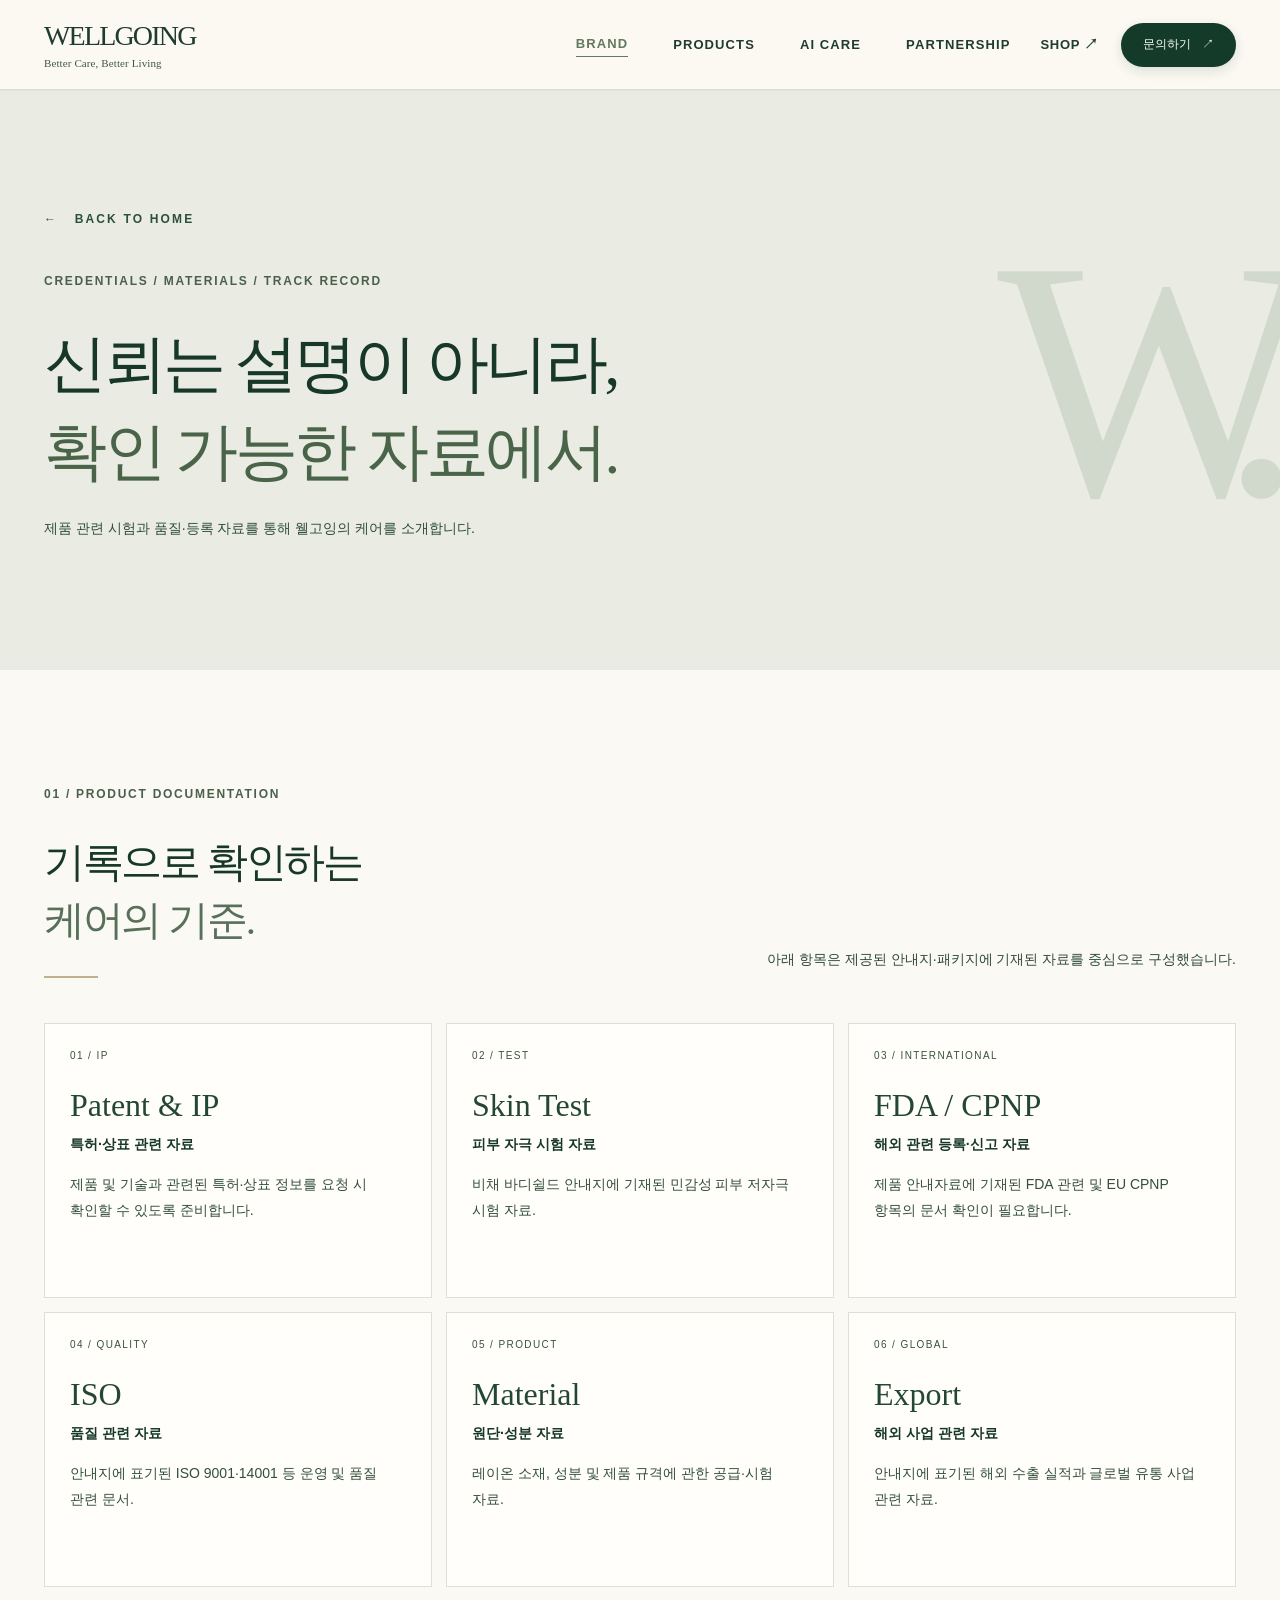
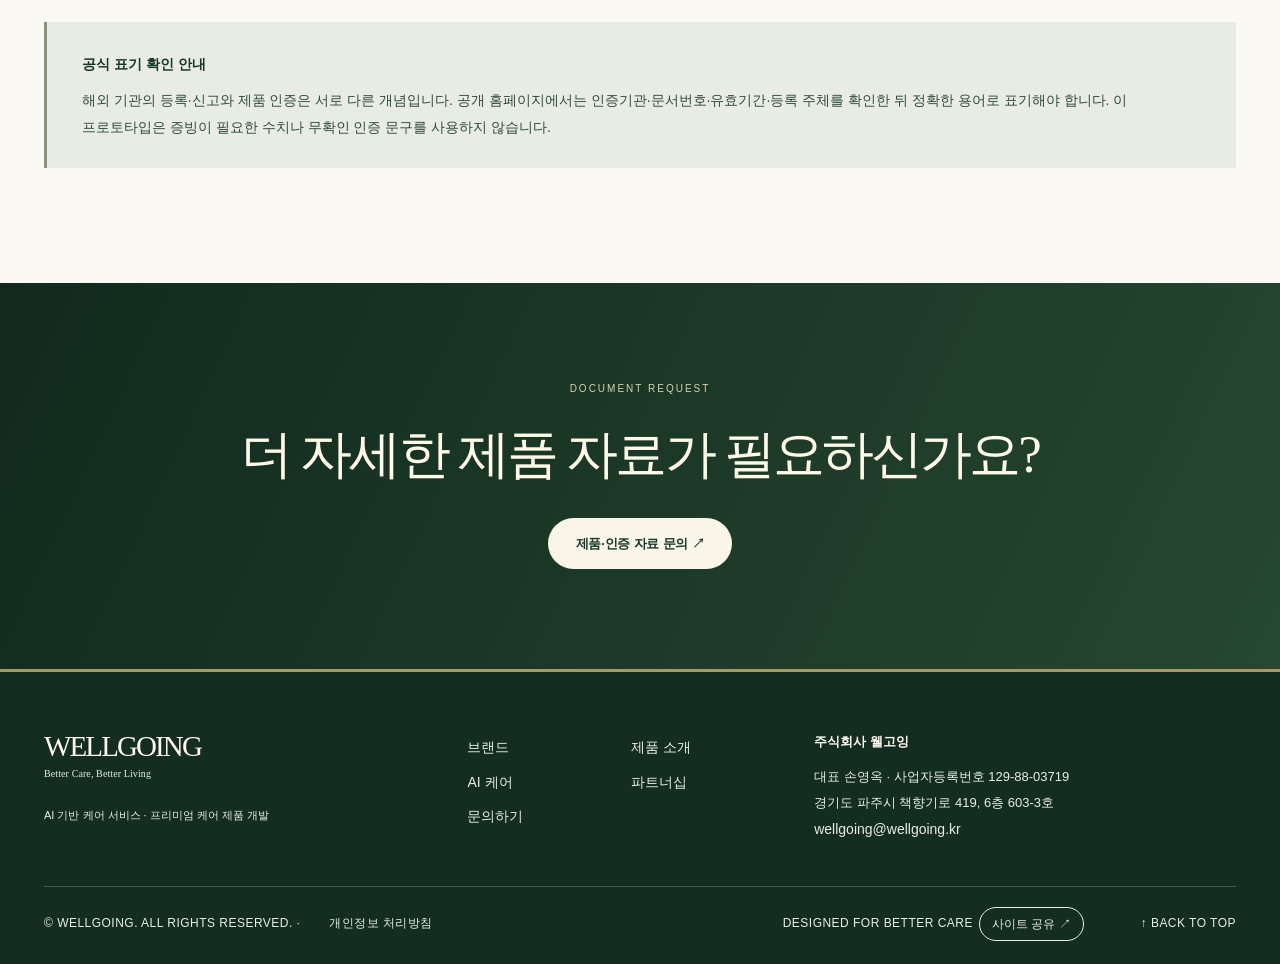
<file: credentials.html>
<!DOCTYPE html>
<html lang="ko"><head><meta charset="utf-8"/><meta content="width=device-width,initial-scale=1" name="viewport"/><meta content="#f7f5ef" name="theme-color"/><meta name="description" content="웰고잉의 특허·시험·등록 및 글로벌 협력 관련 자료와 확인 가능한 실적을 소개합니다."><title>신뢰와 실적 | WELLGOING</title><link href="style.css" rel="stylesheet"/><link href="premium-v2.css" rel="stylesheet"/><link href="pages.css" rel="stylesheet"/><script defer="" src="content.js"></script><script defer="" src="published-overrides.js"></script><script defer="" src="content-bridge.js"></script><script defer="" src="script.js"></script><link href="premium-v4.css" rel="stylesheet"/><link rel="stylesheet" href="polish-v6.css"/><script defer src="polish-v6.js"></script><link rel="stylesheet" href="finish-v7.css"/><script defer src="finish-v7.js"></script><link rel="stylesheet" href="usability-v8.css"/><script defer src="usability-v8.js"></script><link rel="canonical" href="https://wellgoing-premium-v7.vercel.app/credentials.html">
<meta property="og:type" content="website">
<meta property="og:site_name" content="WELLGOING">
<meta property="og:locale" content="ko_KR">
<meta property="og:title" content="웰고잉 신뢰와 실적 | WELLGOING">
<meta property="og:description" content="웰고잉의 특허·시험·등록 및 글로벌 협력 관련 자료와 확인 가능한 실적을 소개합니다.">
<meta property="og:url" content="https://wellgoing-premium-v7.vercel.app/credentials.html">
<meta property="og:image" content="https://wellgoing-premium-v7.vercel.app/assets/wellgoing-og.jpg">
<meta property="og:image:secure_url" content="https://wellgoing-premium-v7.vercel.app/assets/wellgoing-og.jpg">
<meta property="og:image:width" content="1200">
<meta property="og:image:height" content="630">
<meta property="og:image:type" content="image/jpeg">
<meta property="og:image:alt" content="웰고잉 비채 바디쉴드 프리미엄 케어 이미지">
<meta name="twitter:card" content="summary_large_image">
<meta name="twitter:title" content="웰고잉 신뢰와 실적 | WELLGOING">
<meta name="twitter:description" content="웰고잉의 특허·시험·등록 및 글로벌 협력 관련 자료와 확인 가능한 실적을 소개합니다.">
<meta name="twitter:image" content="https://wellgoing-premium-v7.vercel.app/assets/wellgoing-og.jpg">
<link rel="apple-touch-icon" sizes="180x180" href="/apple-touch-icon.png">
<link rel="manifest" href="/site.webmanifest">
<link rel="icon" href="/favicon.svg" type="image/svg+xml">
<link rel="icon" type="image/png" sizes="32x32" href="/favicon-32.png">
<link rel="icon" type="image/png" sizes="16x16" href="/favicon-16.png">
<link rel="shortcut icon" href="/favicon.svg" type="image/svg+xml">
<link rel="stylesheet" href="/social-polish.css">
<script defer src="/social-share.js"></script>
</head><body class="inner-page page-credentials"><a class="skip-link" href="#main">본문으로 바로가기</a><header class="site-header" id="top">
<div class="header-inner container-wide">
<a aria-label="웰고잉 홈" class="logo" href="index.html">
<span class="logo-name">WELLGOING</span>
<span class="logo-caption">Better Care, Better Living</span>
</a>
<nav aria-label="주 메뉴" class="desktop-nav">
<a aria-current="page" data-nav="brand" href="brand.html">BRAND</a><a data-nav="products" href="products.html">PRODUCTS</a><a data-nav="ai-care" href="ai-care.html">AI CARE</a><a data-nav="partnership" href="partnership.html">PARTNERSHIP</a>
</nav>
<div class="header-actions">
<a class="shop-link" href="https://smartstore.naver.com/sobisense" rel="noopener noreferrer" target="_blank">SHOP <span aria-hidden="true">↗</span></a>
<a class="header-contact" href="contact.html">문의하기 <span aria-hidden="true">↗</span></a>
<button aria-controls="mobileNav" aria-expanded="false" aria-label="메뉴 열기" class="nav-toggle" id="navToggle" type="button"><span></span><span></span></button>
</div>
</div>
<nav aria-label="모바일 메뉴" class="mobile-nav" hidden="" id="mobileNav">
<a href="brand.html">BRAND <span>브랜드 소개</span></a><a href="products.html">PRODUCTS <span>제품 소개</span></a><a href="ai-care.html">AI CARE <span>AI 케어 서비스</span></a><a href="partnership.html">PARTNERSHIP <span>비즈니스 협력</span></a><a href="contact.html">CONTACT <span>문의하기</span></a>
</nav>
</header><main id="main">
<section class="trust-page-hero"><div class="container-wide"><div><a class="inner-back" href="index.html">←   BACK TO HOME</a><p class="eyebrow">CREDENTIALS / MATERIALS / TRACK RECORD</p><h1>신뢰는 설명이 아니라,<br/><em>확인 가능한 자료에서.</em></h1><p>제품 관련 시험과 품질·등록 자료를 통해 웰고잉의 케어를 소개합니다.</p></div><div class="trust-hero-mark">W.</div></div></section>
<section class="credentials-body"><div class="container-wide"><div class="section-top"><div><p class="eyebrow">01 / PRODUCT DOCUMENTATION</p><h2 class="section-title">기록으로 확인하는<br/><em>케어의 기준.</em></h2></div><p>아래 항목은 제공된 안내지·패키지에 기재된 자료를 중심으로 구성했습니다.</p></div><div class="credential-grid"><article><span>01 / IP</span><h3>Patent &amp; IP</h3><strong>특허·상표 관련 자료</strong><p>제품 및 기술과 관련된 특허·상표 정보를 요청 시 확인할 수 있도록 준비합니다.</p></article><article><span>02 / TEST</span><h3>Skin Test</h3><strong>피부 자극 시험 자료</strong><p>비채 바디쉴드 안내지에 기재된 민감성 피부 저자극 시험 자료.</p></article><article><span>03 / INTERNATIONAL</span><h3>FDA / CPNP</h3><strong>해외 관련 등록·신고 자료</strong><p>제품 안내자료에 기재된 FDA 관련 및 EU CPNP 항목의 문서 확인이 필요합니다.</p></article><article><span>04 / QUALITY</span><h3>ISO</h3><strong>품질 관련 자료</strong><p>안내지에 표기된 ISO 9001·14001 등 운영 및 품질 관련 문서.</p></article><article><span>05 / PRODUCT</span><h3>Material</h3><strong>원단·성분 자료</strong><p>레이온 소재, 성분 및 제품 규격에 관한 공급·시험 자료.</p></article><article><span>06 / GLOBAL</span><h3>Export</h3><strong>해외 사업 관련 자료</strong><p>안내지에 표기된 해외 수출 실적과 글로벌 유통 사업 관련 자료.</p></article></div><div class="credential-caution"><strong>공식 표기 확인 안내</strong><p>해외 기관의 등록·신고와 제품 인증은 서로 다른 개념입니다. 공개 홈페이지에서는 인증기관·문서번호·유효기간·등록 주체를 확인한 뒤 정확한 용어로 표기해야 합니다. 이 프로토타입은 증빙이 필요한 수치나 무확인 인증 문구를 사용하지 않습니다.</p></div></div></section>
<section class="inner-endcap"><div class="container-wide"><span>DOCUMENT REQUEST</span><h2>더 자세한 제품 자료가 필요하신가요?</h2><a class="button button-cream" href="contact.html">제품·인증 자료 문의 ↗</a></div></section></main><footer class="site-footer"><div class="container-wide footer-grid"><div><a class="logo footer-logo" href="index.html"><span class="logo-name">WELLGOING</span><span class="logo-caption">Better Care, Better Living</span></a><p>AI 기반 케어 서비스 · 프리미엄 케어 제품 개발</p></div><div class="footer-links"><a href="brand.html">브랜드</a><a href="products.html">제품 소개</a><a href="ai-care.html">AI 케어</a><a href="partnership.html">파트너십</a><a href="contact.html">문의하기</a></div><div class="footer-company"><strong>주식회사 웰고잉</strong><span>대표 손영옥 · 사업자등록번호 129-88-03719</span><span>경기도 파주시 책향기로 419, 6층 603-3호</span><a href="mailto:wellgoing@wellgoing.kr">wellgoing@wellgoing.kr</a></div></div><div class="container-wide footer-bottom"><span>© WELLGOING. ALL RIGHTS RESERVED. · <a href="privacy.html">개인정보 처리방침</a></span><span>DESIGNED FOR BETTER CARE <button class="wg-native-share" type="button" aria-label="현재 페이지 링크 공유하기">사이트 공유 ↗</button><span class="wg-native-share-status" role="status" aria-live="polite"></span> <a aria-label="페이지 맨 위로" href="#top">↑ BACK TO TOP</a></span></div></footer></body></html>
</file>
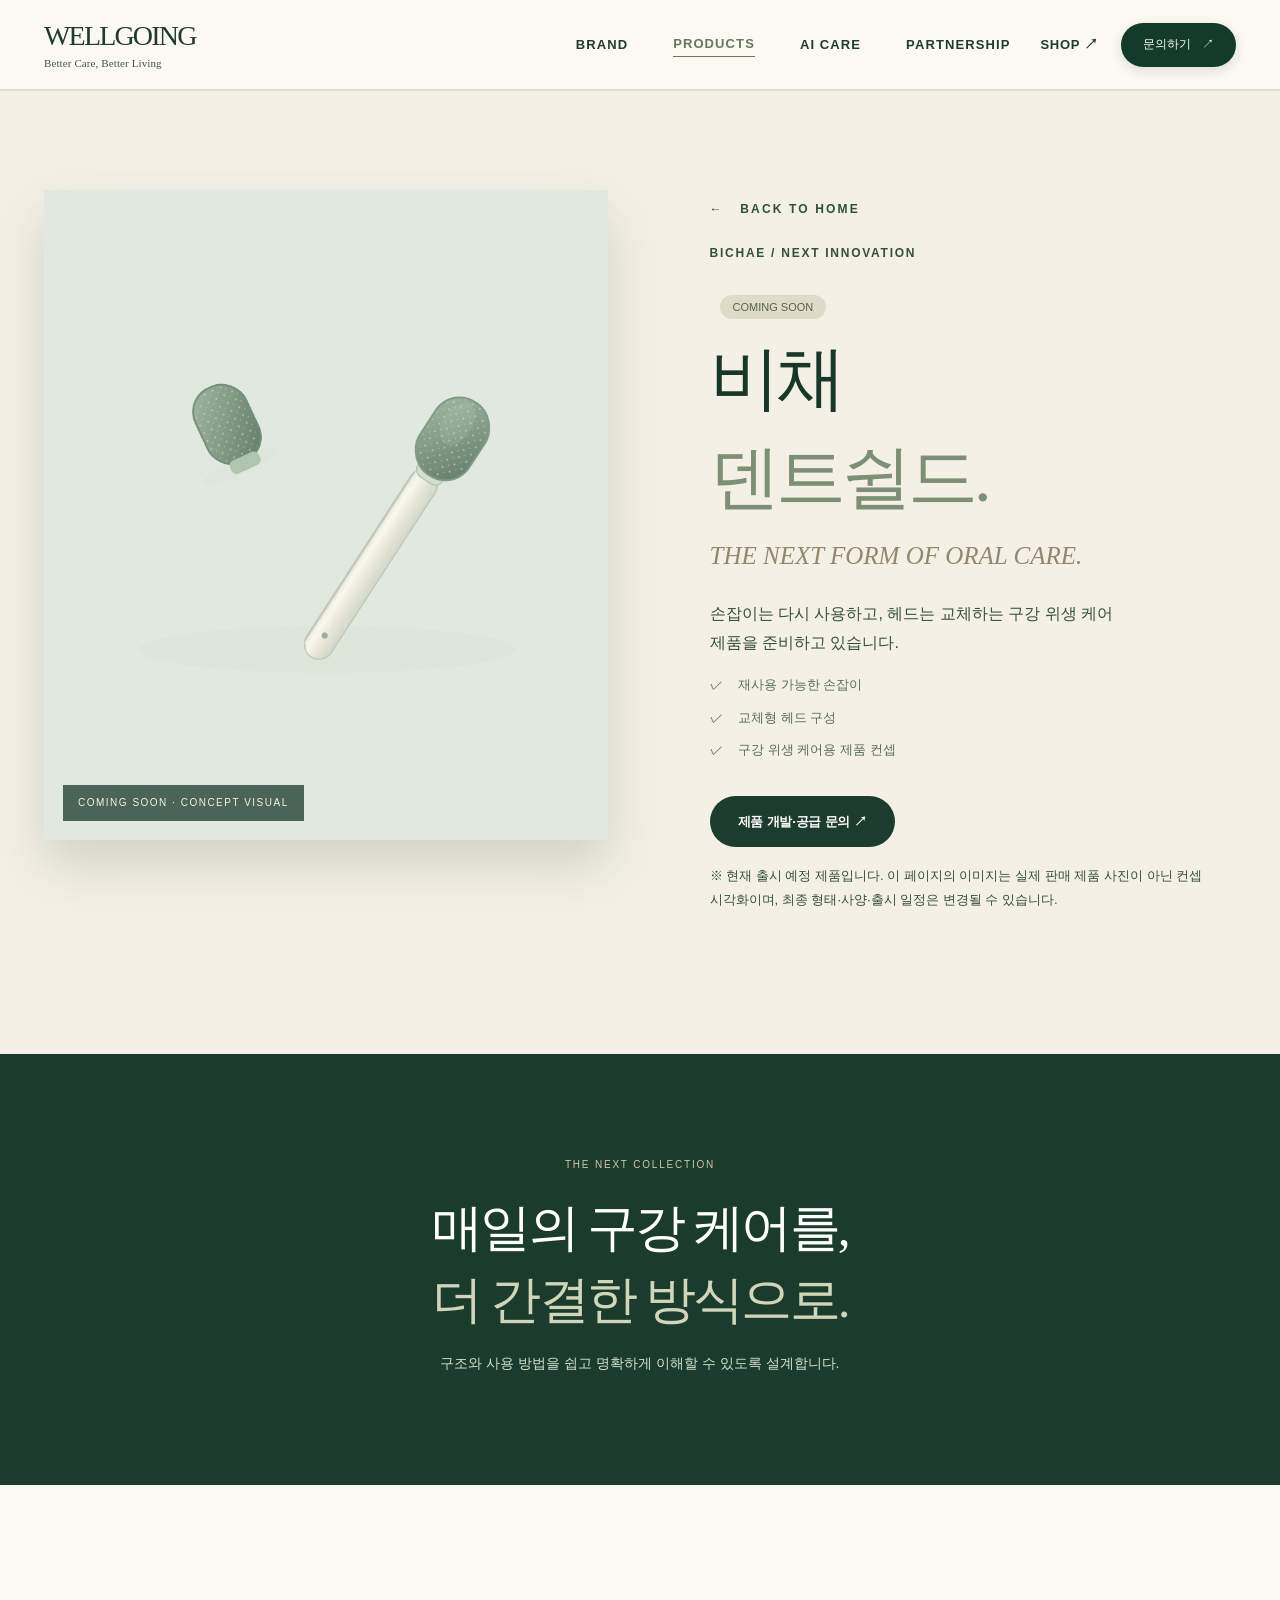
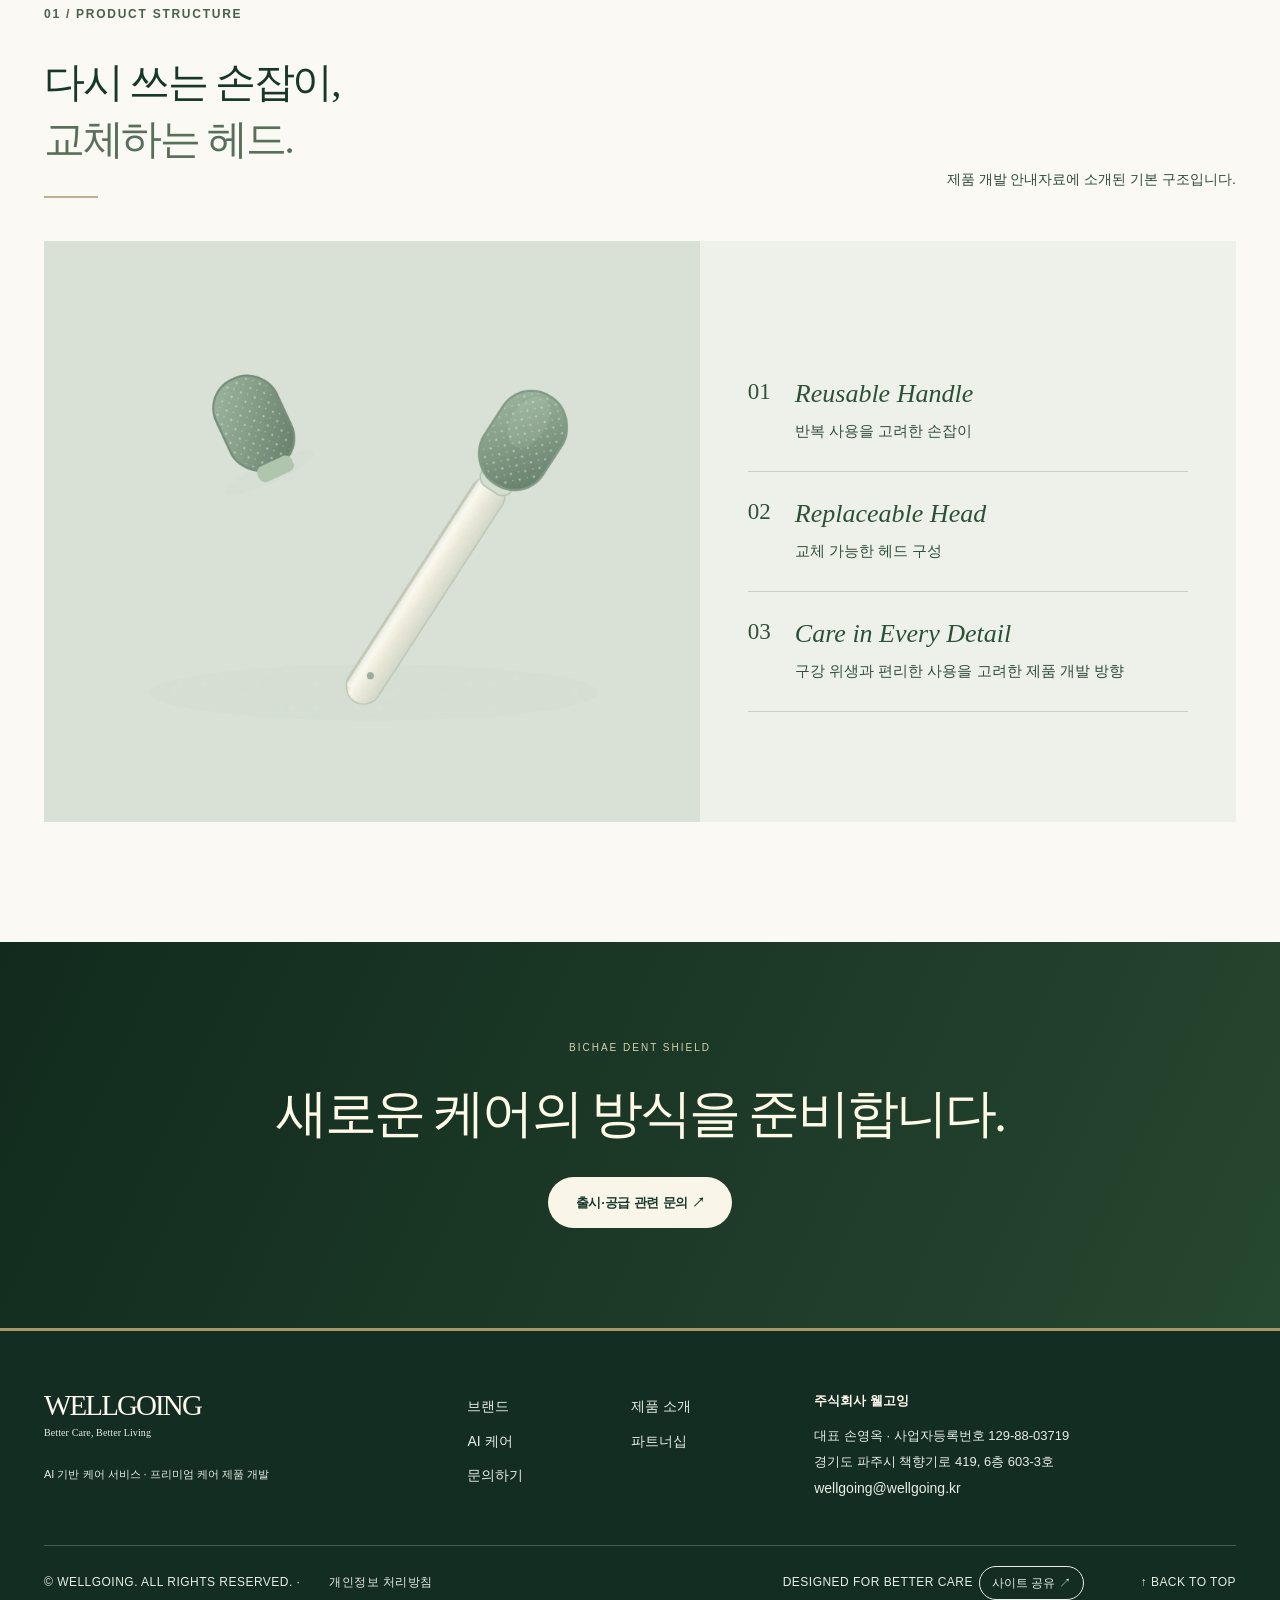
<file: dent-shield.html>
<!DOCTYPE html>
<html lang="ko"><head><meta charset="utf-8"/><meta content="width=device-width,initial-scale=1" name="viewport"/><meta content="#f7f5ef" name="theme-color"/><meta name="description" content="재사용 손잡이와 교체형 헤드를 결합한 비채 덴트쉴드의 구강 케어 개발 방향을 소개합니다."><title>비채 덴트쉴드 | WELLGOING</title><link href="style.css" rel="stylesheet"/><link href="premium-v2.css" rel="stylesheet"/><link href="pages.css" rel="stylesheet"/><script defer="" src="content.js"></script><script defer="" src="published-overrides.js"></script><script defer="" src="content-bridge.js"></script><script defer="" src="script.js"></script><link href="premium-v4.css" rel="stylesheet"/><link rel="stylesheet" href="polish-v6.css"/><script defer src="polish-v6.js"></script><link rel="stylesheet" href="finish-v7.css"/><script defer src="finish-v7.js"></script><link rel="stylesheet" href="usability-v8.css"/><script defer src="usability-v8.js"></script><link rel="canonical" href="https://wellgoing-premium-v7.vercel.app/dent-shield.html">
<meta property="og:type" content="website">
<meta property="og:site_name" content="WELLGOING">
<meta property="og:locale" content="ko_KR">
<meta property="og:title" content="비채 덴트쉴드 | 출시 예정 구강 케어">
<meta property="og:description" content="재사용 손잡이와 교체형 헤드를 결합한 비채 덴트쉴드의 구강 케어 개발 방향을 소개합니다.">
<meta property="og:url" content="https://wellgoing-premium-v7.vercel.app/dent-shield.html">
<meta property="og:image" content="https://wellgoing-premium-v7.vercel.app/assets/wellgoing-og.jpg">
<meta property="og:image:secure_url" content="https://wellgoing-premium-v7.vercel.app/assets/wellgoing-og.jpg">
<meta property="og:image:width" content="1200">
<meta property="og:image:height" content="630">
<meta property="og:image:type" content="image/jpeg">
<meta property="og:image:alt" content="웰고잉 비채 바디쉴드 프리미엄 케어 이미지">
<meta name="twitter:card" content="summary_large_image">
<meta name="twitter:title" content="비채 덴트쉴드 | 출시 예정 구강 케어">
<meta name="twitter:description" content="재사용 손잡이와 교체형 헤드를 결합한 비채 덴트쉴드의 구강 케어 개발 방향을 소개합니다.">
<meta name="twitter:image" content="https://wellgoing-premium-v7.vercel.app/assets/wellgoing-og.jpg">
<link rel="apple-touch-icon" sizes="180x180" href="/apple-touch-icon.png">
<link rel="manifest" href="/site.webmanifest">
<link rel="icon" href="/favicon.svg" type="image/svg+xml">
<link rel="icon" type="image/png" sizes="32x32" href="/favicon-32.png">
<link rel="icon" type="image/png" sizes="16x16" href="/favicon-16.png">
<link rel="shortcut icon" href="/favicon.svg" type="image/svg+xml">
<link rel="stylesheet" href="/social-polish.css">
<script defer src="/social-share.js"></script>
</head><body class="inner-page page-dent-shield"><a class="skip-link" href="#main">본문으로 바로가기</a><header class="site-header" id="top">
<div class="header-inner container-wide">
<a aria-label="웰고잉 홈" class="logo" href="index.html">
<span class="logo-name">WELLGOING</span>
<span class="logo-caption">Better Care, Better Living</span>
</a>
<nav aria-label="주 메뉴" class="desktop-nav">
<a data-nav="brand" href="brand.html">BRAND</a><a aria-current="page" data-nav="products" href="products.html">PRODUCTS</a><a data-nav="ai-care" href="ai-care.html">AI CARE</a><a data-nav="partnership" href="partnership.html">PARTNERSHIP</a>
</nav>
<div class="header-actions">
<a class="shop-link" href="https://smartstore.naver.com/sobisense" rel="noopener noreferrer" target="_blank">SHOP <span aria-hidden="true">↗</span></a>
<a class="header-contact" href="contact.html">문의하기 <span aria-hidden="true">↗</span></a>
<button aria-controls="mobileNav" aria-expanded="false" aria-label="메뉴 열기" class="nav-toggle" id="navToggle" type="button"><span></span><span></span></button>
</div>
</div>
<nav aria-label="모바일 메뉴" class="mobile-nav" hidden="" id="mobileNav">
<a href="brand.html">BRAND <span>브랜드 소개</span></a><a href="products.html">PRODUCTS <span>제품 소개</span></a><a href="ai-care.html">AI CARE <span>AI 케어 서비스</span></a><a href="partnership.html">PARTNERSHIP <span>비즈니스 협력</span></a><a href="contact.html">CONTACT <span>문의하기</span></a>
</nav>
</header><main id="main">
<section class="product-detail-hero dent-detail-hero"><div class="container-wide product-detail-layout"><div class="product-detail-gallery"><div class="gallery-main dent-gallery"><img alt="비채 덴트쉴드의 재사용 손잡이 및 교체형 헤드 제품 컨셉 이미지" data-asset-key="dent" src="assets/dent-shield-concept.webp"/><span class="gallery-stamp">COMING SOON · CONCEPT VISUAL</span></div></div><div class="product-detail-copy appear"><a class="inner-back" href="index.html">←   BACK TO HOME</a><p class="eyebrow">BICHAE / NEXT INNOVATION</p><span class="soft-label">COMING SOON</span><h1>비채<br/><em>덴트쉴드.</em></h1><span class="product-latin">THE NEXT FORM OF ORAL CARE.</span><p data-edit="dentLead">손잡이는 다시 사용하고, 헤드는 교체하는 구강 위생 케어 제품을 준비하고 있습니다.</p><div class="detail-bullet"><span>✓</span> 재사용 가능한 손잡이</div><div class="detail-bullet"><span>✓</span> 교체형 헤드 구성</div><div class="detail-bullet"><span>✓</span> 구강 위생 케어용 제품 컨셉</div><div class="detail-action"><a class="button button-solid" href="contact.html">제품 개발·공급 문의 ↗</a></div><p class="fine-print">※ 현재 출시 예정 제품입니다. 이 페이지의 이미지는 실제 판매 제품 사진이 아닌 컨셉 시각화이며, 최종 형태·사양·출시 일정은 변경될 수 있습니다.</p></div></div></section>
<section class="detail-statement"><div class="container-wide"><span>THE NEXT COLLECTION</span><h2>매일의 구강 케어를,<br/><em>더 간결한 방식으로.</em></h2><p>구조와 사용 방법을 쉽고 명확하게 이해할 수 있도록 설계합니다.</p></div></section>
<section class="dent-structure"><div class="container-wide"><div class="section-top"><div><p class="eyebrow">01 / PRODUCT STRUCTURE</p><h2 class="section-title">다시 쓰는 손잡이,<br/><em>교체하는 헤드.</em></h2></div><p>제품 개발 안내자료에 소개된 기본 구조입니다.</p></div><div class="structure-grid"><div class="structure-image"><img alt="덴트쉴드 컨셉 이미지" data-asset-key="dent" src="assets/dent-shield-concept.webp"/></div><div class="structure-description"><div><span>01</span><div><h3>Reusable Handle</h3><p>반복 사용을 고려한 손잡이</p></div></div><div><span>02</span><div><h3>Replaceable Head</h3><p>교체 가능한 헤드 구성</p></div></div><div><span>03</span><div><h3>Care in Every Detail</h3><p>구강 위생과 편리한 사용을 고려한 제품 개발 방향</p></div></div></div></div></div></section>
<section class="inner-endcap"><div class="container-wide"><span>BICHAE DENT SHIELD</span><h2>새로운 케어의 방식을 준비합니다.</h2><a class="button button-cream" href="contact.html">출시·공급 관련 문의 ↗</a></div></section></main><footer class="site-footer"><div class="container-wide footer-grid"><div><a class="logo footer-logo" href="index.html"><span class="logo-name">WELLGOING</span><span class="logo-caption">Better Care, Better Living</span></a><p>AI 기반 케어 서비스 · 프리미엄 케어 제품 개발</p></div><div class="footer-links"><a href="brand.html">브랜드</a><a href="products.html">제품 소개</a><a href="ai-care.html">AI 케어</a><a href="partnership.html">파트너십</a><a href="contact.html">문의하기</a></div><div class="footer-company"><strong>주식회사 웰고잉</strong><span>대표 손영옥 · 사업자등록번호 129-88-03719</span><span>경기도 파주시 책향기로 419, 6층 603-3호</span><a href="mailto:wellgoing@wellgoing.kr">wellgoing@wellgoing.kr</a></div></div><div class="container-wide footer-bottom"><span>© WELLGOING. ALL RIGHTS RESERVED. · <a href="privacy.html">개인정보 처리방침</a></span><span>DESIGNED FOR BETTER CARE <button class="wg-native-share" type="button" aria-label="현재 페이지 링크 공유하기">사이트 공유 ↗</button><span class="wg-native-share-status" role="status" aria-live="polite"></span> <a aria-label="페이지 맨 위로" href="#top">↑ BACK TO TOP</a></span></div></footer></body></html>
</file>
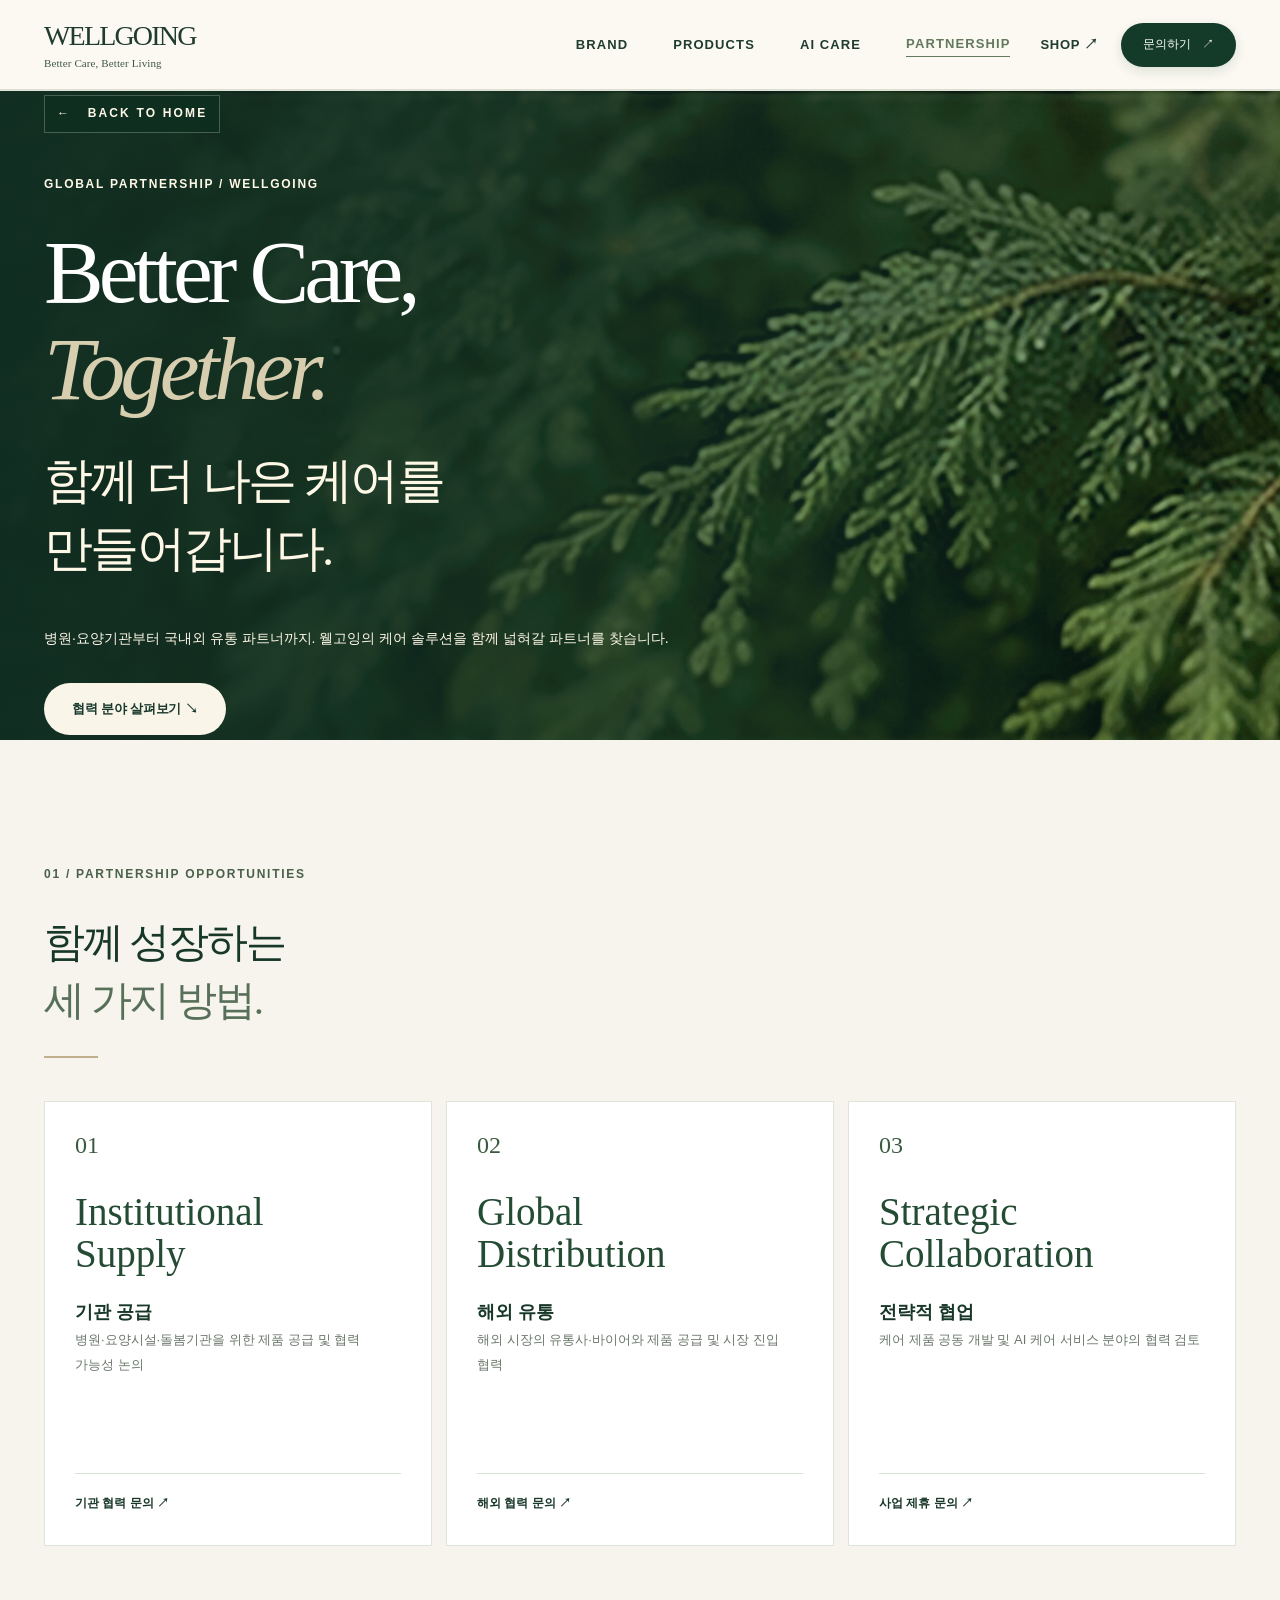
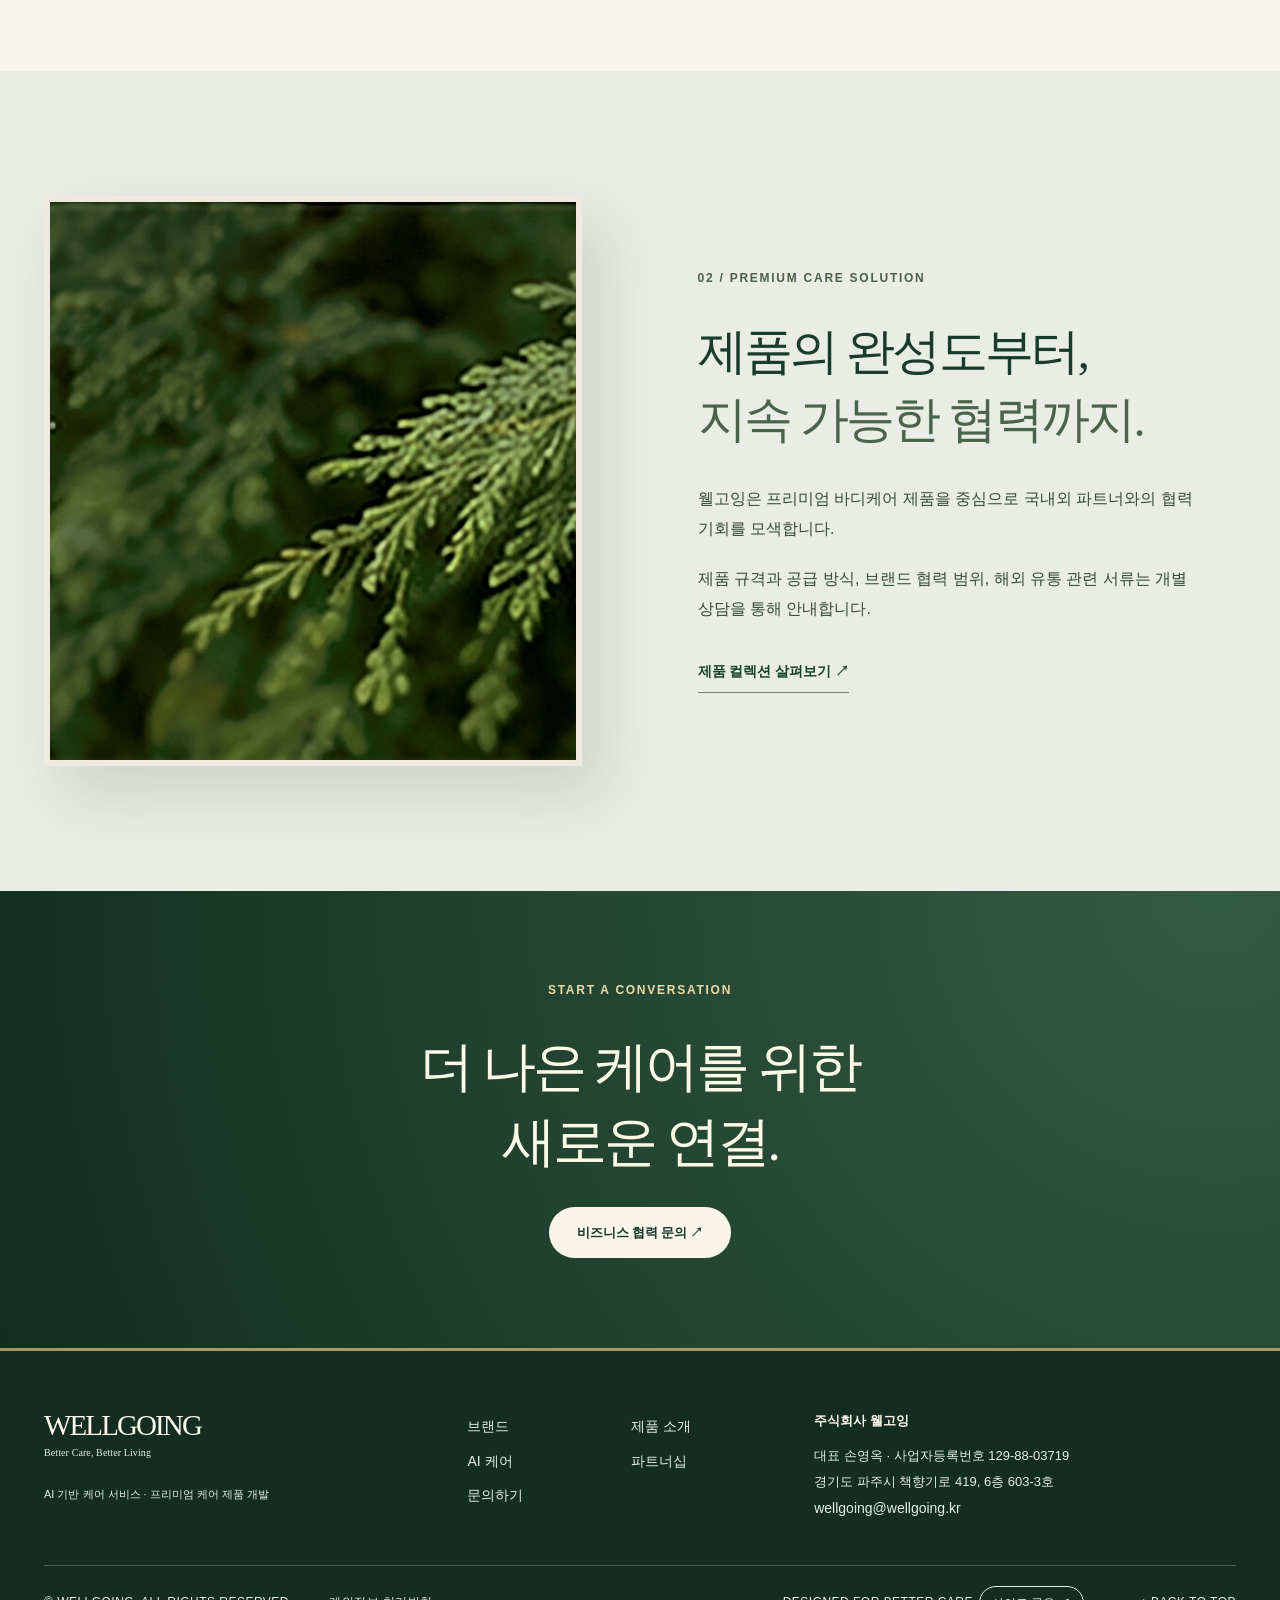
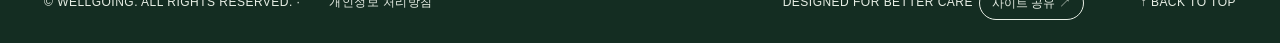
<file: partnership.html>
<!DOCTYPE html>
<html lang="ko"><head><meta charset="utf-8"/><meta content="width=device-width,initial-scale=1" name="viewport"/><meta content="#f7f5ef" name="theme-color"/><meta name="description" content="병원·요양시설 케어 제품 공급, 국내외 유통 및 글로벌 파트너십 협력 문의를 안내합니다."><title>파트너십 | WELLGOING</title><link href="style.css" rel="stylesheet"/><link href="premium-v2.css" rel="stylesheet"/><link href="pages.css" rel="stylesheet"/><script defer="" src="content.js"></script><script defer="" src="published-overrides.js"></script><script defer="" src="content-bridge.js"></script><script defer="" src="script.js"></script><link href="premium-v4.css" rel="stylesheet"/><link rel="stylesheet" href="polish-v6.css"/><script defer src="polish-v6.js"></script><link rel="stylesheet" href="finish-v7.css"/><script defer src="finish-v7.js"></script><link rel="stylesheet" href="usability-v8.css"/><script defer src="usability-v8.js"></script><link rel="canonical" href="https://wellgoing-premium-v7.vercel.app/partnership.html">
<meta property="og:type" content="website">
<meta property="og:site_name" content="WELLGOING">
<meta property="og:locale" content="ko_KR">
<meta property="og:title" content="웰고잉 비즈니스 파트너십 | WELLGOING">
<meta property="og:description" content="병원·요양시설 케어 제품 공급, 국내외 유통 및 글로벌 파트너십 협력 문의를 안내합니다.">
<meta property="og:url" content="https://wellgoing-premium-v7.vercel.app/partnership.html">
<meta property="og:image" content="https://wellgoing-premium-v7.vercel.app/assets/wellgoing-og.jpg">
<meta property="og:image:secure_url" content="https://wellgoing-premium-v7.vercel.app/assets/wellgoing-og.jpg">
<meta property="og:image:width" content="1200">
<meta property="og:image:height" content="630">
<meta property="og:image:type" content="image/jpeg">
<meta property="og:image:alt" content="웰고잉 비채 바디쉴드 프리미엄 케어 이미지">
<meta name="twitter:card" content="summary_large_image">
<meta name="twitter:title" content="웰고잉 비즈니스 파트너십 | WELLGOING">
<meta name="twitter:description" content="병원·요양시설 케어 제품 공급, 국내외 유통 및 글로벌 파트너십 협력 문의를 안내합니다.">
<meta name="twitter:image" content="https://wellgoing-premium-v7.vercel.app/assets/wellgoing-og.jpg">
<link rel="apple-touch-icon" sizes="180x180" href="/apple-touch-icon.png">
<link rel="manifest" href="/site.webmanifest">
<link rel="icon" href="/favicon.svg" type="image/svg+xml">
<link rel="icon" type="image/png" sizes="32x32" href="/favicon-32.png">
<link rel="icon" type="image/png" sizes="16x16" href="/favicon-16.png">
<link rel="shortcut icon" href="/favicon.svg" type="image/svg+xml">
<link rel="stylesheet" href="/social-polish.css">
<script defer src="/social-share.js"></script>
</head><body class="inner-page page-partnership"><a class="skip-link" href="#main">본문으로 바로가기</a><header class="site-header" id="top">
<div class="header-inner container-wide">
<a aria-label="웰고잉 홈" class="logo" href="index.html">
<span class="logo-name">WELLGOING</span>
<span class="logo-caption">Better Care, Better Living</span>
</a>
<nav aria-label="주 메뉴" class="desktop-nav">
<a data-nav="brand" href="brand.html">BRAND</a><a data-nav="products" href="products.html">PRODUCTS</a><a data-nav="ai-care" href="ai-care.html">AI CARE</a><a aria-current="page" data-nav="partnership" href="partnership.html">PARTNERSHIP</a>
</nav>
<div class="header-actions">
<a class="shop-link" href="https://smartstore.naver.com/sobisense" rel="noopener noreferrer" target="_blank">SHOP <span aria-hidden="true">↗</span></a>
<a class="header-contact" href="contact.html">문의하기 <span aria-hidden="true">↗</span></a>
<button aria-controls="mobileNav" aria-expanded="false" aria-label="메뉴 열기" class="nav-toggle" id="navToggle" type="button"><span></span><span></span></button>
</div>
</div>
<nav aria-label="모바일 메뉴" class="mobile-nav" hidden="" id="mobileNav">
<a href="brand.html">BRAND <span>브랜드 소개</span></a><a href="products.html">PRODUCTS <span>제품 소개</span></a><a href="ai-care.html">AI CARE <span>AI 케어 서비스</span></a><a href="partnership.html">PARTNERSHIP <span>비즈니스 협력</span></a><a href="contact.html">CONTACT <span>문의하기</span></a>
</nav>
</header><main id="main">
<section class="partner-hero"><div class="partner-hero-bg"></div><div class="container-wide"><div class="partner-copy appear"><a class="inner-back" href="index.html">←   BACK TO HOME</a><p class="eyebrow light-eyebrow">GLOBAL PARTNERSHIP / WELLGOING</p><div class="hero-english">Better Care,<br/><i>Together.</i></div><h1>함께 더 나은 케어를<br/>만들어갑니다.</h1><p data-edit="partnership.description">병원·요양기관부터 국내외 유통 파트너까지.<br/>웰고잉의 케어 솔루션을 함께 넓혀갈 파트너를 찾습니다.</p><a class="button button-cream" href="#partnership-types">협력 분야 살펴보기 ↘</a></div></div></section>
<section class="partner-types-section" id="partnership-types"><div class="container-wide"><div class="section-top"><div><p class="eyebrow">01 / PARTNERSHIP OPPORTUNITIES</p><h2 class="section-title">함께 성장하는<br/><em>세 가지 방법.</em></h2></div></div><div class="partner-card-grid"><article><span>01</span><h3>Institutional<br/>Supply</h3><strong>기관 공급</strong><p>병원·요양시설·돌봄기관을 위한 제품 공급 및 협력 가능성 논의</p><a href="contact.html?type=institution">기관 협력 문의 ↗</a></article><article><span>02</span><h3>Global<br/>Distribution</h3><strong>해외 유통</strong><p>해외 시장의 유통사·바이어와 제품 공급 및 시장 진입 협력</p><a href="contact.html?type=global">해외 협력 문의 ↗</a></article><article><span>03</span><h3>Strategic<br/>Collaboration</h3><strong>전략적 협업</strong><p>케어 제품 공동 개발 및 AI 케어 서비스 분야의 협력 검토</p><a href="contact.html?type=partnership">사업 제휴 문의 ↗</a></article></div></div></section>
<section class="editorial-split partner-split"><div class="container-wide split-grid"><div class="split-image"><img alt="자연을 바탕으로 한 웰고잉의 프리미엄 케어 이미지" src="assets/hinoki-forest.webp"/></div><div class="split-copy"><p class="eyebrow">02 / PREMIUM CARE SOLUTION</p><h2>제품의 완성도부터,<br/><em>지속 가능한 협력까지.</em></h2><p>웰고잉은 프리미엄 바디케어 제품을 중심으로 국내외 파트너와의 협력 기회를 모색합니다.</p><p>제품 규격과 공급 방식, 브랜드 협력 범위, 해외 유통 관련 서류는 개별 상담을 통해 안내합니다.</p><a class="text-link" href="products.html">제품 컬렉션 살펴보기 ↗</a></div></div></section>
<section class="detail-final"><div class="container-wide"><p class="eyebrow light-eyebrow">START A CONVERSATION</p><h2>더 나은 케어를 위한<br/>새로운 연결.</h2><a class="button button-cream" href="contact.html">비즈니스 협력 문의 ↗</a></div></section></main><footer class="site-footer"><div class="container-wide footer-grid"><div><a class="logo footer-logo" href="index.html"><span class="logo-name">WELLGOING</span><span class="logo-caption">Better Care, Better Living</span></a><p>AI 기반 케어 서비스 · 프리미엄 케어 제품 개발</p></div><div class="footer-links"><a href="brand.html">브랜드</a><a href="products.html">제품 소개</a><a href="ai-care.html">AI 케어</a><a href="partnership.html">파트너십</a><a href="contact.html">문의하기</a></div><div class="footer-company"><strong>주식회사 웰고잉</strong><span>대표 손영옥 · 사업자등록번호 129-88-03719</span><span>경기도 파주시 책향기로 419, 6층 603-3호</span><a href="mailto:wellgoing@wellgoing.kr">wellgoing@wellgoing.kr</a></div></div><div class="container-wide footer-bottom"><span>© WELLGOING. ALL RIGHTS RESERVED. · <a href="privacy.html">개인정보 처리방침</a></span><span>DESIGNED FOR BETTER CARE <button class="wg-native-share" type="button" aria-label="현재 페이지 링크 공유하기">사이트 공유 ↗</button><span class="wg-native-share-status" role="status" aria-live="polite"></span> <a aria-label="페이지 맨 위로" href="#top">↑ BACK TO TOP</a></span></div></footer></body></html>
</file>
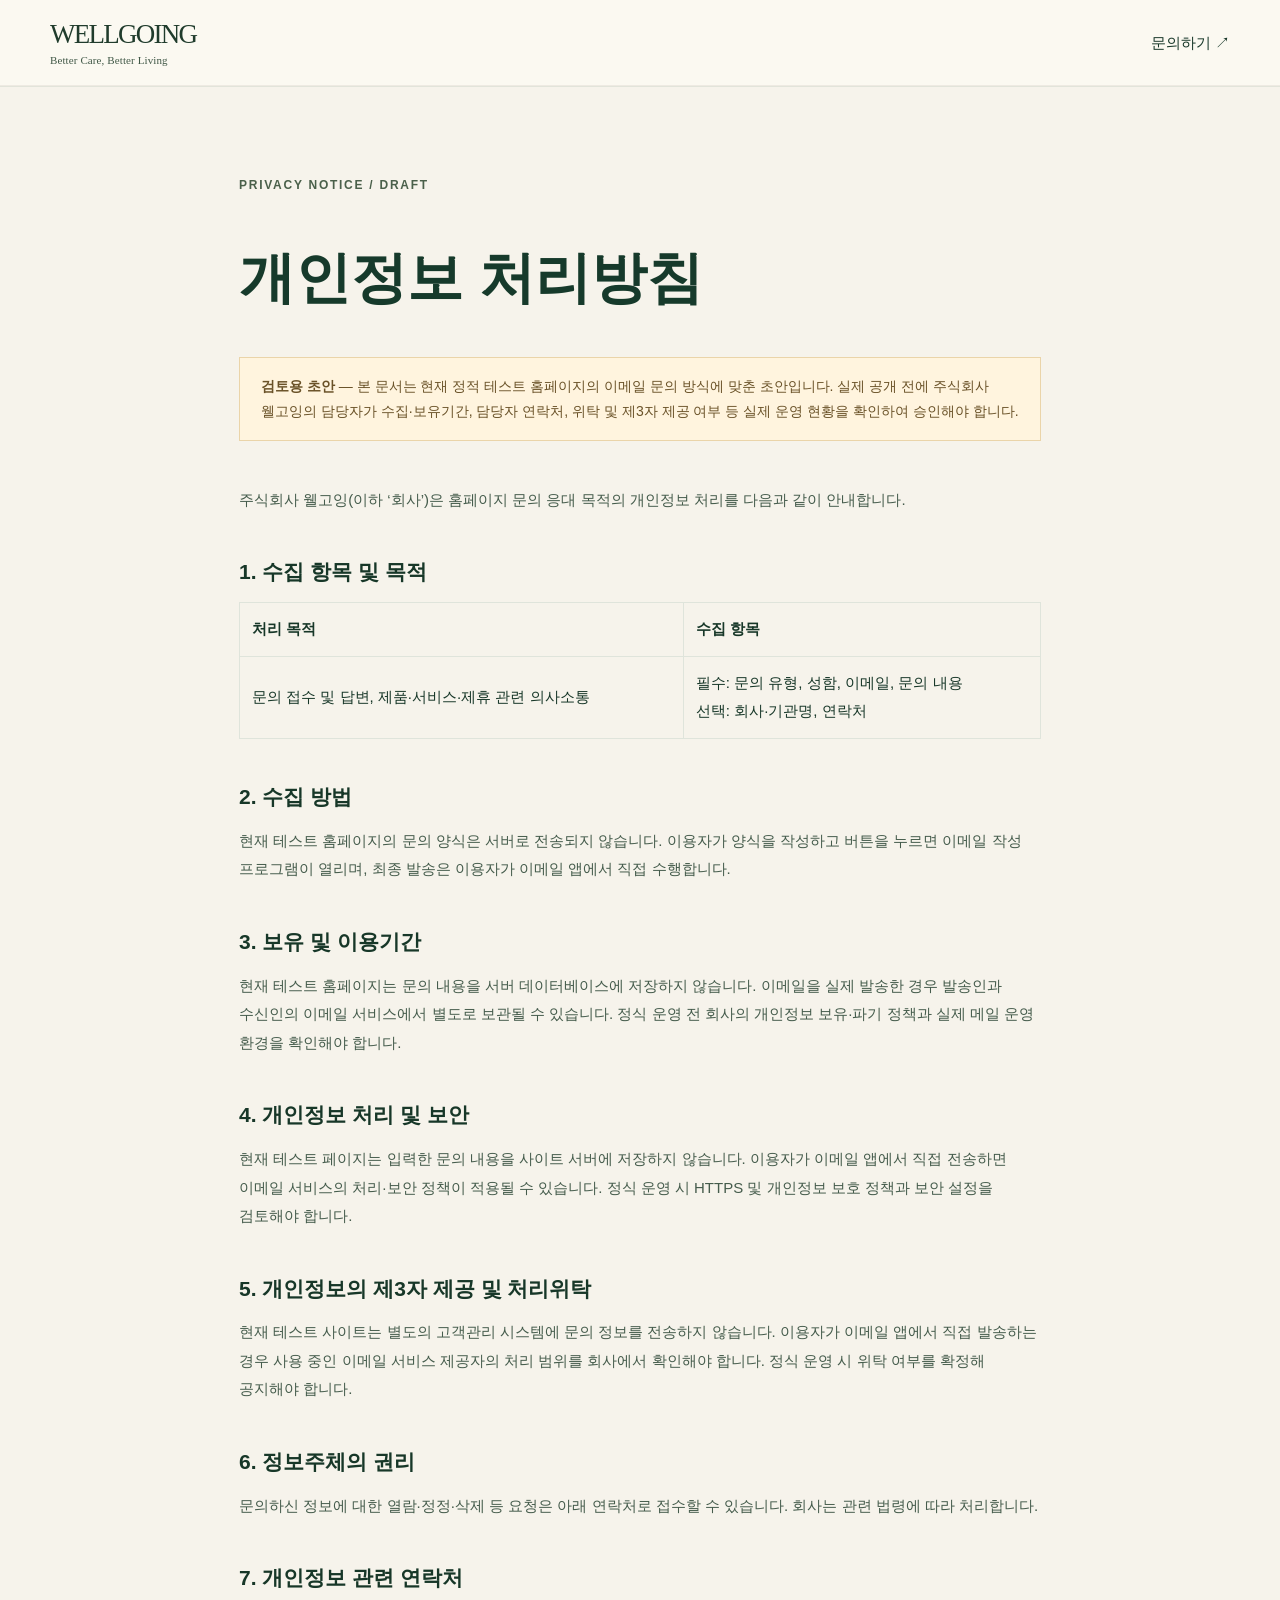
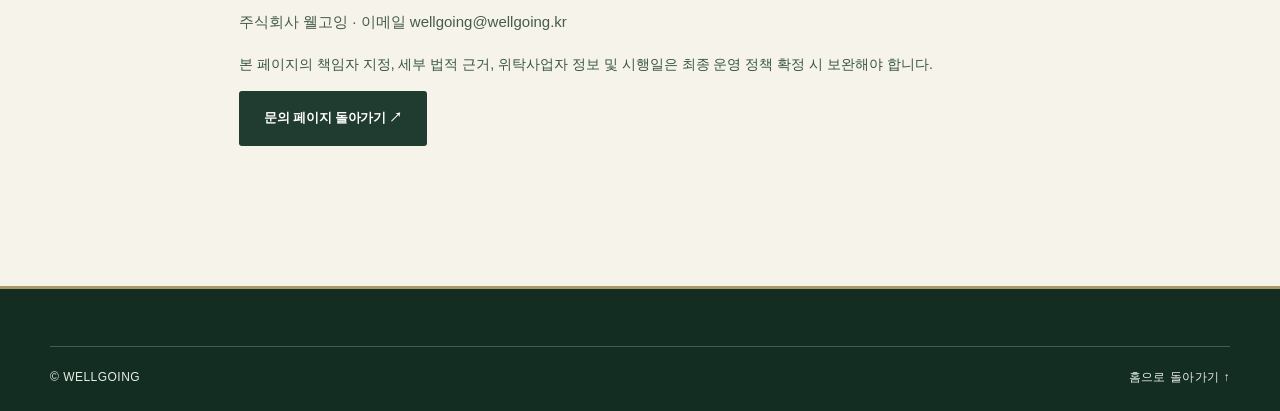
<file: privacy.html>
<!DOCTYPE html><html lang="ko"><head><meta charset="utf-8"><meta name="viewport" content="width=device-width,initial-scale=1"><meta name="robots" content="noindex,follow"><meta name="description" content="웰고잉 테스트 홈페이지의 개인정보 처리방침 검토용 안내입니다."><title>개인정보 처리방침 검토 초안 | WELLGOING</title><link rel="stylesheet" href="style.css"><link rel="stylesheet" href="pages.css"><style>.legal{max-width:850px;margin:90px auto 140px;padding:0 24px;line-height:1.9}.legal h1{font-size:clamp(32px,5vw,56px);color:#163a2b;margin:0 0 18px}.legal h2{font-size:21px;margin:38px 0 10px}.legal p,.legal li{color:#455c4c}.legal .draft{background:#fff4de;border:1px solid #ead4a9;padding:16px 21px;margin:25px 0 45px;color:#6a5228}.legal table{width:100%;border-collapse:collapse}.legal td,.legal th{padding:12px;border:1px solid #dfe4db;text-align:left}@media(max-width:500px){.legal{margin:40px auto}}</style><link rel="stylesheet" href="polish-v6.css"/><script defer src="polish-v6.js"></script><link rel="stylesheet" href="finish-v7.css"/><script defer src="finish-v7.js"></script><link rel="stylesheet" href="usability-v8.css"/><script defer src="usability-v8.js"></script><link rel="canonical" href="https://wellgoing-premium-v7.vercel.app/privacy.html">
<meta property="og:type" content="website">
<meta property="og:site_name" content="WELLGOING">
<meta property="og:locale" content="ko_KR">
<meta property="og:title" content="개인정보 처리방침 검토 초안 | 웰고잉">
<meta property="og:description" content="웰고잉 테스트 홈페이지의 개인정보 처리방침 검토용 안내입니다.">
<meta property="og:url" content="https://wellgoing-premium-v7.vercel.app/privacy.html">
<meta property="og:image" content="https://wellgoing-premium-v7.vercel.app/assets/wellgoing-og.jpg">
<meta property="og:image:secure_url" content="https://wellgoing-premium-v7.vercel.app/assets/wellgoing-og.jpg">
<meta property="og:image:width" content="1200">
<meta property="og:image:height" content="630">
<meta property="og:image:type" content="image/jpeg">
<meta property="og:image:alt" content="웰고잉 비채 바디쉴드 프리미엄 케어 이미지">
<meta name="twitter:card" content="summary_large_image">
<meta name="twitter:title" content="개인정보 처리방침 검토 초안 | 웰고잉">
<meta name="twitter:description" content="웰고잉 테스트 홈페이지의 개인정보 처리방침 검토용 안내입니다.">
<meta name="twitter:image" content="https://wellgoing-premium-v7.vercel.app/assets/wellgoing-og.jpg">
<link rel="apple-touch-icon" sizes="180x180" href="/apple-touch-icon.png">
<link rel="manifest" href="/site.webmanifest">
<link rel="icon" href="/favicon.svg" type="image/svg+xml">
<link rel="icon" type="image/png" sizes="32x32" href="/favicon-32.png">
<link rel="icon" type="image/png" sizes="16x16" href="/favicon-16.png">
<link rel="shortcut icon" href="/favicon.svg" type="image/svg+xml">
<link rel="stylesheet" href="/social-polish.css">
<script defer src="/social-share.js"></script>
</head><body><header class="site-header" style="position:static"><div class="header-inner container-wide"><a href="index.html" class="logo"><span class="logo-name">WELLGOING</span><span class="logo-caption">Better Care, Better Living</span></a><a href="contact.html">문의하기 ↗</a></div></header><a class="skip-link" href="#main">본문으로 바로가기</a><main class="legal" id="main"><p class="eyebrow">PRIVACY NOTICE / DRAFT</p><h1>개인정보 처리방침</h1><div class="draft"><strong>검토용 초안</strong> — 본 문서는 현재 정적 테스트 홈페이지의 이메일 문의 방식에 맞춘 초안입니다. 실제 공개 전에 주식회사 웰고잉의 담당자가 수집·보유기간, 담당자 연락처, 위탁 및 제3자 제공 여부 등 실제 운영 현황을 확인하여 승인해야 합니다.</div><p>주식회사 웰고잉(이하 ‘회사’)은 홈페이지 문의 응대 목적의 개인정보 처리를 다음과 같이 안내합니다.</p><h2>1. 수집 항목 및 목적</h2><table><tr><th>처리 목적</th><th>수집 항목</th></tr><tr><td>문의 접수 및 답변, 제품·서비스·제휴 관련 의사소통</td><td>필수: 문의 유형, 성함, 이메일, 문의 내용<br>선택: 회사·기관명, 연락처</td></tr></table><h2>2. 수집 방법</h2><p>현재 테스트 홈페이지의 문의 양식은 서버로 전송되지 않습니다. 이용자가 양식을 작성하고 버튼을 누르면 이메일 작성 프로그램이 열리며, 최종 발송은 이용자가 이메일 앱에서 직접 수행합니다.</p><h2>3. 보유 및 이용기간</h2><p>현재 테스트 홈페이지는 문의 내용을 서버 데이터베이스에 저장하지 않습니다. 이메일을 실제 발송한 경우 발송인과 수신인의 이메일 서비스에서 별도로 보관될 수 있습니다. 정식 운영 전 회사의 개인정보 보유·파기 정책과 실제 메일 운영 환경을 확인해야 합니다.</p><h2>4. 개인정보 처리 및 보안</h2><p>현재 테스트 페이지는 입력한 문의 내용을 사이트 서버에 저장하지 않습니다. 이용자가 이메일 앱에서 직접 전송하면 이메일 서비스의 처리·보안 정책이 적용될 수 있습니다. 정식 운영 시 HTTPS 및 개인정보 보호 정책과 보안 설정을 검토해야 합니다.</p><h2>5. 개인정보의 제3자 제공 및 처리위탁</h2><p>현재 테스트 사이트는 별도의 고객관리 시스템에 문의 정보를 전송하지 않습니다. 이용자가 이메일 앱에서 직접 발송하는 경우 사용 중인 이메일 서비스 제공자의 처리 범위를 회사에서 확인해야 합니다. 정식 운영 시 위탁 여부를 확정해 공지해야 합니다.</p><h2>6. 정보주체의 권리</h2><p>문의하신 정보에 대한 열람·정정·삭제 등 요청은 아래 연락처로 접수할 수 있습니다. 회사는 관련 법령에 따라 처리합니다.</p><h2>7. 개인정보 관련 연락처</h2><p>주식회사 웰고잉 · 이메일 <a href="mailto:wellgoing@wellgoing.kr">wellgoing@wellgoing.kr</a></p><p style="font-size:12px;color:#7b8b7e">본 페이지의 책임자 지정, 세부 법적 근거, 위탁사업자 정보 및 시행일은 최종 운영 정책 확정 시 보완해야 합니다.</p><a href="contact.html" class="button button-solid">문의 페이지 돌아가기 ↗</a></main><footer class="site-footer"><div class="container-wide footer-bottom"><span>© WELLGOING</span><a href="index.html">홈으로 돌아가기 ↑</a></div></footer></body></html>
</file>
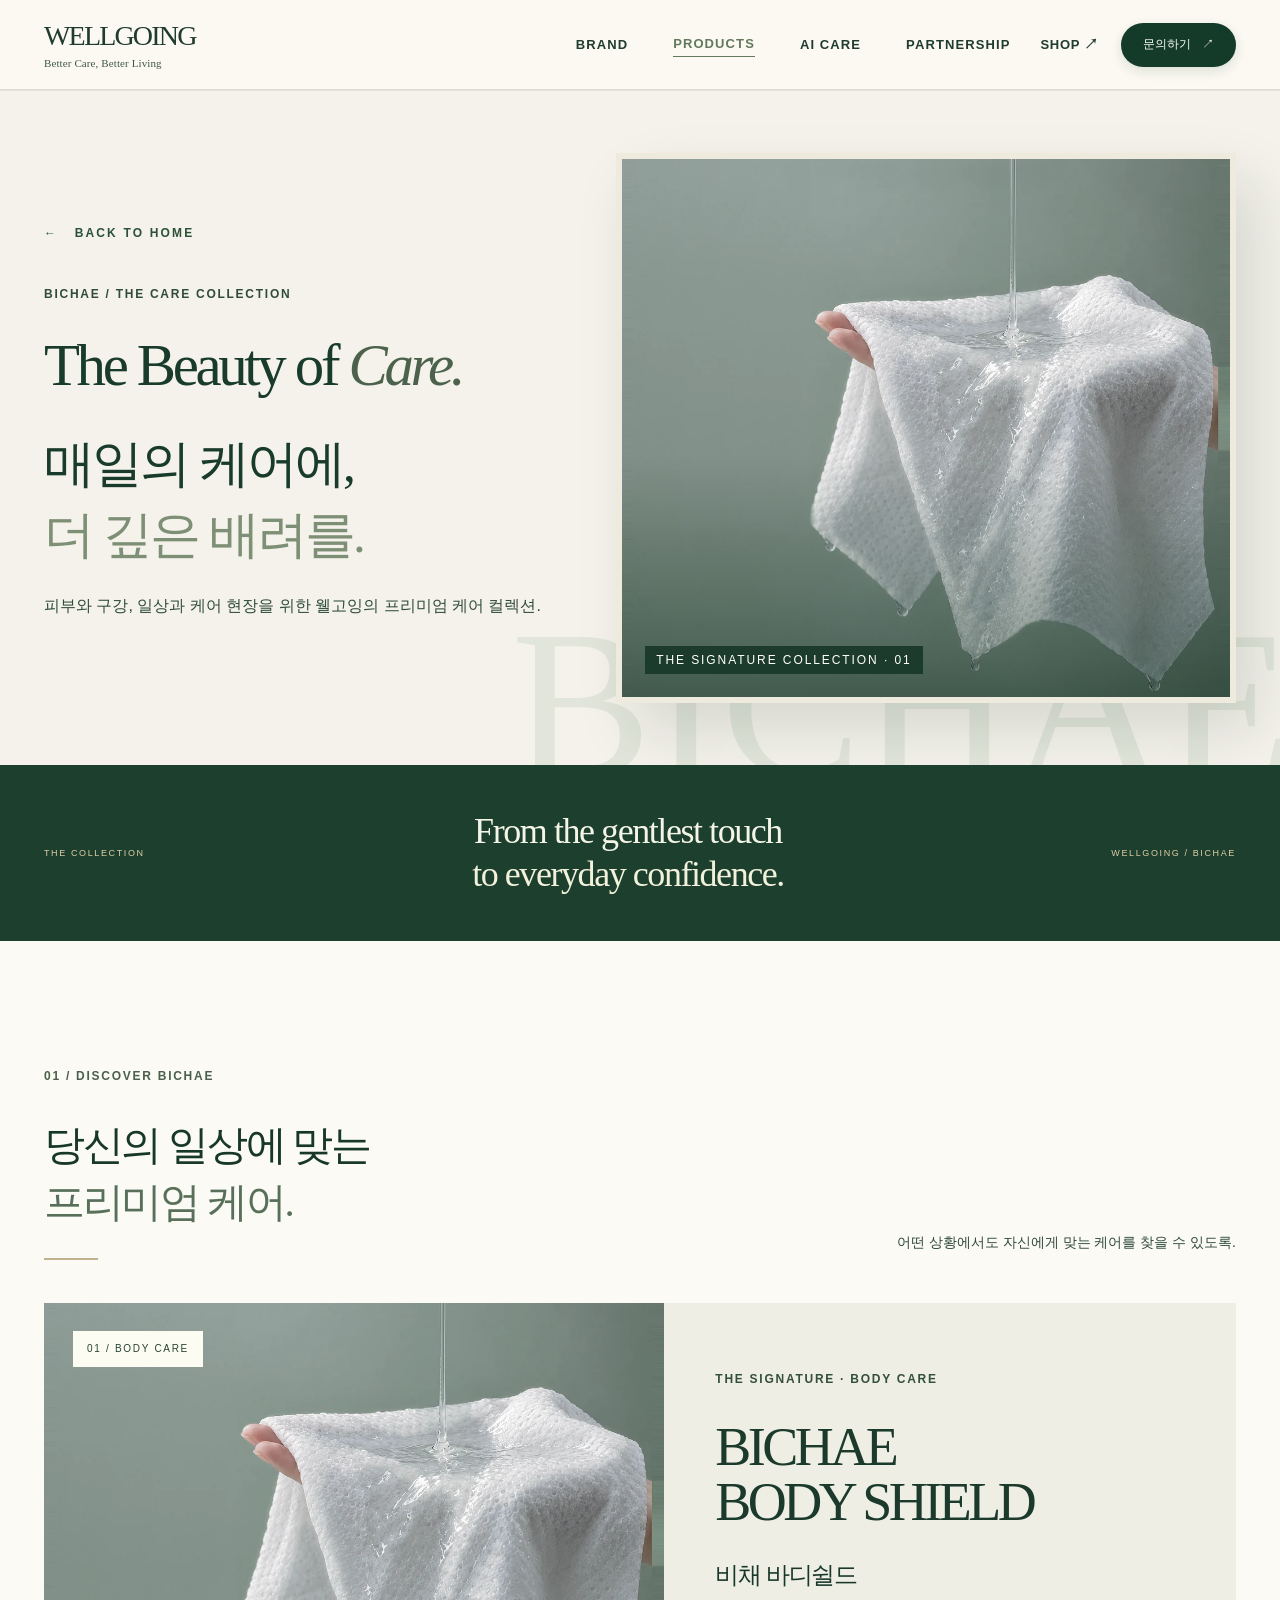
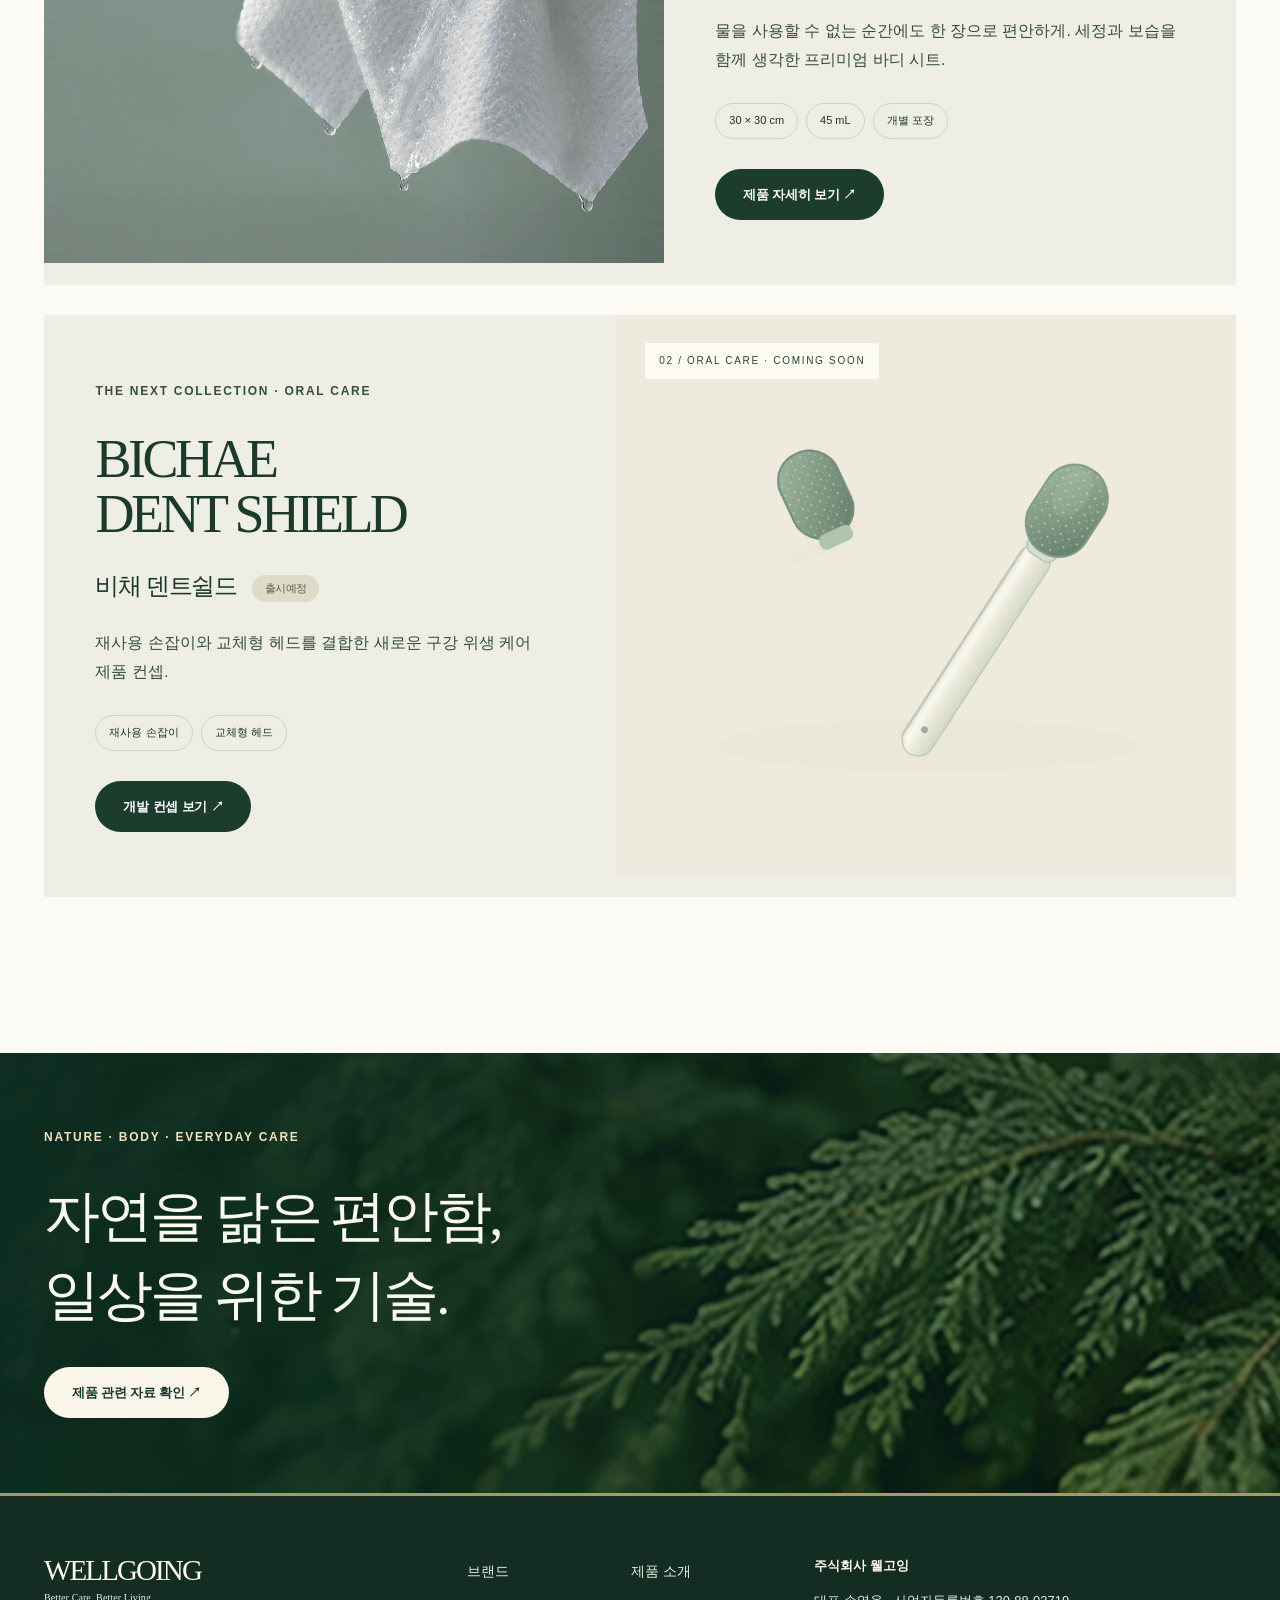
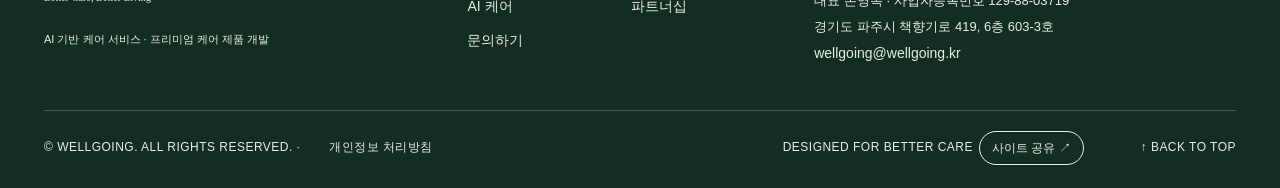
<file: products.html>
<!DOCTYPE html>
<html lang="ko"><head><meta charset="utf-8"/><meta content="width=device-width,initial-scale=1" name="viewport"/><meta content="#f7f5ef" name="theme-color"/><meta name="description" content="비채 바디쉴드 샤워시트와 출시 예정 구강 케어 제품 덴트쉴드를 만나보세요."><title>케어 제품 | WELLGOING</title><link href="style.css" rel="stylesheet"/><link href="premium-v2.css" rel="stylesheet"/><link href="pages.css" rel="stylesheet"/><script defer="" src="content.js"></script><script defer="" src="published-overrides.js"></script><script defer="" src="content-bridge.js"></script><script defer="" src="script.js"></script><link href="premium-v4.css" rel="stylesheet"/><link rel="stylesheet" href="polish-v6.css"/><script defer src="polish-v6.js"></script><link rel="stylesheet" href="finish-v7.css"/><script defer src="finish-v7.js"></script><link rel="stylesheet" href="usability-v8.css"/><script defer src="usability-v8.js"></script><link rel="canonical" href="https://wellgoing-premium-v7.vercel.app/products.html">
<meta property="og:type" content="website">
<meta property="og:site_name" content="WELLGOING">
<meta property="og:locale" content="ko_KR">
<meta property="og:title" content="웰고잉 케어 제품 | 비채 바디쉴드·덴트쉴드">
<meta property="og:description" content="비채 바디쉴드 샤워시트와 출시 예정 구강 케어 제품 덴트쉴드를 만나보세요.">
<meta property="og:url" content="https://wellgoing-premium-v7.vercel.app/products.html">
<meta property="og:image" content="https://wellgoing-premium-v7.vercel.app/assets/wellgoing-og.jpg">
<meta property="og:image:secure_url" content="https://wellgoing-premium-v7.vercel.app/assets/wellgoing-og.jpg">
<meta property="og:image:width" content="1200">
<meta property="og:image:height" content="630">
<meta property="og:image:type" content="image/jpeg">
<meta property="og:image:alt" content="웰고잉 비채 바디쉴드 프리미엄 케어 이미지">
<meta name="twitter:card" content="summary_large_image">
<meta name="twitter:title" content="웰고잉 케어 제품 | 비채 바디쉴드·덴트쉴드">
<meta name="twitter:description" content="비채 바디쉴드 샤워시트와 출시 예정 구강 케어 제품 덴트쉴드를 만나보세요.">
<meta name="twitter:image" content="https://wellgoing-premium-v7.vercel.app/assets/wellgoing-og.jpg">
<link rel="apple-touch-icon" sizes="180x180" href="/apple-touch-icon.png">
<link rel="manifest" href="/site.webmanifest">
<link rel="icon" href="/favicon.svg" type="image/svg+xml">
<link rel="icon" type="image/png" sizes="32x32" href="/favicon-32.png">
<link rel="icon" type="image/png" sizes="16x16" href="/favicon-16.png">
<link rel="shortcut icon" href="/favicon.svg" type="image/svg+xml">
<link rel="stylesheet" href="/social-polish.css">
<script defer src="/social-share.js"></script>
</head><body class="inner-page page-products"><a class="skip-link" href="#main">본문으로 바로가기</a><header class="site-header" id="top">
<div class="header-inner container-wide">
<a aria-label="웰고잉 홈" class="logo" href="index.html">
<span class="logo-name">WELLGOING</span>
<span class="logo-caption">Better Care, Better Living</span>
</a>
<nav aria-label="주 메뉴" class="desktop-nav">
<a data-nav="brand" href="brand.html">BRAND</a><a aria-current="page" data-nav="products" href="products.html">PRODUCTS</a><a data-nav="ai-care" href="ai-care.html">AI CARE</a><a data-nav="partnership" href="partnership.html">PARTNERSHIP</a>
</nav>
<div class="header-actions">
<a class="shop-link" href="https://smartstore.naver.com/sobisense" rel="noopener noreferrer" target="_blank">SHOP <span aria-hidden="true">↗</span></a>
<a class="header-contact" href="contact.html">문의하기 <span aria-hidden="true">↗</span></a>
<button aria-controls="mobileNav" aria-expanded="false" aria-label="메뉴 열기" class="nav-toggle" id="navToggle" type="button"><span></span><span></span></button>
</div>
</div>
<nav aria-label="모바일 메뉴" class="mobile-nav" hidden="" id="mobileNav">
<a href="brand.html">BRAND <span>브랜드 소개</span></a><a href="products.html">PRODUCTS <span>제품 소개</span></a><a href="ai-care.html">AI CARE <span>AI 케어 서비스</span></a><a href="partnership.html">PARTNERSHIP <span>비즈니스 협력</span></a><a href="contact.html">CONTACT <span>문의하기</span></a>
</nav>
</header><main id="main">
<section class="inner-hero collection-hero"><div class="container-wide collection-cover"><div class="collection-hero-text appear"><a class="inner-back" href="index.html">←   BACK TO HOME</a><p class="eyebrow">BICHAE / THE CARE COLLECTION</p><div class="hero-english">The Beauty of <i>Care.</i></div><h1>매일의 케어에,<br/><em>더 깊은 배려를.</em></h1><p data-edit="productsLead">피부와 구강, 일상과 케어 현장을 위한<br/>웰고잉의 프리미엄 케어 컬렉션.</p></div><div class="collection-feature-art"><img alt="비채 바디쉴드 공식 샤워시트 제품 이미지" data-asset-key="body" src="assets/body-sheet.webp"/><span>THE SIGNATURE COLLECTION · 01</span></div></div></section>
<section class="collection-intro"><div class="container-wide"><span>THE COLLECTION</span><p>From the gentlest touch<br/><em>to everyday confidence.</em></p><span>WELLGOING / BICHAE</span></div></section>
<section class="products-catalog"><div class="container-wide"><div class="section-top"><div><p class="eyebrow">01 / DISCOVER BICHAE</p><h2 class="section-title">당신의 일상에 맞는<br/><em>프리미엄 케어.</em></h2></div><p>어떤 상황에서도 자신에게 맞는 케어를 찾을 수 있도록.</p></div><div class="catalog-row"><div class="catalog-visual"><img alt="실제 비채 바디쉴드 샤워시트 사진" data-asset-key="body" src="assets/body-sheet.webp"/><span>01 / BODY CARE</span></div><div class="catalog-copy"><p class="eyebrow">THE SIGNATURE · BODY CARE</p><h3>BICHAE<br/>BODY SHIELD</h3><strong>비채 바디쉴드</strong><p>물을 사용할 수 없는 순간에도 한 장으로 편안하게. 세정과 보습을 함께 생각한 프리미엄 바디 시트.</p><div class="catalog-tags"><span>30 × 30 cm</span><span>45 mL</span><span>개별 포장</span></div><a class="button button-solid" href="body-shield.html">제품 자세히 보기 ↗</a></div></div><div class="catalog-row reverse"><div class="catalog-visual dent-catalog"><img alt="비채 덴트쉴드 구강 케어 도구 컨셉 이미지" data-asset-key="dent" src="assets/dent-shield-concept.webp"/><span>02 / ORAL CARE · COMING SOON</span></div><div class="catalog-copy"><p class="eyebrow">THE NEXT COLLECTION · ORAL CARE</p><h3>BICHAE<br/>DENT SHIELD</h3><strong>비채 덴트쉴드 <small class="soft-label">출시 예정</small></strong><p>재사용 손잡이와 교체형 헤드를 결합한 새로운 구강 위생 케어 제품 컨셉.</p><div class="catalog-tags"><span>재사용 손잡이</span><span>교체형 헤드</span></div><a class="button button-solid" href="dent-shield.html">개발 컨셉 보기 ↗</a></div></div></div></section>
<section class="brand-landscape compact-landscape"><div class="container-wide"><p class="eyebrow light-eyebrow">NATURE · BODY · EVERYDAY CARE</p><h2>자연을 닮은 편안함,<br/>일상을 위한 기술.</h2><a class="button button-cream" href="credentials.html">제품 관련 자료 확인 ↗</a></div></section></main><footer class="site-footer"><div class="container-wide footer-grid"><div><a class="logo footer-logo" href="index.html"><span class="logo-name">WELLGOING</span><span class="logo-caption">Better Care, Better Living</span></a><p>AI 기반 케어 서비스 · 프리미엄 케어 제품 개발</p></div><div class="footer-links"><a href="brand.html">브랜드</a><a href="products.html">제품 소개</a><a href="ai-care.html">AI 케어</a><a href="partnership.html">파트너십</a><a href="contact.html">문의하기</a></div><div class="footer-company"><strong>주식회사 웰고잉</strong><span>대표 손영옥 · 사업자등록번호 129-88-03719</span><span>경기도 파주시 책향기로 419, 6층 603-3호</span><a href="mailto:wellgoing@wellgoing.kr">wellgoing@wellgoing.kr</a></div></div><div class="container-wide footer-bottom"><span>© WELLGOING. ALL RIGHTS RESERVED. · <a href="privacy.html">개인정보 처리방침</a></span><span>DESIGNED FOR BETTER CARE <button class="wg-native-share" type="button" aria-label="현재 페이지 링크 공유하기">사이트 공유 ↗</button><span class="wg-native-share-status" role="status" aria-live="polite"></span> <a aria-label="페이지 맨 위로" href="#top">↑ BACK TO TOP</a></span></div></footer></body></html>
</file>
<file: style.css>
/* WELLGOING / B CONCEPT — Modern Premium Care
   Brand palette: forest, warm ivory, olive gold. Editable content in content.js. */
:root{--forest:#203b30;--forest2:#142d23;--deep:#112b22;--sage:#b7c3b3;--sage-light:#dfe5dc;--olive:#8b9276;--gold:#9d926e;--cream:#f7f5ef;--ivory:#fcfbf7;--ink:#1f2c24;--text:#445047;--muted:#778078;--line:rgba(39,60,47,.17);--body:'Noto Sans CJK KR','Apple SD Gothic Neo','Malgun Gothic',sans-serif;--serif:Georgia,'Times New Roman','Noto Serif CJK KR',serif;--content:1312px}
*,*::before,*::after{box-sizing:border-box}
html{scroll-behavior:smooth;scroll-padding-top:94px}
body{margin:0;background:var(--ivory);color:var(--ink);font:400 15px/1.8 var(--body);-webkit-font-smoothing:antialiased;word-break:keep-all}
a{text-decoration:none;color:inherit}button,input,select{font:inherit}button{cursor:pointer}img{max-width:100%;display:block}h1,h2,h3,p{margin-top:0}section{scroll-margin-top:90px}
button:focus-visible,a:focus-visible{outline:2px solid #b8a476;outline-offset:4px}
::selection{background:#bbc7b8;color:var(--forest2)}
.skip-link{position:absolute;top:-100px;left:20px;padding:10px 16px;background:white;z-index:1000}.skip-link:focus{top:20px}
.container-wide{width:min(calc(100% - 100px),var(--content));margin:0 auto}.section-pad{padding:126px 0}.eyebrow{font-size:11px!important;letter-spacing:.23em;font-weight:600!important;color:#807c69;margin:0 0 30px!important;line-height:1.55}.gold-line{display:flex;gap:15px;align-items:center}.gold-line:before{content:"";display:block;width:25px;height:1px;background:var(--gold)}.light-eyebrow{color:#c6c9b8!important}
.section-title{font-family:'Noto Serif CJK KR',var(--serif);font-size:clamp(34px,3.25vw,54px);letter-spacing:-.058em;line-height:1.45;font-weight:500;margin:0}.section-title em{font-style:normal;color:#77876f}
.body-large{font-size:18px;line-height:1.9;letter-spacing:-.042em}.body-text{color:#687168;line-height:2.1;letter-spacing:-.025em}.text-link{display:inline-flex;align-items:center;justify-content:space-between;gap:34px;align-self:flex-start;border-bottom:1px solid #737f72;padding:0 0 8px;font-size:13px;font-weight:600;transition:gap .2s}.text-link:hover{gap:46px}
.button{display:inline-flex;align-items:center;justify-content:center;gap:35px;padding:14px 24px;border:1px solid transparent;min-height:53px;border-radius:3px;letter-spacing:-.025em;font-size:13px;font-weight:600;transition:background .25s,color .25s,transform .25s}.button:hover{transform:translateY(-2px)}.button>span{font-size:17px;font-weight:400}.button-solid{background:var(--forest);color:#fff}.button-solid:hover{background:#11291f}.button-line{border-color:#b8c1b7;background:transparent;color:var(--forest)}.button-line:hover{background:#eff0e9}.button-cream{background:#f9f5e9;color:var(--forest)}.button-cream:hover{background:#fff}.button-light-outline{background:transparent;color:#e9ede4;border-color:#728779}.button-light-outline:hover{background:#30483d}
.site-header{height:86px;background:rgba(250,249,245,.96);border-bottom:1px solid #eeeae2;position:sticky;top:0;z-index:100;backdrop-filter:blur(12px)}.header-inner{height:100%;display:flex;align-items:center;justify-content:space-between;gap:30px}.logo{display:flex;flex-direction:column;line-height:1.2;white-space:nowrap;flex-shrink:0}.logo-name{font-family:var(--serif);font-size:27px;letter-spacing:-.044em;color:#20362b}.logo-caption{font-family:var(--serif);font-size:9px;letter-spacing:.045em;color:#7c827b;margin-top:4px}.desktop-nav{display:flex;gap:45px;margin-left:auto;align-items:center}.desktop-nav>a,.shop-link{font-size:11px;font-weight:600;letter-spacing:.055em;transition:color .2s;color:#37463a}.desktop-nav a:hover,.desktop-nav a.current{color:#9c926e}.header-actions{display:flex;align-items:center;gap:22px}.shop-link{white-space:nowrap}.shop-link span{font-size:14px}.header-contact{background:var(--forest);border-radius:50px;color:#fff;padding:10px 22px;display:flex;align-items:center;gap:11px;font-size:12px;white-space:nowrap}.header-contact:hover{background:#142c22}.nav-toggle{display:none;width:38px;height:38px;border:0;background:none;flex-direction:column;align-items:center;justify-content:center;gap:7px}.nav-toggle span{width:24px;height:1.5px;background:var(--forest);transition:transform .3s}.mobile-nav[hidden]{display:none}
/* hero */
.hero{background:var(--cream);padding:45px 0 45px;min-height:720px}.hero-grid{display:grid;grid-template-columns:49% 51%;min-height:628px;align-items:center}.hero-copy{padding:30px 5% 0 0;position:relative}.hero h1{margin:0 0 25px}.title-en{display:block;font-family:var(--serif);font-weight:400;font-size:clamp(68px,6vw,98px);letter-spacing:-.075em;line-height:.995;color:#1d3128}.title-en em{font-style:italic;font-weight:400}.hero-korean{font-family:'Noto Serif CJK KR',var(--serif);font-size:22px;font-weight:500;letter-spacing:-.048em;line-height:1.75;margin:0 0 9px;color:#2b4134}.hero-desc{font-size:13px;line-height:1.95;color:#777e76;margin:0 0 35px}.cta-row{display:flex;gap:12px;flex-wrap:wrap}.hero-index{margin-top:82px;display:flex;align-items:center;gap:13px;color:#90958d;letter-spacing:.16em;font-size:10px}.line-stem{height:1px;width:38px;background:#a8ac9e}.hero-picture{height:610px;background:#b5beb1;position:relative;overflow:hidden;border-radius:2px}.hero-sheet{width:100%;height:100%;object-fit:cover;object-position:65% 46%;transition:transform 1.3s}.hero-picture:hover .hero-sheet{transform:scale(1.035)}.hero-picture:after{content:"";position:absolute;inset:40% 0 0;background:linear-gradient(transparent,rgba(17,38,28,.34));pointer-events:none}.hero-picture-label{position:absolute;left:36px;bottom:34px;color:white;z-index:1;display:flex;flex-direction:column;gap:7px;text-shadow:0 1px 7px #30413650}.hero-picture-label span{font-size:10px;letter-spacing:.17em}.hero-picture-label strong{font-family:var(--serif);font-size:27px;line-height:1.06;letter-spacing:-.02em;font-weight:400}.hero-picture-counter{position:absolute;top:35px;right:33px;color:white;font-family:var(--serif);letter-spacing:.08em;font-size:12px;display:flex;gap:6px;align-items:center}.hero-picture-counter .line{height:1px;width:37px;background:#e4e9df;margin-left:5px}
.value-strip{background:#fbfaf6;border-bottom:1px solid #eae8df;border-top:1px solid #ece9e1}.value-grid{display:grid;grid-template-columns:repeat(4,1fr);min-height:96px;align-items:center}.value-grid>div{text-align:center;border-right:1px solid #e0e4dc;color:#465649;font-size:12px;font-weight:500;display:flex;align-items:center;justify-content:center;gap:15px;letter-spacing:-.015em}.value-grid>div:last-child{border:none}.value-symbol{font-family:var(--serif);color:#758e7d;font-size:24px;font-weight:400}
/* brand */
.brand{background:#fdfbf7}.brand-grid{display:grid;grid-template-columns:51% 49%;gap:0;align-items:center}.brand-copy{padding-right:15%}.brand-copy .section-title{margin-bottom:32px}.brand-copy .body-large{margin:0 0 18px}.brand-copy .body-text{max-width:530px;margin-bottom:33px}.brand-image-wrap{min-height:510px;position:relative;background:#dfe3d8;display:flex;align-items:center;overflow:hidden}.brand-image-wrap>img{width:100%;height:560px;object-fit:cover;object-position:50% 56%;filter:contrast(.96) saturate(.82)}.brand-image-wrap:after{content:"";position:absolute;inset:55% 0 0;background:linear-gradient(transparent,rgba(23,39,31,.5))}.brand-vertical{position:absolute;right:19px;top:20px;writing-mode:vertical-rl;letter-spacing:.21em;font-size:10px;color:#fff;text-shadow:0 1px 4px #34483e;z-index:1}.brand-caption{position:absolute;left:36px;bottom:32px;color:#fff;z-index:1;display:flex;flex-direction:column;gap:3px}.brand-caption span{font:10px var(--body);letter-spacing:.18em}.brand-caption strong{font-size:16px;font-weight:500}
/* business */
.business{background:#eeeee7}.section-top{display:flex;justify-content:space-between;gap:40px;align-items:end;margin-bottom:45px}.section-top>p{font-size:14px;color:#6d756d;line-height:1.9;margin:0 0 5px}.business-cards{display:grid;grid-template-columns:1fr 1fr;gap:22px}.business-card{display:block;background:var(--ivory);transition:transform .25s,box-shadow .25s}.business-card:hover{transform:translateY(-5px);box-shadow:0 15px 38px #233d2c12}.business-photo{height:330px;overflow:hidden;position:relative}.business-photo>img{width:100%;height:100%;object-fit:cover}.business-overlay{position:absolute;inset:0;background:linear-gradient(0deg,#0b28174f,transparent)}.business-photo-type{position:absolute;bottom:20px;left:24px;right:24px;color:#fff;font-size:11px;letter-spacing:.15em;display:flex;justify-content:space-between}.business-info{padding:26px 27px 28px;display:flex;align-items:end;justify-content:space-between;gap:20px}.small-kicker{font-size:10px;color:#8b9086;letter-spacing:.13em}.business-info h3{font:400 31px var(--serif);margin:3px 0 6px;color:#203329}.business-info p{font-size:13px;margin:0;color:#69736c}.circle-arrow{width:42px;height:42px;border:1px solid #a9b5a9;border-radius:50%;display:grid;place-items:center;flex-shrink:0;font-size:20px}.technology-photo{background:radial-gradient(ellipse at 55% 40%,#668275 0,#36574b 50%,#1a3d31 100%)}.technology-photo:after{content:"";position:absolute;inset:0;background:radial-gradient(ellipse,#f8f8ec07 0,transparent 60%)}.tech-pattern{position:absolute;inset:0;background-image:radial-gradient(#dfe8d441 1px,transparent 1px);background-size:27px 27px;mask-image:radial-gradient(ellipse at center,#000 25%,transparent 80%)}.tech-ring{position:absolute;top:50%;left:50%;transform:translate(-50%,-50%);width:154px;height:154px;border:1px solid #dae3cb81;border-radius:50%;display:grid;place-items:center;box-shadow:0 0 0 30px #e0ead909,0 0 0 61px #e0ead906,0 0 70px #cee3c42c}.tech-ring>span{font:48px var(--serif);color:#faf8e9}.tech-ring i{position:absolute;width:9px;height:9px;border:1px solid #e8eedf;border-radius:50%;background:#608475}.tech-ring i:nth-child(2){top:0;left:50%}.tech-ring i:nth-child(3){bottom:8px;left:13px}.tech-ring i:nth-child(4){top:31px;right:5px}.tech-ring i:nth-child(5){top:81px;left:-3px}
/* product */
.products{background:var(--ivory)}.product-top{margin-bottom:42px}.product-grid{display:grid;grid-template-columns:1.06fr .94fr;gap:28px}.product-card{border:1px solid #ebe9e2;background:#fff}.product-visual{height:475px;position:relative;overflow:hidden}.body-visual{background:#b5c0b6}.body-visual img{width:100%;height:100%;object-fit:cover;object-position:center 49%;transition:transform .6s}.product-card:hover .body-visual img{transform:scale(1.025)}.product-tag{position:absolute;top:23px;left:24px;color:#17382b;background:#fffdf3e0;padding:6px 12px;border-radius:2px;font-size:10px;font-weight:600;letter-spacing:.16em;z-index:1}.photo-credit{position:absolute;right:20px;bottom:14px;color:#ffffffc9;font-size:9px;letter-spacing:.12em;text-shadow:0 1px 4px #0006}.dent-visual{background:linear-gradient(150deg,#e2e8df,#f2f1e8 62%,#dce3da)}.dent-visual>img{width:100%;height:100%;object-fit:contain;padding:15px 8%;filter:drop-shadow(0 12px 22px #30443719)}.dent-visual .photo-credit{color:#68766e;text-shadow:none}.product-detail{padding:27px 29px 30px}.product-no{font-size:10px;letter-spacing:.16em;color:#758276;margin-bottom:15px}.product-name-row{display:flex;align-items:center;justify-content:space-between;gap:20px}.product-name-row h3{font:'Noto Serif CJK KR',var(--serif);font-size:29px;font-weight:500;letter-spacing:-.06em;margin:0 0 3px}.product-name-row span{font-size:10px;letter-spacing:.12em;color:#8a958a}.product-cta{font-size:20px!important;width:42px;height:42px;display:grid;place-items:center;border:1px solid #cdd5cb;border-radius:50%;flex-shrink:0}.product-detail>p{font-size:13px;color:#6c776e;margin:20px 0 16px;line-height:1.95}.feature-chips{display:flex;flex-wrap:wrap;gap:7px}.feature-chips>span{border:1px solid #d9e0d7;border-radius:50px;color:#788579;font-size:11px;padding:3px 11px}.inline-button{display:flex;justify-content:space-between;align-items:center;gap:50px;border:none;border-bottom:1px solid #afc0b3;background:none;padding:12px 0 5px;margin-top:25px;font-size:13px;font-weight:600;color:#274633}.inline-button span{font-size:18px}.coming-soon{display:inline-block;margin-left:9px;letter-spacing:.04em;background:#eaeee5;padding:3px 8px;color:#566b5c;border-radius:50px}
/* material */
.materials{display:grid;grid-template-columns:55% 45%;min-height:510px;background:#e3e9df}.materials-photo{background-image:url('assets/hinoki-forest.webp');background-position:center;background-size:cover;min-height:490px}.materials-content{padding:75px clamp(40px,8vw,140px) 66px clamp(50px,7vw,110px);display:flex;flex-direction:column;justify-content:center;background:#2a4637;color:white}.materials-content h2{font:'Noto Serif CJK KR',var(--serif);font-size:clamp(30px,3vw,47px);line-height:1.5;letter-spacing:-.055em;font-weight:500;margin:0 0 26px}.materials-content h2 em{font-style:normal;color:#b8cbb9}.materials-content>p:not(.eyebrow){max-width:390px;font-size:14px;color:#e6ede3cb;line-height:2}.material-benefits{display:flex;gap:12px;flex-wrap:wrap;margin-top:25px}.material-benefits span{border:1px solid #94aa99;color:#e6ede3;font:10px var(--body);letter-spacing:.05em;padding:8px 9px}
/* AI */
.ai-section{background:var(--forest2);color:#f6f7ef;position:relative;overflow:hidden}.ai-section:before{content:"";position:absolute;width:590px;height:590px;right:-280px;top:-260px;border-radius:50%;border:1px solid #d9e5cc17;box-shadow:0 0 0 70px #e4ecdb07,0 0 0 140px #e4ecdb05}.ai-head{display:flex;justify-content:space-between;gap:50px;align-items:end;position:relative}.ai-head .section-title{color:#fbf9ee}.ai-head .section-title em{color:#bfd0bf}.ai-head>p{font-size:14px;color:#ced7ca;margin:0 0 8px;line-height:1.95}.ai-layout{margin-top:58px;display:grid;grid-template-columns:44% 56%;gap:5%;align-items:center}.ai-steps{display:flex;flex-direction:column}.ai-step{border:0;background:none;border-top:1px solid #60746880;color:#c8d5c9;display:grid;grid-template-columns:52px 1fr 35px;align-items:center;text-align:left;gap:14px;padding:20px 20px 20px 5px;transition:color .2s,background .2s}.ai-step:last-child{border-bottom:1px solid #60746880}.ai-step:hover,.ai-step.active{background:#ffffff0a;color:#fff}.step-count{font:20px var(--serif);color:#849b8a}.ai-step.active .step-count{color:#e9e8ce}.ai-step strong{display:block;font-size:17px;font-weight:500;margin-bottom:4px}.ai-step small{display:block;color:#9fb09f;font-size:12px}.step-icon{font:24px var(--serif);color:#acbea8;text-align:center}.ai-demo{display:flex;align-items:center;flex-direction:column}.mock-app{width:100%;max-width:650px;background:#f5f6f0;color:#1f4031;border:1px solid #c5d4cb70;border-radius:12px;box-shadow:0 30px 70px #081c15a1;overflow:hidden;transform:perspective(1100px) rotateY(-4deg) rotateX(2deg);transition:transform .4s}.mock-app:hover{transform:none}.mock-top{height:56px;background:#e9ede7;border-bottom:1px solid #d2ddd2;display:flex;justify-content:space-between;align-items:center;padding:0 26px}.mock-logo{font-size:11px;letter-spacing:.12em;font-weight:700}.mock-logo>span{font-size:19px;color:#7a9980}.mock-preview{color:#8b9a8d;font-size:11px}.mock-body{display:grid;grid-template-columns:56px 1fr;min-height:340px}.mock-sidebar{background:#dfe8e0;display:flex;flex-direction:column;align-items:center;gap:23px;padding-top:32px;border-right:1px solid #cfdccf}.mock-dot{width:10px;height:10px;border:1px solid #9faf9f;border-radius:50%}.mock-dot.active{background:#3c6652}.mock-panel{padding:32px 35px 30px}.mock-pill{display:inline-flex;gap:8px;align-items:center;border-radius:50px;background:#e1eae0;padding:5px 12px;font-size:9px;letter-spacing:.15em}.live-dot{height:7px;width:7px;border-radius:50%;background:#668d71}.mock-no{display:block;letter-spacing:.16em;font:10px var(--body);margin-top:32px;color:#889c8a}.mock-panel h3{font-size:28px;font-family:'Noto Serif CJK KR',var(--serif);font-weight:500;letter-spacing:-.05em;margin:3px 0 6px}.mock-panel p{font-size:12px;color:#6e8274;margin-bottom:17px}.mock-waves{height:52px;display:flex;align-items:center;gap:5px}.mock-waves span{width:4px;border-radius:4px;background:#7f9e88;height:9px}.mock-waves span:nth-child(4n){height:32px}.mock-waves span:nth-child(3n){height:23px}.mock-waves span:nth-child(5n){height:38px}.mock-cards{display:grid;grid-template-columns:1fr 1fr;gap:13px;margin-top:12px}.mock-cards>div{padding:15px;border:1px solid #dae4d9;border-radius:6px;background:#fcfdf9}.mock-cards span{display:block;font-size:9px;letter-spacing:.15em;color:#94a697}.mock-cards b{display:block;font-size:12px;font-weight:500;margin-top:3px}.demo-note{text-align:right;color:#97ae9c;font-size:10px;margin-top:28px}.ai-bottom{display:flex;align-items:center;justify-content:space-between;gap:30px;border-top:1px solid #566e5e94;padding-top:32px;margin-top:63px}.ai-bottom>p{color:#ccd7cc;letter-spacing:-.02em;font-size:13px;margin:0}.ai-bottom>p>span{padding:0 18px;color:#9eb29d}
/* trust */
.trust{background:#f5f3ec}.trust-layout{display:grid;grid-template-columns:43% 1fr;align-items:center;gap:7%}.trust-copy .section-title{margin:0 0 21px}.trust-copy p:not(.eyebrow){max-width:420px;color:#667268;font-size:13px;line-height:2}.trust-copy .text-link{margin-top:22px}.trust-list{padding-right:12%}.trust-list>div{display:grid;grid-template-columns:52px 1fr 35px;align-items:center;gap:8px;border-bottom:1px solid #cfd5cb;padding:28px 0}.trust-list>div:first-child{border-top:1px solid #cfd5cb}.trust-item-no{font:18px var(--serif);color:#8b947e}.trust-list strong{font-size:16px;font-weight:500}.trust-list small{display:block;font-size:12px;color:#9a9c8c;margin-top:4px}.trust-mark{font:24px var(--serif);color:#8da28b}
/* partnership */
.partnership{min-height:590px;position:relative;background:#1e3b2f;color:#fff;display:flex;align-items:center;overflow:hidden}.partnership-backdrop{position:absolute;inset:0;background:linear-gradient(90deg,#122b22f5 0%,#173327d9 40%,#17332765 100%),url('assets/hinoki-forest.webp') center 45%/cover;transform:scale(1.02)}.partnership-inner{position:relative;padding:96px 0}.partnership h2{font:'Noto Serif CJK KR',var(--serif);font-weight:500;font-size:clamp(38px,3.7vw,58px);letter-spacing:-.06em;line-height:1.4;margin:0 0 24px}.partnership h2 em{color:#d2ddcc;font-style:normal}.partnership p:not(.eyebrow){font-size:14px;line-height:2;color:#d9e3d6;margin-bottom:27px}.partner-types{display:flex;flex-wrap:wrap;gap:10px;margin-bottom:34px}.partner-types span{font:10px var(--body);letter-spacing:.1em;border:1px solid #dfeadd53;color:#dce8d9;padding:6px 12px}
/* contact */
.contact{background:#fbfaf6}.contact-grid{display:grid;grid-template-columns:1fr .8fr;gap:9%;align-items:center}.contact .section-title{font-size:clamp(42px,4.4vw,65px);font-family:var(--serif);letter-spacing:-.06em;line-height:1.14}.contact .section-title em{font-style:italic;color:#7f907d}.contact-grid>div:first-child>p:not(.eyebrow){color:#718076;margin-top:24px;font-size:14px}.contact-email{display:inline-flex;gap:26px;font:23px var(--serif);letter-spacing:-.02em;border-bottom:1px solid #bbc8b9;padding-bottom:12px;margin-top:31px}.contact-email span{font:19px var(--body);color:#8da88f}.contact-panel{background:#f2f2eb;padding:42px 44px}.contact-panel h3{font-size:22px;font-weight:500;margin:0 0 7px;letter-spacing:-.045em}.contact-panel p{font-size:12px;color:#818c80;margin:0 0 25px}.contact-options{display:grid;grid-template-columns:1fr 1fr;gap:12px}.contact-options a{padding:16px;background:#fffefa;border:1px solid #e5e7dd;display:flex;justify-content:space-between;align-items:center;font-size:13px}.contact-options a:hover{border-color:#a1b5a3}.contact-options a span{color:#77947a}.contact-notice{font-size:10px;color:#97a196;display:block;margin-top:19px;line-height:1.7}
/* footer */
.site-footer{background:#eceee7;padding-top:57px;color:#5b6b5e}.footer-grid{display:grid;grid-template-columns:1fr .8fr 1.1fr;gap:40px;padding-bottom:43px}.footer-logo .logo-name{font-size:29px}.footer-logo .logo-caption{font-size:10px}.footer-grid>div:first-child>p{font-size:11px;margin-top:26px}.footer-links{display:grid;grid-template-columns:1fr 1fr;gap:8px 20px;align-content:start;padding-top:5px}.footer-links a{font-size:12px}.footer-links a:hover{text-decoration:underline}.footer-company{display:flex;flex-direction:column;font-size:11px;line-height:2;align-items:flex-start}.footer-company strong{font-size:12px;color:#415245;margin-bottom:9px;font-weight:600}.footer-bottom{border-top:1px solid #d8ddd4;display:flex;align-items:center;justify-content:space-between;padding:20px 0 23px;font-size:10px;letter-spacing:.04em;color:#7e887e}.footer-bottom a{margin-left:25px;color:#3b5442}
/* dialog */
.product-modal{width:min(840px,calc(100vw - 38px));max-height:min(90vh,800px);padding:0;overflow:auto;border:0;box-shadow:0 25px 100px #10251e99;background:#f9f8f2;color:#24352b}.product-modal::backdrop{background:rgba(13,29,22,.76);backdrop-filter:blur(4px)}.modal-inner{display:grid;grid-template-columns:.83fr 1.17fr;min-height:455px}.modal-visual{background:#e0e8dd;overflow:hidden}.modal-visual img{height:100%;width:100%;object-fit:cover}.modal-info{padding:52px 42px 45px}.modal-info h2{font:'Noto Serif CJK KR',var(--serif);font-size:32px;margin:0 0 15px}.modal-info>p{font-size:13px;color:#617268;line-height:1.95}.modal-specs{margin:23px 0 15px;padding:0;list-style:none}.modal-specs li{display:flex;gap:20px;padding:9px 0;border-bottom:1px solid #dbe0d8;font-size:12px;justify-content:space-between}.modal-specs li span{color:#839088}.modal-specs li strong{font-weight:500;text-align:right}.modal-disclaimer{color:#999e95!important;font-size:10px!important;margin:18px 0!important}.modal-info .button{margin-top:10px}.modal-close{position:absolute;right:15px;top:12px;border:0;background:#fffffff0;color:#355343;width:32px;height:32px;font-size:25px;z-index:2;border-radius:50%}
/* reveal */
.appear{opacity:0;transform:translateY(26px);transition:opacity .85s cubic-bezier(.2,.7,.3,1),transform .85s cubic-bezier(.2,.7,.3,1)}.appear.in-view{opacity:1;transform:translateY(0)}.hero-picture.appear{transition-delay:.1s}.business-card:nth-child(2).appear,.product-card:nth-child(2).appear{transition-delay:.12s}
@media(max-width:1170px){.container-wide{width:min(calc(100% - 70px),var(--content))}.desktop-nav{gap:24px}.hero-grid{grid-template-columns:49% 51%}.hero .title-en{font-size:clamp(62px,6vw,84px)}.hero-picture{height:550px}.hero{min-height:650px}.brand-copy{padding-right:9%}.brand-image-wrap img{height:510px}.section-pad{padding:105px 0}.ai-layout{gap:3%}.mock-app{transform:none}.trust-list{padding-right:0}}
@media(max-width:850px){.site-header{height:72px}.container-wide{width:calc(100% - 42px)}.logo-name{font-size:24px}.desktop-nav,.shop-link{display:none}.nav-toggle{display:flex}.header-actions{gap:12px}.header-contact{padding:8px 15px}.mobile-nav{display:flex;position:absolute;top:72px;left:0;right:0;background:#f9f8f3;flex-direction:column;padding:16px 22px 29px;box-shadow:0 12px 28px #1c35252b}.mobile-nav[hidden]{display:none}.mobile-nav a{display:flex;align-items:center;justify-content:space-between;border-bottom:1px solid #e5e9e0;padding:15px 4px;font:16px var(--serif)}.mobile-nav a span{font:11px var(--body);color:#869688}.menu-open .nav-toggle span:first-child{transform:translateY(4px) rotate(45deg)}.menu-open .nav-toggle span:last-child{transform:translateY(-4px) rotate(-45deg)}.hero{padding:40px 0 0;min-height:0}.hero-grid{grid-template-columns:1fr}.hero-copy{padding:42px 6px 50px}.hero .title-en{font-size:clamp(62px,10vw,90px)}.hero-index{display:none}.hero-picture{height:470px}.value-grid{grid-template-columns:1fr 1fr;padding:16px 0;row-gap:10px}.value-grid>div:nth-child(2){border-right:none}.value-grid>div{min-height:47px}.brand-grid,.ai-layout,.trust-layout,.contact-grid{grid-template-columns:1fr}.brand-copy{padding:0 0 48px}.brand-image-wrap{height:480px}.brand-image-wrap>img{height:480px}.brand-grid{gap:0}.section-pad{padding:82px 0}.section-top,.ai-head{align-items:start;flex-direction:column;gap:10px}.section-top>p,.ai-head>p{margin:0}.business-photo{height:265px}.product-grid{gap:16px}.product-visual{height:355px}.products .section-top{margin-bottom:32px}.materials{grid-template-columns:1fr}.materials-photo{min-height:370px}.materials-content{padding:64px 50px}.ai-layout{gap:45px}.ai-demo{width:100%}.mock-app{max-width:610px}.trust-layout{gap:35px}.partnership{min-height:510px}.partnership-inner{padding:82px 0}.contact-grid{gap:50px}.footer-grid{grid-template-columns:1fr 1fr;gap:35px}.footer-company{grid-column:span 2}.footer-links{max-width:310px}}
@media(max-width:550px){html{scroll-padding-top:65px}.container-wide{width:calc(100% - 34px)}.header-inner{gap:5px}.header-contact{font-size:11px}.section-pad{padding:70px 0}.eyebrow{font-size:9px!important;margin-bottom:21px!important}.section-title{font-size:32px;line-height:1.53}.hero{padding:12px 0 0}.hero-copy{padding:44px 1px 44px}.hero .title-en{font-size:clamp(56px,14.6vw,75px);line-height:1.01}.hero-korean{font-size:19px}.hero-desc{font-size:12px}.cta-row{gap:8px}.button{min-height:47px;padding:11px 14px;font-size:11px;gap:10px}.hero-picture{height:390px}.hero-picture-label{left:20px;bottom:22px}.hero-picture-label strong{font-size:23px}.hero-picture-label span{font-size:8px}.value-grid{padding:12px 0}.value-grid>div{font-size:10px;gap:8px}.value-symbol{font-size:20px}.brand-copy .body-large{font-size:15px}.body-text{font-size:12px}.desktop-br{display:none}.brand-image-wrap{height:415px}.brand-image-wrap>img{height:415px}.brand-caption{left:20px;bottom:23px}.business-cards,.product-grid{grid-template-columns:1fr;gap:18px}.business-photo{height:270px}.business-info{padding:21px}.business-info h3{font-size:27px}.product-visual{height:390px}.product-detail{padding:20px}.product-name-row h3{font-size:24px}.product-card:nth-child(2) .product-visual{height:350px}.materials-photo{min-height:255px}.materials-content{padding:54px 25px}.materials-content h2{font-size:31px}.material-benefits span{font-size:9px}.ai-head .section-title{font-size:31px}.ai-step{padding:14px 0;grid-template-columns:38px 1fr 26px}.ai-step strong{font-size:15px}.ai-step small{font-size:10px}.ai-layout{margin-top:37px}.mock-app{transform:none}.mock-top{padding:0 15px}.mock-body{grid-template-columns:36px 1fr;min-height:260px}.mock-sidebar{padding-top:26px}.mock-panel{padding:18px}.mock-panel h3{font-size:22px}.mock-no{margin-top:15px}.mock-cards{gap:7px}.mock-cards>div{padding:9px}.mock-cards span{font-size:7px}.mock-cards b{font-size:10px}.mock-preview{font-size:8px}.demo-note{font-size:9px}.ai-bottom{flex-direction:column;align-items:start;gap:18px;margin-top:40px}.ai-bottom>p{font-size:11px;line-height:2}.ai-bottom>p>span{padding:0 5px}.trust-list>div{grid-template-columns:35px 1fr 30px}.trust-list strong{font-size:14px}.trust-list small{font-size:11px}.partnership{min-height:510px}.partnership h2{font-size:36px}.partnership p:not(.eyebrow){font-size:12px}.partner-types span{font-size:8px}.contact .section-title{font-size:46px}.contact-email{font-size:20px}.contact-panel{padding:29px 22px}.contact-options{gap:7px}.contact-options a{font-size:11px;padding:13px 9px}.footer-grid{grid-template-columns:1fr;gap:20px}.footer-company{grid-column:auto}.footer-bottom{align-items:start;flex-direction:column;gap:5px;font-size:9px}.footer-bottom a{margin-left:15px}.modal-inner{grid-template-columns:1fr}.modal-visual{max-height:245px}.modal-visual img{object-fit:cover;object-position:center 30%}.modal-info{padding:26px 24px}.modal-info h2{font-size:24px}.modal-specs{margin:15px 0}.modal-info>p{font-size:12px}}
@media(prefers-reduced-motion:reduce){html{scroll-behavior:auto}.appear{opacity:1;transform:none;transition:none}.hero-sheet,.business-card,.mock-app{transition:none}}

/* Brand-authentic front artwork layered over the original forest photo, not a fabricated package photo. */
.business-photo .actual-pack-art{position:absolute;width:188px;height:257px;left:50%;top:26px;transform:translateX(-50%) rotate(-5deg);object-fit:cover;object-position:center;box-shadow:0 18px 34px #10271866;border:4px solid #a0aca0;border-radius:5px;z-index:1;transition:transform .5s}.business-card:hover .actual-pack-art{transform:translateX(-50%) rotate(-2deg) translateY(-4px)}.business-photo .business-photo-type{z-index:2}@media(max-width:550px){.business-photo .actual-pack-art{width:148px;height:218px;top:18px}}
</file>
<file: premium-v2.css>
/* WELLGOING V2 — art-directed editorial luxury / 2026-10-25 */
:root { --forest:#19392c; --forest2:#122b21; --deep:#09271d; --sage:#b5bfaa; --gold:#9f9272; --cream:#f5f1e7; --ivory:#faf8f2; --ink:#1a3025; --content:1390px; }
body{background:var(--ivory);}
.container-wide{width:min(calc(100% - 88px),var(--content))}
.site-header{height:78px;background:rgba(250,247,240,.92);border-bottom:1px solid #dcded4;box-shadow:0 2px 18px #1c352411}
.logo-name{font-size:28px;font-weight:400;letter-spacing:-.05em}
.logo-caption{font-size:10px;color:#8e8875}
.desktop-nav>a{font-weight:700;font-size:11px;letter-spacing:.1em}
.header-contact{padding:10px 22px;background:#1b3a2b;box-shadow:0 4px 12px #0e352322}
.eyebrow{font-size:11px!important;color:#82755a}
.button{min-height:55px;border-radius:28px;padding:13px 27px;gap:27px;letter-spacing:.005em}
.button-solid{background:#1c3c2e}
.button-line{background:#f7f5eea3;border-color:#a9b4a6}
/* hero / intentional editorial collage */
.hero.hero-v2{padding:0;position:relative;background:radial-gradient(circle at 25% 32%,#fdfbf7,#f0ecdf 68%,#e8e3d7);min-height:730px;overflow:hidden}
.hero-atmosphere{position:absolute;right:0;top:0;width:51%;height:100%;pointer-events:none;background-image:linear-gradient(90deg,#f1ede0 0%,#f1ede000 22%),url('assets/hinoki-forest.webp');background-size:cover;background-position:center;opacity:.24;filter:saturate(.8)}
.hero-v2:before{content:'WELLGOING';font:normal clamp(90px,15vw,225px)/1 Georgia,serif;letter-spacing:-.095em;color:#e8e4d7;position:absolute;left:-1%;bottom:10px;opacity:.7;white-space:nowrap;pointer-events:none}
.hero-top-note{position:absolute;left:max(44px,calc((100% - var(--content))/2));top:21px;color:#91866e;font-size:9px;font-weight:700;letter-spacing:.18em;display:flex;align-items:center;gap:25px;z-index:2}
.hero-top-note span{font-weight:400;color:#a6a58e}
.hero-v2 .hero-grid{min-height:735px;grid-template-columns:47% 53%;align-items:center;position:relative;z-index:1;padding-top:54px;padding-bottom:54px}
.hero-v2 .hero-copy{padding:6px 28px 15px 0;align-self:center}
.hero-v2 .hero-copy .eyebrow{margin-bottom:25px!important}
.hero-signature{font:italic 27px/1.2 Georgia,'Times New Roman',serif;letter-spacing:-.035em;color:#80775e;margin-bottom:18px}
.hero-v2 .hero-primary{font-family:'Noto Serif CJK KR',Georgia,serif;font-weight:500;font-size:clamp(39px,4.3vw,70px);letter-spacing:-.087em;line-height:1.37;margin:0 0 25px;white-space:nowrap;color:#182c22}
.hero-v2 .hero-primary em{font-style:normal;color:#74866e}
.hero-v2 .hero-desc{font-size:15px;line-height:1.9;color:#68756c;margin:0 0 29px}
.hero-v2 .hero-index{margin-top:40px;opacity:.9;letter-spacing:.23em}
.hero-scroll-arrow{display:inline-grid;margin-left:10px;border-radius:50%;place-items:center;width:26px;height:26px;border:1px solid #b1b9a9;color:#3a5e42;font-size:17px}
.hero-v2 .hero-picture{height:580px;box-shadow:0 32px 54px #1d3a2d37;background:#244231;overflow:visible;transform:translateZ(0);border-radius:0;isolation:isolate}
.hero-picture .hero-photo-forest{position:absolute;inset:0;background:linear-gradient(90deg,#0f3324ad,#183b2655),url('assets/hinoki-forest.webp') center /cover;filter:saturate(.95)}
.hero-v2 .hero-picture:after{display:none}
.hero-product-stage{position:absolute;top:9%;right:13%;height:76%;width:49%;z-index:1;transform:rotate(-4.8deg);background:#aab9ae;border:9px solid #f3f0e6;box-shadow:26px 34px 55px #04170d91,0 0 0 1px #ffffffe0;overflow:hidden;transition:transform .65s ease,box-shadow .65s ease}
.hero-product-stage:hover{transform:rotate(-2deg) translateY(-8px);box-shadow:20px 40px 65px #04170d91}
.hero-v2 .hero-sheet{width:100%;height:100%;object-fit:cover;object-position:55% 48%;transition:transform 1.1s}
.hero-v2 .hero-picture-label{bottom:31px;left:27px;z-index:2;color:#fcf5e9;text-shadow:0 2px 13px #062014aa}
.hero-v2 .hero-picture-label strong{font-size:33px;line-height:1.01;letter-spacing:-.05em}
.hero-v2 .hero-picture-label span:first-child{color:#dfcba0}
.hero-v2 .hero-picture-counter{color:#f4e9d6;z-index:2;right:28px;top:26px}
.hero-foil{position:absolute;font:normal 420px/.8 Georgia,serif;right:-19px;bottom:-30px;letter-spacing:-.1em;color:#ffffff0b;z-index:0;pointer-events:none}
.hero-round-stamp{position:absolute;right:-16px;bottom:35px;z-index:3;width:102px;height:102px;border:1px solid #e2cc99;border-radius:50%;background:#d8c79b;color:#213e2f;font:700 10px/1.6 var(--body);letter-spacing:.12em;text-align:center;display:flex;align-items:center;padding:12px;transform:rotate(13deg);box-shadow:0 6px 25px #05241444}
.hero-bottom-rule{display:flex;justify-content:space-between;padding:13px 0 25px;border-top:1px solid #abb4a35c;color:#7d8476;font-size:10px;letter-spacing:.16em;position:relative;z-index:1}
/* value bar */
.value-strip{background:#1e4030;border:0;color:#f4efdf}
.value-grid{min-height:92px}
.value-grid>div{color:#ece9dd;border-color:#ffffff24;font-weight:500;font-size:13px;letter-spacing:.005em}
.value-symbol{color:#dbcca2;font-size:26px}
/* brand / human photography */
.brand{padding:118px 0;background:linear-gradient(110deg,#fbfaf5 45%,#ebe9df)}
.brand-grid{grid-template-columns:45% 55%;gap:0}
.brand-copy{padding:25px 10% 25px 0;position:relative}
.brand-prequote{display:inline-block;font:italic 27px Georgia,serif;color:#b0a687;margin:-12px 0 22px}
.brand .section-title{font-size:clamp(32px,3.2vw,53px);line-height:1.47;margin-bottom:24px}
.brand .body-large{font-size:17px;color:#344f3b}
.brand .body-text{font-size:14px;line-height:2.05}
.brand-image-wrap{min-height:520px;box-shadow:20px 25px 60px #26372820;border-radius:0}
.brand-image-wrap>img{height:520px;object-fit:cover;object-position:center;filter:saturate(.77) sepia(.07) contrast(.95)}
.brand-image-wrap:before{content:'';position:absolute;inset:0;z-index:1;background:linear-gradient(90deg,#ebe9df26 0%,transparent 30%),linear-gradient(0deg,#173b2b75,transparent 45%)}
.brand-image-wrap:after{display:none}
.brand-caption{z-index:2}
.brand-caption strong{font:italic 26px Georgia,'Noto Serif CJK KR',serif}
.brand-vertical{z-index:2}
/* business with luxuriant nature */
.business{background:#eaece3;position:relative;padding:115px 0 125px}
.business:before{content:'02';position:absolute;right:4vw;top:22px;font:200px/.9 Georgia,serif;color:#dfe3d7;pointer-events:none}
.section-top{margin-bottom:43px}
.section-title{font-size:clamp(36px,3.2vw,53px)}
.business-intro-line,.collection-title,.ai-vision-rule{border-top:1px solid #879c7d60;display:flex;justify-content:space-between;color:#708068;font-size:10px;letter-spacing:.19em;padding:12px 0 20px}
.business-cards{gap:24px}
.business-card{background:#fbfaf4;overflow:hidden;box-shadow:0 4px 13px #2136290e}
.business-photo{height:360px}
.business-photo img{transition:transform .7s ease}
.business-card:hover .business-photo>img:not(.actual-pack-art){transform:scale(1.045)}
.business-photo .actual-pack-art{width:230px;height:300px;object-fit:cover;object-position:center;left:55%;top:29px;transform:translateX(-50%) rotate(-5deg);border:8px solid #ecece1;box-shadow:17px 23px 35px #04231380;border-radius:0;}
.business-card:hover .actual-pack-art{transform:translateX(-50%) rotate(-2deg) translateY(-6px)}
.business-info{padding:26px 31px 31px}
.business-info h3{font-size:35px}
.business-photo-type{z-index:3;letter-spacing:.2em}
.technology-photo{background:radial-gradient(circle at 50% 50%,#718d79 0,#2d5b43 40%,#0e3224 85%)}
.tech-ring{width:190px;height:190px;box-shadow:0 0 0 50px #e0ead909,0 0 0 100px #e0ead905,0 0 120px #cee3c42c}
.tech-ring>span{font-size:64px}
.circle-arrow{background:#f2f2e8;border-color:#b0bbae}
/* products: a real editorial hero, not just repeating small cards */
.products{background:linear-gradient(#faf8f2,#f0f0e7);padding:118px 0 128px}
.product-top{margin-bottom:43px}
.product-editorial{min-height:560px;display:grid;grid-template-columns:54% 46%;background:#183e2b;position:relative;color:#fff;box-shadow:0 25px 65px #203b2d29;margin-bottom:58px}
.product-editorial-image{position:relative;overflow:hidden;min-height:560px;background:#93a599}
.product-editorial-image img{width:100%;height:100%;position:absolute;inset:0;object-fit:cover;object-position:center 46%;filter:saturate(.86);transition:transform 1s}
.product-editorial:hover .product-editorial-image img{transform:scale(1.045)}
.product-editorial-image:after{content:'';position:absolute;inset:65% 0 0;background:linear-gradient(0deg,#1436277c,transparent)}
.editorial-image-meta{position:absolute;left:28px;bottom:26px;right:28px;display:flex;justify-content:space-between;z-index:1;font-size:10px;letter-spacing:.17em;color:#f6f1e6}
.product-editorial-copy{padding:55px 10% 45px;position:relative;overflow:hidden;display:flex;align-items:flex-start;justify-content:center;flex-direction:column;background:radial-gradient(circle at 90% 0,#426149 0,#1f4331 45%,#173727 100%)}
.product-editorial-copy:after{content:'';position:absolute;inset:0;background:linear-gradient(0deg,#09301a5c,transparent 55%);pointer-events:none}
.product-editorial-copy>*:not(.editorial-giant){z-index:1;position:relative}
.product-editorial-copy .eyebrow{margin-bottom:20px!important}
.editorial-giant{position:absolute;right:-2px;top:-15px;color:#ffffff0b;font:360px/.8 Georgia,serif;pointer-events:none}
.product-editorial-copy h3{font-family:'Noto Serif CJK KR',Georgia,serif;font-size:clamp(34px,3.4vw,56px);line-height:1.44;font-weight:400;letter-spacing:-.065em;margin:0 0 18px}
.product-editorial-copy h3 em{font-style:normal;color:#dfd0ad}
.product-editorial-copy>p{font-size:14px;line-height:2;max-width:440px;color:#e7ede2;margin-bottom:24px}
.editorial-facts{display:flex;gap:21px;width:100%;border-top:1px solid #ffffff53;border-bottom:1px solid #ffffff53;padding:20px 0;margin-bottom:27px}
.editorial-facts>span{flex:1;display:flex;flex-direction:column;gap:4px;border-right:1px solid #ffffff32}
.editorial-facts>span:last-child{border:0}
.editorial-facts strong{font:26px Georgia,serif;white-space:nowrap}
.editorial-facts strong small{font-size:16px}
.editorial-facts span>small{font-size:8px;letter-spacing:.09em;color:#cbd2c7;line-height:1.45}
.product-editorial-copy .button-cream{min-height:50px}
.collection-title{padding-bottom:12px;margin-bottom:16px}
.product-grid{grid-template-columns:1fr 1fr;gap:24px}
.product-card{border:none;background:#fdfcf8;box-shadow:0 8px 25px #1c342111;overflow:hidden}
.product-visual{height:410px}
.product-card .product-detail{padding:29px 32px 34px}
.product-name-row h3{font-size:30px}
.product-tag{border-radius:2px}
/* single brand manifesto spacer */
.manifesto-banner{background:#f2eee3;padding:29px 4vw;display:flex;align-items:center;justify-content:space-between;gap:15px;color:#4b5945;border-top:1px solid #d9dacd;border-bottom:1px solid #d9dacd}
.manifesto-banner>span{font-size:9px;letter-spacing:.16em;color:#87937d}
.manifesto-banner>strong{font-family:'Noto Serif CJK KR',Georgia,serif;font-size:22px;font-weight:400;letter-spacing:-.04em}
/* ingredients */
.materials{min-height:500px}
.materials-photo{min-height:500px;background-position:70% 50%}
.materials-content{background:#234a35}
.materials-content h2{font-size:clamp(34px,3.4vw,56px)}
/* AI service theatre */
.ai-section{background:radial-gradient(ellipse at 90% 30%,#30594080,transparent 44%),linear-gradient(135deg,#123226 0%,#071d17 100%);padding:120px 0 110px}
.ai-section:after{content:'';position:absolute;inset:0;opacity:.10;background:url('assets/hinoki-forest.webp') right/cover;pointer-events:none}
.ai-section .container-wide{position:relative;z-index:1}
.ai-head{padding-bottom:38px}
.ai-head .section-title{font-size:clamp(34px,3.6vw,57px)}
.ai-head .section-title em{color:#b6c6ae}
.ai-vision-rule{border-color:#ffffff45;color:#b2c8b5;letter-spacing:.18em;padding-bottom:14px}
.ai-layout{display:flex;flex-direction:column;gap:30px}
.ai-steps{display:grid;grid-template-columns:repeat(5,minmax(0,1fr));gap:12px;width:100%;}
.ai-step{display:flex;flex-direction:column;align-items:flex-start;justify-content:flex-start;gap:5px;min-height:172px;padding:22px 15px 18px;border:1px solid #ffffff30;background:#e4eee709;color:#f4f5ec;text-align:left;transition:transform .25s,background .25s,border-color .25s;border-radius:2px}
.ai-step:hover,.ai-step.active{transform:translateY(-4px);background:#c4d6bd19;border-color:#e2d4a3aa}
.ai-step .step-count{font:21px Georgia,serif;color:#dccaa1}
.ai-step strong{font-size:15px;font-weight:500;letter-spacing:-.04em}
.ai-step small{color:#d1dfd2aa;font-size:11px;line-height:1.65}
.ai-step .step-icon{font-size:27px;color:#c9d9c5;align-self:flex-end;margin:-72px 2px 27px auto}
.ai-demo{width:min(940px,100%);margin:8px auto 0;position:relative}
.ai-display-note{position:absolute;top:0;left:0;font:9px var(--body);letter-spacing:.17em;color:#c6d1bd;transform:translateY(-23px)}
.mock-app{box-shadow:0 35px 85px #020d09a8;border:1px solid #d1ddcc75}
.ai-bottom{margin-top:42px;border-top:1px solid #ffffff38}
/* credentials: richly art directed white tiles */
.trust{background:linear-gradient(95deg,#f8f6ef,#eaece4);padding:112px 0}
.trust-list{display:grid;grid-template-columns:repeat(3,1fr);padding:0;gap:10px}
.trust-list>div{display:flex;flex-direction:column;align-items:flex-start;padding:24px 18px 23px;min-height:190px;border:1px solid #d9dfd4;background:#fbfaf6;gap:13px}
.trust-item-no{font:31px Georgia,serif;color:#a3997d}
.trust-list strong{font-size:15px;line-height:1.6;display:block}
.trust-list small{font-size:11px;color:#728273}
.trust-mark{margin-left:auto;opacity:.45}
/* partner section cinematic */
.partnership{min-height:605px}
.partnership-backdrop{background:linear-gradient(90deg,#0b241aea,#193c2cba 50%,#142f2448 100%),url('assets/hinoki-forest.webp') center/cover}
.partnership h2{font-size:clamp(40px,4.2vw,69px);letter-spacing:-.068em}
.partnership-inner{padding:112px 0}
.partnership-inner:after{content:'CARE HAS NO BORDERS';position:absolute;right:4vw;bottom:3%;font:italic 48px Georgia,serif;color:#ffffff4a;max-width:270px;text-align:right;line-height:1.05;pointer-events:none}
/* contact */
.contact{background:linear-gradient(125deg,#f9f7f0,#eae9df);padding:114px 0}
.contact .section-title{font-size:clamp(48px,5vw,74px)}
.contact-superscript{font-size:10px;letter-spacing:.18em;color:#9d967b}
.contact-panel{background:#fbfaf6;box-shadow:0 25px 55px #16352715;border:1px solid #e2e3d9}
.site-footer{background:#1a372a;color:#dae1d7}
.site-footer .logo-name{color:#f7f2e8}.site-footer .logo-caption{color:#d5d7c7}
.site-footer .footer-company strong{color:#f5f3e7}.site-footer .footer-bottom{border-color:#ffffff32}.site-footer .footer-bottom a{color:#f7f4e7}.site-footer .footer-links a{color:#e0e4da}
/* page performance and motion */
@media(prefers-reduced-motion:no-preference){.hero-photo-forest{animation:forestBreath 18s ease-in-out infinite alternate}@keyframes forestBreath{from{transform:scale(1)}to{transform:scale(1.08)}}}
@media(max-width:1100px){
 .container-wide{width:calc(100% - 54px)}
 .hero-v2 .hero-grid{grid-template-columns:45% 55%}
 .hero-v2 .hero-primary{font-size:clamp(34px,4.2vw,50px)}
 .hero-v2 .hero-picture{height:520px}
 .hero-v2 .hero-desc{font-size:13px}
 .hero-product-stage{right:11%;width:55%;height:72%;top:12%}
 .product-editorial-copy{padding:37px 7%}
 .editorial-facts{gap:9px}
 .editorial-facts strong{font-size:23px}
 .ai-step{padding:18px 10px}
 .ai-step .step-icon{font-size:20px}
 .trust-layout{grid-template-columns:32% 1fr;gap:4%}
 .trust-list>div{padding:20px 14px}
}
@media(max-width:850px){
 .hero-top-note{left:27px;top:15px;font-size:8px}
 .hero-v2 .hero-grid{display:grid;grid-template-columns:1fr;gap:0;padding-top:63px;padding-bottom:20px}
 .hero-v2 .hero-copy{padding:30px 5px 26px}
 .hero-v2 .hero-primary{font-size:clamp(44px,7vw,64px)}
 .hero-v2 .hero-index{display:none}
 .hero-v2 .hero-picture{height:550px}
 .hero-v2 .hero-sheet{object-position:center}
 .hero-product-stage{right:18%;width:44%;top:8%;height:80%}
 .hero-bottom-rule{font-size:9px}
 .brand-grid{grid-template-columns:1fr}
 .brand{padding:85px 0}
 .brand-copy{padding:0 0 35px}
 .brand-image-wrap{height:410px;min-height:410px}.brand-image-wrap>img{height:410px}
 .business:before{display:none}
 .business-cards{gap:14px}
 .business-photo{height:260px}
 .business-photo .actual-pack-art{width:150px;height:220px;top:15px}
 .product-editorial{grid-template-columns:1fr}
 .product-editorial-image{min-height:440px}
 .product-editorial-copy{min-height:440px;padding:48px 8%}
 .editorial-facts{max-width:500px}
 .ai-steps{grid-template-columns:repeat(5,minmax(0,1fr));gap:6px}
 .ai-step{min-height:150px;padding:14px 9px}
 .ai-step strong{font-size:12px}.ai-step small{font-size:9px}
 .ai-step .step-icon{margin:-65px 0 20px auto}
 .trust-layout{grid-template-columns:1fr}.trust-list{margin-top:34px}
 .manifesto-banner{flex-direction:column;padding:25px 10px;text-align:center;gap:4px}
}
@media(max-width:550px){
 .container-wide{width:calc(100% - 34px)}
 .site-header{height:68px}.logo-name{font-size:24px}
 .hero.hero-v2{min-height:unset}
 .hero-v2 .hero-grid{padding-top:45px}
 .hero-top-note{top:12px;gap:10px;font-size:7px}
 .hero-top-note span{display:none}
 .hero-signature{font-size:21px;margin:0 0 13px}
 .hero-v2 .hero-primary{font-size:clamp(34px,9.3vw,49px);white-space:normal;line-height:1.45;margin-bottom:15px}
 .hero-v2 .hero-desc{font-size:12px;margin-bottom:22px}
 .hero-v2 .hero-copy{padding:29px 2px 34px}
 .hero-v2 .hero-picture{height:430px}
 .hero-product-stage{right:14%;width:57%;height:70%;top:14%;border-width:6px}
 .hero-v2 .hero-picture-label strong{font-size:21px}
 .hero-v2 .hero-picture-label{left:15px;bottom:17px}
 .hero-v2 .hero-picture-label span{font-size:8px}
 .hero-v2 .hero-picture-counter{top:12px;right:12px;font-size:10px}
 .hero-round-stamp{width:73px;height:73px;font-size:7px;padding:5px;right:-8px;bottom:19px}
 .hero-bottom-rule{padding:13px 0;font-size:7px;gap:8px}
 .hero-bottom-rule span:last-child{display:none}
 .value-grid{min-height:100px;padding:11px 0}
 .value-grid>div{font-size:10px}
 .value-symbol{font-size:19px}
 .brand,.business,.products,.ai-section,.trust,.contact{padding:75px 0}
 .brand-prequote{font-size:21px}
 .brand .section-title,.section-title{font-size:31px}
 .brand-image-wrap,.brand-image-wrap>img{height:330px;min-height:330px}
 .brand-caption strong{font-size:20px}
 .business-cards{grid-template-columns:1fr;gap:20px}
 .business-photo{height:280px}
 .business-photo .actual-pack-art{width:172px;height:245px;top:15px}
 .business-intro-line,.collection-title,.ai-vision-rule{font-size:8px}
 .product-editorial{min-height:0;margin-bottom:36px}
 .product-editorial-image{min-height:365px}
 .product-editorial-copy{min-height:425px;padding:35px 28px}
 .product-editorial-copy h3{font-size:34px}
 .editorial-facts{gap:5px}.editorial-facts strong{font-size:17px}.editorial-facts strong small{font-size:11px}.editorial-facts span>small{font-size:7px}
 .product-grid{grid-template-columns:1fr}
 .product-visual{height:340px}
 .manifesto-banner strong{font-size:17px}
 .ai-head{padding-bottom:20px}
 .ai-head .section-title{font-size:30px}
 .ai-steps{grid-template-columns:1fr 1fr;gap:8px}
 .ai-step{min-height:108px;gap:4px}
 .ai-step .step-icon{margin:-56px 5px 12px auto;font-size:23px}
 .ai-step strong{font-size:14px}
 .ai-step small{font-size:10px}
 .ai-step:nth-child(5){grid-column:1 / -1;min-height:86px}
 .mock-app{max-width:100%}
 .trust-list{grid-template-columns:1fr;gap:8px}
 .trust-list>div{min-height:115px;display:grid;grid-template-columns:45px 1fr 25px;align-items:center}
 .trust-item-no{font-size:24px}
 .partnership-inner:after{display:none}
 .contact-superscript{display:block;margin-top:15px}
 .contact-panel{padding:27px 21px}
}
</file>
<file: pages.css>
/* WELLGOING / Premium B — Interior Pages, v3 */
:root{--golden:#baaa87;--softcream:#eeeade;--serifKR:'Noto Serif CJK KR','Nanum Myeongjo',Georgia,serif}
.inner-page main{overflow:clip}.inner-page .site-header{position:sticky;top:0;z-index:120}.inner-page .desktop-nav a[aria-current=page]{color:#63795d}.inner-page .desktop-nav a[aria-current=page]::after{content:'';display:block;height:1px;background:#63795d}
.inner-page section{position:relative}.inner-back{display:inline-block;font-size:10px;font-weight:650;letter-spacing:.17em;color:#8b8d7c;margin:0 0 42px}.inner-page h1,.inner-page h2,.inner-page h3{word-break:keep-all}.inner-page h1{font-family:var(--serifKR);letter-spacing:-.072em;font-weight:500;line-height:1.42}.inner-page em{font-style:normal;color:#7d8f75}.hero-english{font:400 clamp(35px,4.6vw,83px)/1.08 Georgia,'Times New Roman',serif;letter-spacing:-.057em;margin:0 0 30px;color:var(--forest)}.hero-english i{font-weight:400;color:#9c977e}
.inner-hero{min-height:700px;background:#f3efe6}.inner-hero .inner-hero-grid{display:grid;grid-template-columns:49% 51%;gap:0;min-height:680px;align-items:center;padding:74px 0 94px}.inner-hero-text{position:relative;z-index:2;padding:25px 9% 20px 0}.inner-hero-text .eyebrow{margin-bottom:18px!important}.inner-hero-text h1{font-size:clamp(32px,3.45vw,55px);margin:10px 0 23px}.inner-hero-text>p:not(.eyebrow){font-size:15px;color:#58665d;line-height:2;margin-bottom:27px}.inner-hero-image-frame{height:560px;position:relative;box-shadow:0 35px 75px #27392926;background:#d5d7c9}.inner-hero-image-frame img{width:100%;height:100%;object-fit:cover;filter:saturate(.82);object-position:center}.inner-hero-image-frame:after{content:'';position:absolute;inset:50% 0 0;background:linear-gradient(0deg,#0b2c1a86,transparent)}.image-frame-caption{position:absolute;left:34px;bottom:24px;right:30px;display:flex;justify-content:space-between;z-index:3;color:#f8f0e5;font-size:10px;letter-spacing:.16em}.inner-hero-brand:before{content:'CARE';font:250px Georgia,serif;letter-spacing:-.1em;position:absolute;bottom:-70px;left:-40px;color:#e5e1d6;pointer-events:none}.inner-hero-brand .inner-hero-photo{position:absolute;width:48%;height:80%;right:0;top:0;background-size:cover;background-position:center;opacity:.06}
.quote-band{background:#1c3d2e;color:#eee9d8}.quote-band>.container-wide{padding:35px 0;display:flex;justify-content:space-between;align-items:center;gap:15px}.quote-band span{font-size:9px;letter-spacing:.16em;color:#d1caaf;white-space:nowrap}.quote-band p{font:italic 25px/1.4 var(--serifKR);margin:0;text-align:center}
.white-section{background:#fbfaf5}.editorial-split{padding:125px 0}.split-grid{display:grid;grid-template-columns:1fr 1fr;gap:min(9vw,135px);align-items:center}.split-image{height:570px;overflow:hidden;position:relative;background:#e3e6d8;box-shadow:17px 28px 50px #15372620}.split-image img{height:100%;width:100%;object-fit:cover;object-position:center}.split-image.tall-image img{object-position:60% center}.image-corner-label{position:absolute;bottom:19px;left:22px;font-size:9px;letter-spacing:.15em;background:#f9f7ed;padding:10px 15px}.split-copy h2,.contact-form-intro h2{font-family:var(--serifKR);font-weight:450;font-size:clamp(33px,3.8vw,59px);line-height:1.48;letter-spacing:-.07em;margin:0 0 30px}.split-copy>p:not(.eyebrow),.contact-form-intro>p{max-width:520px;color:#596960;font-size:15px;line-height:2.1;margin-bottom:21px}.split-copy .text-link{display:inline-flex;margin-top:14px}
.pillars-section{padding:118px 0 130px;background:#e9ede5}.pillar-grid{display:grid;grid-template-columns:repeat(3,1fr);gap:15px;margin-top:45px}.pillar-grid article{padding:30px 35px 43px;min-height:350px;background:#f9f8f2;border:1px solid #d8e1d2;position:relative;box-shadow:0 17px 27px #2138250d}.pillar-index{font:20px Georgia;color:#a39875;letter-spacing:.05em}.pillar-symbol{position:absolute;right:25px;top:12px;font:50px Georgia;color:#a4b39e}.pillar-grid h3{font:italic 36px Georgia,serif;margin:48px 0 7px;color:#23422e}.pillar-grid h4{font-size:20px;margin:0 0 14px;font-weight:550}.pillar-grid p{color:#677668;font-size:13px;line-height:2;max-width:260px}
.brand-landscape{position:relative;background:linear-gradient(90deg,#0a2b20e6,#0a2b206d),url('assets/hinoki-forest.webp') center/cover;color:white;min-height:480px;display:flex;align-items:center}.brand-landscape .container-wide{padding:75px 0}.brand-landscape h2{font:450 clamp(38px,4.4vw,68px)/1.55 var(--serifKR);letter-spacing:-.07em;margin:0 0 32px;color:#fff}.company-snapshot{padding:120px 0;background:#fbfaf5}.company-dl{display:grid;grid-template-columns:repeat(2,1fr);border-top:1px solid #c8d3c7;margin:40px 0 0}.company-dl div{display:grid;grid-template-columns:125px 1fr;padding:21px 0;border-bottom:1px solid #d4ded1;gap:20px}.company-dl dt{font:10px/2 var(--body);letter-spacing:.16em;color:#899480}.company-dl dd{margin:0;font-size:14px;color:#293e31}
.inner-endcap{background:linear-gradient(105deg,#112d21,#23432f);color:#fff;text-align:center;padding:90px 0 100px}.inner-endcap span,.detail-final .eyebrow{font-size:10px;letter-spacing:.2em;color:#d7d1b1}.inner-endcap h2{font:400 clamp(35px,4.1vw,64px)/1.45 var(--serifKR);letter-spacing:-.07em;margin:18px 0 26px;color:#fff}
/* COLLECTION PAGE */
.collection-hero{background:#edece2;min-height:675px;overflow:hidden}.collection-hero:after{content:'BICHAE';position:absolute;right:-1%;bottom:-60px;font:210px Georgia,serif;color:#e1e5da;pointer-events:none}.collection-cover{display:grid;grid-template-columns:48% 52%;align-items:center;min-height:675px;padding:50px 0;position:relative;z-index:1}.collection-hero-text{padding:0 30px 0 0}.collection-hero-text h1{font-size:clamp(39px,4vw,66px);margin:10px 0 20px}.collection-hero-text p:not(.eyebrow){font-size:16px;color:#677568;line-height:1.9}.collection-feature-art{height:550px;position:relative;overflow:hidden;background:#c8d4c6;box-shadow:0 30px 60px #233b2e25}.collection-feature-art>img{width:100%;height:100%;object-fit:cover;object-position:center 35%}.collection-feature-art:after{content:'';position:absolute;inset:55% 0 0;background:linear-gradient(0deg,#0d2d1e81,transparent)}.collection-feature-art>span{position:absolute;bottom:23px;left:23px;font:10px var(--body);letter-spacing:.16em;color:white;z-index:1}.collection-intro{background:#1d3f2e;color:#f5f0e7}.collection-intro .container-wide{display:flex;align-items:center;justify-content:space-between;gap:35px;padding:45px 0}.collection-intro span{font-size:9px;letter-spacing:.18em;white-space:nowrap;color:#dfcda6}.collection-intro p{font:36px/1.2 Georgia,serif;text-align:center;margin:0;letter-spacing:-.04em}.collection-intro em{color:#bfcdb7}
.products-catalog{padding:126px 0;background:#fbfaf5}.catalog-row{display:grid;grid-template-columns:52% 48%;min-height:540px;background:#eeeee5;overflow:hidden;margin:0 0 30px}.catalog-row.reverse{grid-template-columns:48% 52%}.catalog-row.reverse .catalog-visual{order:2}.catalog-visual{height:560px;background:#bbc9b9;position:relative}.catalog-visual img{width:100%;height:100%;object-fit:cover;object-position:center}.catalog-visual span{position:absolute;top:28px;left:29px;background:#fdfcf3;padding:9px 14px;color:#294432;font-size:10px;letter-spacing:.17em}.dent-catalog{background:#eeeade}.dent-catalog img{object-fit:contain;padding:35px}.catalog-copy{padding:65px 9%;display:flex;justify-content:center;flex-direction:column}.catalog-copy h3{font:54px/1.02 Georgia,serif;letter-spacing:-.065em;color:#1b3a2b;margin:0 0 23px}.catalog-copy>strong{font-family:var(--serifKR);font-size:24px;letter-spacing:-.05em;font-weight:500}.catalog-copy>p{color:#627063;font-size:15px;line-height:2;margin:19px 0 28px}.catalog-tags{display:flex;flex-wrap:wrap;gap:8px;margin-bottom:30px}.catalog-tags span{font-size:11px;border:1px solid #cbd6c8;padding:7px 13px;border-radius:20px}.catalog-copy .button{align-self:start}.soft-label{display:inline-block;background:#dedcc8;color:#566346;border-radius:25px;font:11px var(--body);padding:6px 13px;vertical-align:middle;margin-left:10px}.compact-landscape{min-height:410px}
/* PRODUCT DETAILS */
.product-detail-hero{background:#f4f0e6;padding:100px 0 120px}.product-detail-layout{display:grid;grid-template-columns:52% 48%;gap:0}.product-detail-gallery{padding-right:9%}.gallery-main{height:650px;position:relative;overflow:hidden;background:#b5c1b2;box-shadow:0 24px 50px #243b2a2b}.gallery-main img{width:100%;height:100%;object-fit:cover}.gallery-stamp{position:absolute;bottom:19px;left:19px;background:#183a2abf;color:#f6f0e7;padding:9px 15px;font-size:10px;letter-spacing:.15em}.gallery-thumbs{display:flex;gap:12px;margin-top:15px}.gallery-thumb{width:84px;height:84px;border:2px solid transparent;padding:0;overflow:hidden;background:#e9e8df}.gallery-thumb.active{border-color:#1b4b31}.gallery-thumb img{width:100%;height:100%;object-fit:cover}.product-detail-copy{display:flex;flex-direction:column;align-items:flex-start;justify-content:center;padding:10px 0 10px 8%}.product-detail-copy .inner-back{margin-bottom:24px}.product-detail-copy h1{font-size:clamp(53px,5.5vw,84px);line-height:1.23;margin:10px 0 11px}.product-latin{font:italic 25px Georgia,serif;color:#93866e;margin:5px 0 29px}.product-detail-copy>p:not(.eyebrow):not(.fine-print){font-size:16px;color:#56695b;line-height:2;max-width:430px}.product-spec-grid{display:grid;grid-template-columns:repeat(3,1fr);width:100%;border-top:1px solid #ccd5c9;border-bottom:1px solid #ccd5c9;margin:15px 0 23px;padding:20px 0}.product-spec-grid>div{padding-left:16px;border-left:1px solid #d9ded1}.product-spec-grid>div:first-child{border:0;padding-left:0}.product-spec-grid small{display:block;font-size:9px;color:#818e7e;letter-spacing:.1em}.product-spec-grid strong{font:29px Georgia,serif;color:#213e2a}.product-spec-grid sup{font:11px var(--body);vertical-align:baseline}.detail-bullet{font-size:13px;color:#586b5b;margin-bottom:9px}.detail-bullet span{color:#698b64;margin-right:12px}.detail-action{display:flex;flex-wrap:wrap;gap:9px;margin:25px 0 17px}.fine-print{font-size:11px!important;line-height:1.8;color:#868d81!important;max-width:540px}.detail-statement{padding:95px 0;text-align:center;background:#1b3c2c;color:white}.detail-statement span{font-size:10px;letter-spacing:.18em;color:#d2c6a8}.detail-statement h2{font:400 clamp(34px,4vw,61px)/1.5 var(--serifKR);margin:16px auto 15px;color:white}.detail-statement h2 em{color:#d1d5b9}.detail-statement p{font-size:14px;color:#d2e0d3}.ingredient-split{background:#fbfaf4}.ingredient-list{margin-top:38px;border-top:1px solid #c9d6c4}.ingredient-list>div{display:grid;grid-template-columns:42px 1fr 100px;align-items:center;border-bottom:1px solid #d4ded0;padding:12px 0;gap:12px}.ingredient-list b{font:15px Georgia,serif;color:#b1a481}.ingredient-list span{font:italic 19px Georgia,serif}.ingredient-list small{color:#738171;font-size:11px;text-align:right}.steps-light{padding:115px 0;background:#e8ede5}.use-steps{display:grid;grid-template-columns:repeat(4,1fr);gap:15px;margin-top:42px}.use-steps>div{background:#fbfaf6;min-height:265px;padding:25px 28px;border:1px solid #d7e0d2}.use-steps b{font:26px Georgia;color:#aaa184}.use-steps span{display:block;font:48px Georgia,serif;color:#608067;margin:11px 0}.use-steps h3{font-size:18px;font-weight:600;margin:5px 0}.use-steps p{font-size:12px;color:#6b796e;line-height:1.9}.usage-gallery{padding:110px 0 140px;background:#faf9f3}.usage-cards{display:grid;grid-template-columns:repeat(3,1fr);gap:17px}.usage-cards article{background:#f0eee5}.usage-cards img{height:245px;object-fit:cover;width:100%}.usage-cards strong{display:block;font-size:17px;margin:23px 24px 5px}.usage-cards p{font-size:13px;color:#778074;margin:0 24px 27px;line-height:1.8}.detail-final{text-align:center;padding:90px 0;background:radial-gradient(circle at 95% 0,#345c42,#112e21);color:white}.detail-final h2{font:400 clamp(36px,4.2vw,63px)/1.5 var(--serifKR);color:white;letter-spacing:-.07em;margin:8px 0 26px}.dent-detail-hero .gallery-main{background:#e1e8df}.dent-gallery img{object-fit:contain;padding:35px}.dent-structure{padding:120px 0;background:#faf9f3}.structure-grid{display:grid;grid-template-columns:55% 45%;background:#eef1e9}.structure-image{min-height:520px}.structure-image img{width:100%;height:100%;object-fit:contain;padding:5%;background:#d9e1d7}.structure-description{display:flex;flex-direction:column;justify-content:center;padding:35px 9%}.structure-description>div{display:flex;gap:24px;border-bottom:1px solid #c7d1c2;padding:27px 0}.structure-description>div>span{font:23px Georgia;color:#a89b7b}.structure-description h3{font:italic 26px Georgia;margin:0 0 8px;color:#2b5036}.structure-description p{font-size:13px;color:#6f7b70;margin:0}
/* AI SERVICE */
.ai-inner-hero{background:linear-gradient(120deg,#153b2a,#071e16);padding:94px 0 100px;color:#f7f5ed;overflow:hidden}.ai-inner-grid{display:grid;grid-template-columns:53% 47%;align-items:center;gap:0;min-height:510px}.ai-inner-hero .inner-back{color:#bcccb7}.ai-inner-hero .hero-english{color:#f2eee3;font-size:clamp(40px,5vw,80px)}.ai-inner-hero .hero-english i{color:#b3c3a9}.ai-inner-hero h1{color:#fff;font-size:clamp(32px,3.4vw,53px);margin:0 0 23px}.ai-inner-hero p:not(.eyebrow){color:#d0ddd0;line-height:2.1;font-size:14px;margin-bottom:31px}.ai-hero-orbit{width:min(460px,90%);aspect-ratio:1;position:relative;margin:auto}.orbit-circle{position:absolute;border:1px solid #d6dfc44d;border-radius:50%;inset:7%}.orbit-2{inset:21%;border-style:dashed;animation:rotateOrbit 45s linear infinite}.orbit-core{position:absolute;inset:36%;border-radius:50%;background:#e5e9d9;color:#2a5038;display:flex;align-items:center;justify-content:center;flex-direction:column;font:55px Georgia,serif;box-shadow:0 0 100px #dcecc052}.orbit-core span{font:8px var(--body);letter-spacing:.13em}.orbit-node{position:absolute;padding:10px 14px;background:#274b37;border:1px solid #71916c;color:#e9f0e1;border-radius:20px;font:9px var(--body);letter-spacing:.1em}.node1{top:5%;left:45%}.node2{top:47%;right:-9%}.node3{bottom:5%;left:31%}.node4{top:47%;left:-5%}@keyframes rotateOrbit{to{transform:rotate(360deg)}}.ai-problem{padding:110px 0;background:#f6f4ec}.ai-problem .split-grid{gap:9%}.ai-problem p:not(.eyebrow){line-height:2.1;font-size:15px;color:#596b5b}.interior-ai{scroll-margin-top:90px}.interior-ai .ai-layout{gap:45px}.ai-audience{padding:105px 0;background:#ecefe8}.audience-grid{display:grid;grid-template-columns:repeat(4,1fr);gap:13px}.audience-grid article{background:#fafaf5;border:1px solid #dae1d6;padding:30px 25px 37px}.audience-grid span{display:grid;place-items:center;width:54px;height:54px;border-radius:50%;border:1px solid #b5c7af;color:#779174;font:25px Georgia}.audience-grid strong{font-size:18px;display:block;margin:30px 0 9px}.audience-grid p{font-size:12px;color:#6b796e;line-height:1.8}.small-note{font-size:11px;color:#718173;margin-top:20px}
/* CREDENTIALS */
.trust-page-hero{background:#eaece3;overflow:hidden}.trust-page-hero>.container-wide{min-height:580px;display:flex;align-items:center;justify-content:space-between;position:relative}.trust-page-hero h1{font-size:clamp(35px,4.9vw,77px);margin:0 0 20px}.trust-page-hero p:not(.eyebrow){font-size:15px;color:#627366}.trust-hero-mark{font:340px/.8 Georgia,serif;color:#d5dbd0;letter-spacing:-.2em;align-self:center}.credentials-body{padding:115px 0;background:#faf9f3}.credential-grid{display:grid;grid-template-columns:repeat(3,1fr);gap:14px;margin-top:45px}.credential-grid article{background:#fffefa;padding:26px 25px;min-height:275px;border:1px solid #dae2d6;display:flex;flex-direction:column}.credential-grid article>span{font:10px var(--body);letter-spacing:.14em;color:#8d997e}.credential-grid h3{font:32px Georgia,serif;margin:26px 0 8px;color:#234733}.credential-grid strong{font-size:14px;font-weight:600}.credential-grid p{font-size:12px;line-height:1.9;color:#7a8275;margin-top:15px}.credential-caution{padding:28px 35px;margin-top:35px;background:#e8ece3;border-left:3px solid #859776}.credential-caution strong{font-size:14px}.credential-caution p{font-size:12px;line-height:1.9;margin:10px 0 0;color:#697669}
/* PARTNERSHIP */
.partner-hero{background:#153729;color:white;position:relative;min-height:650px}.partner-hero-bg{position:absolute;inset:0;background:linear-gradient(90deg,#102d22f5,#173b2e88 65%,#183a2c3d),url('assets/hinoki-forest.webp') center/cover}.partner-hero>.container-wide{position:relative;z-index:2;min-height:650px;display:flex;align-items:center}.partner-copy{max-width:760px}.partner-hero .inner-back{color:#d2d5bf}.partner-hero .hero-english{color:#fff;font-size:clamp(62px,7vw,104px)}.partner-hero .hero-english i{color:#d7ceb0}.partner-hero h1{font-size:clamp(32px,3.8vw,56px);color:white}.partner-hero p:not(.eyebrow){font-size:14px;color:#dce6da;line-height:2.1;margin:22px 0 30px}.partner-types-section{padding:125px 0;background:#f6f4ec}.partner-card-grid{display:grid;grid-template-columns:repeat(3,1fr);gap:14px}.partner-card-grid article{background:white;border:1px solid #dce5da;padding:30px;min-height:445px;display:flex;flex-direction:column}.partner-card-grid article>span{font:24px Georgia;color:#b6ab8c}.partner-card-grid h3{font:39px/1.09 Georgia,serif;color:#244b33;margin:32px 0 20px}.partner-card-grid strong{font-size:18px}.partner-card-grid p{font-size:13px;color:#6b776b;line-height:1.9}.partner-card-grid a{font-size:12px;font-weight:600;margin-top:auto;border-top:1px solid #d7e1d1;padding-top:19px}.partner-split{background:#e9ede5}
/* CONTACT */
.contact-page-hero{background:#efeee6}.contact-page-hero>.container-wide{display:grid;grid-template-columns:51% 49%;align-items:center;min-height:540px}.contact-page-hero h1{font-size:clamp(33px,3.6vw,53px)}.contact-page-hero p:not(.eyebrow){font-size:14px;color:#667969}.contact-art{height:490px;position:relative;box-shadow:20px 20px 60px #1a39282b}.contact-art img{width:100%;height:100%;object-fit:cover}.contact-art:after{content:'';position:absolute;inset:60% 0 0;background:linear-gradient(0deg,#173d2ac2,transparent)}.contact-art span{position:absolute;bottom:25px;left:24px;color:#f3efe6;z-index:1;font-size:11px;letter-spacing:.15em}.contact-form-section{padding:115px 0;background:#fbfaf5}.contact-form-grid{display:grid;grid-template-columns:42% 58%;gap:5%}.contact-form-intro{padding:15px 10% 0 0}.contact-big-email{display:block;font:italic 24px Georgia,serif;margin:28px 0;color:#1e472f;word-break:break-word}.address-block{border-top:1px solid #d2dbcf;padding-top:25px;margin-top:50px}.address-block span{font-size:10px;letter-spacing:.14em;color:#829482}.address-block p{font-size:13px;line-height:1.8;color:#627363}.inquiry-form{background:#f1f0e8;padding:42px;border:1px solid #e0e4da;box-shadow:0 23px 60px #1b30210c}.inquiry-form label{display:block;font-size:12px;font-weight:650;color:#435b48;margin-bottom:21px}.inquiry-form label>span{color:#957f4b}.inquiry-form input:not([type=checkbox]),.inquiry-form select,.inquiry-form textarea{width:100%;background:#fffefa;border:1px solid #cfd8cc;padding:13px 15px;margin-top:8px;border-radius:0;color:#223b2a;font-size:13px;min-height:47px}.inquiry-form textarea{resize:vertical}.inquiry-form input:focus,.inquiry-form textarea:focus,.inquiry-form select:focus{outline:2px solid #829c7e;outline-offset:1px}.form-two{display:grid;grid-template-columns:1fr 1fr;gap:15px}.inquiry-form .check-policy{display:flex;align-items:flex-start;gap:12px;font-weight:400;line-height:1.75}.check-policy input{margin:5px 0 0;accent-color:#244832}.check-policy span{color:#566b5a!important}.check-policy small{display:block;color:#849082}.form-feedback{font-size:12px;color:#486a51;margin:15px 0 0}
@media(max-width:1100px){.inner-hero .inner-hero-grid{grid-template-columns:51% 49%}.inner-hero-image-frame{height:490px}.catalog-row,.catalog-row.reverse{grid-template-columns:50% 50%}.catalog-visual{height:500px}.catalog-copy{padding:50px 8%}.catalog-copy h3{font-size:45px}.product-detail-gallery{padding-right:5%}.gallery-main{height:540px}.product-detail-copy{padding-left:5%}.product-detail-copy h1{font-size:57px}.credential-grid{grid-template-columns:repeat(2,1fr)}.trust-hero-mark{font-size:220px}}
@media(max-width:850px){.inner-hero .inner-hero-grid,.collection-cover,.split-grid,.product-detail-layout,.ai-inner-grid,.contact-page-hero>.container-wide,.contact-form-grid{grid-template-columns:1fr}.inner-hero .inner-hero-grid{padding:65px 0}.inner-hero-image-frame{height:400px}.inner-hero-text{padding-bottom:40px}.quote-band .container-wide{flex-wrap:wrap;justify-content:center}.quote-band span{font-size:8px}.quote-band p{order:-1;width:100%}.split-grid{gap:45px}.split-image{height:410px}.pillars-section,.editorial-split,.company-snapshot,.products-catalog,.dent-structure,.credentials-body,.partner-types-section,.contact-form-section{padding:80px 0}.collection-cover{gap:30px;padding:65px 0}.collection-feature-art{height:440px}.collection-hero{min-height:unset}.collection-intro p{font-size:25px}.catalog-row,.catalog-row.reverse{grid-template-columns:1fr}.catalog-row.reverse .catalog-visual{order:0}.catalog-visual{height:460px}.catalog-copy{padding:50px 8%}.product-detail-hero{padding:55px 0 70px}.product-detail-copy{padding:45px 0 0}.gallery-main{height:570px}.product-detail-gallery{padding-right:0}.product-detail-copy h1{font-size:64px}.structure-grid{grid-template-columns:1fr}.structure-image{min-height:420px}.use-steps{grid-template-columns:1fr 1fr}.usage-cards{grid-template-columns:1fr 1fr}.ai-inner-grid{gap:20px}.ai-hero-orbit{width:410px}.audience-grid{grid-template-columns:repeat(2,1fr)}.partner-card-grid{grid-template-columns:1fr}.partner-card-grid article{min-height:330px}.partner-card-grid h3{margin:18px 0}.partner-split .split-image{order:0}.contact-page-hero>.container-wide{gap:20px;padding:55px 0}.contact-art{height:340px}.contact-form-grid{gap:40px}.contact-form-intro{padding:0}.trust-page-hero>.container-wide{min-height:450px}.trust-hero-mark{display:none}}
@media(max-width:550px){.inner-hero-text h1,.collection-hero-text h1{font-size:35px}.inner-hero .inner-hero-grid{padding:42px 0 60px}.inner-hero-text .inner-back,.inner-back{margin-bottom:24px}.inner-hero-image-frame{height:300px}.hero-english{font-size:42px;margin-bottom:18px}.quote-band p{font-size:19px}.split-copy h2,.contact-form-intro h2{font-size:33px}.split-image{height:340px}.pillar-grid{grid-template-columns:1fr}.pillar-grid article{min-height:265px}.pillar-grid h3{margin:24px 0 8px}.brand-landscape{min-height:350px}.brand-landscape h2{font-size:34px}.company-dl{grid-template-columns:1fr}.company-dl div{grid-template-columns:105px 1fr}.inner-endcap h2{font-size:32px}.collection-feature-art{height:340px}.collection-intro .container-wide{display:block;text-align:center}.collection-intro span{display:block;font-size:8px}.collection-intro p{font-size:27px;margin:20px 0}.catalog-visual{height:330px}.catalog-copy h3{font-size:43px}.catalog-copy{padding:36px 27px 42px}.gallery-main{height:430px}.product-detail-copy h1{font-size:56px}.product-latin{font-size:19px}.product-spec-grid strong{font-size:21px}.product-detail-copy .detail-action{width:100%}.product-detail-copy .detail-action .button{flex:1;text-align:center;justify-content:center;padding:12px 13px;font-size:11px}.detail-statement{padding:72px 0}.detail-statement h2{font-size:31px}.use-steps{gap:9px}.use-steps>div{min-height:200px;padding:20px 17px}.use-steps span{font-size:30px}.usage-cards{grid-template-columns:1fr}.usage-cards img{height:220px}.structure-image{min-height:320px}.structure-description{padding:20px 25px}.ai-inner-hero{padding:55px 0}.ai-inner-hero h1{font-size:33px}.ai-hero-orbit{width:min(320px,95%)}.orbit-core{font-size:35px}.orbit-core span{font-size:6px}.orbit-node{font-size:7px;padding:6px 9px}.ai-problem{padding:70px 0}.audience-grid{gap:8px}.audience-grid article{padding:24px 17px}.credential-grid{grid-template-columns:1fr}.credential-grid article{min-height:220px}.credential-grid h3{margin:15px 0 6px}.trust-page-hero h1{font-size:34px}.trust-page-hero>.container-wide{min-height:380px}.partner-hero>.container-wide{min-height:570px}.partner-hero .hero-english{font-size:61px}.partner-hero h1{font-size:33px}.contact-art{height:260px}.contact-page-hero .hero-english{font-size:40px}.inquiry-form{padding:27px 20px}.form-two{grid-template-columns:1fr;gap:0}}
@media(prefers-reduced-motion:reduce){.orbit-2{animation:none}}
.quick-view{border:0;background:transparent;color:#587763;font-size:11px;padding:8px 3px;margin-left:11px;letter-spacing:.02em;text-decoration:underline;text-underline-offset:4px}.quick-view:hover{color:#214832}
</file>
<file: premium-v4.css>
/* WELLGOING / V4 — photographic, premium, mobile-first polish */
:root{--gold-soft:#b29d6e;--ink-forest:#10281e}
@media (min-width:1100px){
 .site-header{height:90px}.hero-v2 .hero-grid{grid-template-columns:44% 56%;min-height:780px}
 .hero-v2 .hero-primary{font-size:clamp(46px,4.0vw,65px);line-height:1.48}
 .hero-v2 .hero-picture{height:625px;margin-left:10px}
 .hero-v2 .hero-top-note{top:24px}
 .section-pad{padding-top:135px;padding-bottom:135px}
}
.hero-v2 .hero-picture{background:#183b2b;box-shadow:0 34px 80px #1b33273d;overflow:hidden;isolation:isolate}
.hero-v2 .hero-picture::before{content:'';inset:0;position:absolute;z-index:1;pointer-events:none;background:linear-gradient(90deg,rgba(8,31,19,.71),transparent 45%,rgba(19,50,33,.09) 80%)}
.hero-picture .hero-photo-forest{background-image:linear-gradient(90deg,#08281883,#102e2459),url('assets/hinoki-forest.webp');background-position:center;background-size:cover}
.hero-v2 .hero-product-stage{right:1%;top:5%;width:70%;height:90%;border:0;transform:none;box-shadow:-28px 25px 58px #08211994;border-radius:2px;overflow:hidden}
.hero-v2 .hero-product-stage:hover{transform:scale(1.02);box-shadow:-29px 33px 65px #08211999}
.hero-v2 .hero-sheet{height:100%;width:100%;object-fit:cover;object-position:59% 49%;filter:contrast(1.02) saturate(.87)}
.hero-v2 .hero-picture-label{left:23px;bottom:56px;max-width:34%;z-index:2}
.hero-v2 .hero-picture-label strong{font-size:clamp(23px,2.8vw,38px)}
.hero-v2 .hero-picture-counter{z-index:3}
.hero-round-stamp{z-index:3;opacity:.9}
.hero-v2 .hero-copy{padding-right:12px}
.hero-v2 .hero-primary{letter-spacing:-.08em}
.hero-v2 .hero-desc{font-size:15px;line-height:2.1}
.hero-v2 .hero-signature{font-size:25px}
.hero-v2 .hero-copy .cta-row .button{border-radius:28px;padding-inline:27px}
.value-strip{border-bottom-color:#b5b2a23d}
.value-strip .value-grid>div{font-size:13px;letter-spacing:-.02em}
.brand .brand-image-wrap{box-shadow:24px 34px 0 #d8dacd4a}
.brand .brand-caption{left:25px;bottom:25px}
.product-editorial{border:1px solid #d4d8c947;box-shadow:0 23px 65px #162e2040}
.product-editorial-image::before{content:'SIGNATURE EDITION';font:12px Georgia,serif;letter-spacing:.25em;position:absolute;z-index:2;top:24px;left:28px;color:#fff;text-shadow:0 2px 10px #1c2f2344}
.product-editorial-image img{filter:saturate(.77) contrast(1.045)}
.product-card{transition:transform .42s,box-shadow .42s}
.product-card:hover{box-shadow:0 25px 65px #071c132e;transform:translateY(-7px)}
.products .product-visual{background:#dde5da}
body:not(.inner-page) .hero-primary em{color:#74876d}
.manifesto-banner strong{font-family:Georgia,'Noto Serif CJK KR',serif;font-weight:400}
.mock-app{box-shadow:0 45px 80px #040d0f66,0 0 0 1px #ffffff36}
.site-footer{border-top:3px solid #a28d65}
/* imagery-specific editorial kicker */
.body-text strong,.body-large strong{font-weight:600;color:var(--forest)}
/* Editor assets */
.editor-photo{display:grid;grid-template-columns:150px minmax(0,1fr);gap:24px;align-items:center;border:1px solid #e0e5db;background:#f6f7f3;padding:18px;margin:16px 0}
.editor-photo img{height:128px;width:150px;object-fit:cover;background:#e0e7da}
.editor-photo strong{display:block;margin-bottom:5px;font-size:15px}
.editor-photo small{display:block;color:#58665b;font-size:11px;margin:4px 0 12px}
.editor-photo input{width:100%;font-size:12px}.editor-photo button{border:1px solid #bbc9bc;color:#20422c;background:white;padding:6px 10px;margin-top:6px;font-size:11px}
.image-note{font-size:12px;color:#526850;line-height:1.8;padding:12px;background:#eaf0e9}
@media(max-width:1099px){.hero-v2 .hero-product-stage{right:1%;width:70%;top:6%;height:88%}.hero-v2 .hero-picture-label{max-width:42%}}
@media(max-width:850px){.hero-v2 .hero-product-stage{right:1%;top:0;width:75%;height:100%}.hero-v2 .hero-picture{height:565px}.hero-v2 .hero-picture-label{max-width:44%;bottom:40px}}
@media(max-width:550px){
 .hero-v2 .hero-grid{padding-top:50px}
 .hero-v2 .hero-copy{padding:24px 0 27px}
 .hero-v2 .hero-primary{font-size:clamp(36px,9.4vw,49px);line-height:1.38}
 .hero-v2 .hero-picture{height:445px;margin:0 0 10px}
 .hero-v2 .hero-product-stage{right:0;top:0;width:76%;height:100%}
 .hero-v2 .hero-sheet{object-position:57% 50%}
 .hero-v2 .hero-picture-label{max-width:42%;left:18px;bottom:32px}
 .hero-v2 .hero-picture-label strong{font-size:25px}
 .hero-v2 .hero-picture-label span:last-child{max-width:110px}
 .hero-round-stamp{right:5px;bottom:7px;transform:scale(.77)}
 .hero-v2 .hero-picture-counter{right:14px;top:14px}
 .hero-v2 .hero-copy .cta-row .button{min-height:49px;padding:13px 17px;font-size:12px;gap:15px}
 .value-strip .value-grid{grid-template-columns:repeat(2,1fr);gap:0;padding:10px 0}
 .value-strip .value-grid>div{min-height:50px;padding:6px;font-size:10px}
 .value-strip .value-grid>div:nth-child(2){border-right:0}
 .value-strip .value-grid>div:nth-child(-n+2){border-bottom:1px solid #d3dad0}
 .product-editorial-image{min-height:390px}
 .product-editorial-copy{padding:40px 7%}
 .product-editorial-copy h3{font-size:clamp(32px,8vw,47px)}
 .product-editorial-image img{object-position:60% 45%}
 .editor-photo{grid-template-columns:1fr;gap:12px}.editor-photo img{width:100%;height:170px}
}

.v4-fabric-section{padding:110px 0;background:linear-gradient(115deg,#f4f4ed,#e9eee4)}
.v4-fabric-layout{display:grid;grid-template-columns:55% 45%;align-items:center;gap:0}
.v4-fabric-photo{height:550px;position:relative;overflow:hidden;box-shadow:24px 30px 70px #25382b21}
.v4-fabric-photo img{height:100%;width:100%;object-fit:cover;object-position:55% 50%}
.v4-fabric-photo span{position:absolute;bottom:15px;left:20px;color:#173127;background:#f5f6e8e8;padding:7px 11px;font-size:9px;letter-spacing:.12em}
.v4-fabric-copy{padding:40px 0 40px 11%;color:#243b2b}
.v4-fabric-copy h2{font-family:'Noto Serif CJK KR',Georgia,serif;font-size:clamp(34px,3.4vw,54px);font-weight:400;letter-spacing:-.07em;line-height:1.47}
.v4-fabric-copy h2 em{color:#738776;font-style:normal}
.v4-fabric-copy>p:not(.eyebrow){max-width:420px;color:#647669;line-height:2;font-size:14px}
.v4-fabric-facts{margin-top:25px;border-top:1px solid #c3cbbb;max-width:440px}
.v4-fabric-facts div{border-bottom:1px solid #c3cbbb;padding:13px 0;display:flex;justify-content:space-between;gap:10px;align-items:center}
.v4-fabric-facts strong{font:24px Georgia,serif;color:#1a3929}
.v4-fabric-facts span{font-size:12px;color:#637764}
.v4-fabric-copy .v4-source-note{font-size:10px!important;color:#7c8879!important;margin-top:15px}
@media(max-width:850px){.v4-fabric-layout{grid-template-columns:1fr}.v4-fabric-copy{padding:45px 0 0}.v4-fabric-photo{height:410px}.v4-fabric-section{padding:70px 0}}
@media(max-width:550px){.v4-fabric-photo{height:325px}.v4-fabric-copy h2{font-size:32px}.v4-fabric-facts strong{font-size:21px}.v4-fabric-photo span{font-size:7px;max-width:93%;line-height:1.4}}
</file>
<file: polish-v6.css>
/* WELLGOING · Release candidate V6 — editorial luxury + legibility */
:root{--wg-cream:#f6f3eb;--wg-ink:#193328;--wg-forest:#173d2d;--wg-olive:#8b9875;--wg-gold:#b7a477;--wg-copy:#344a3b;--wg-border:#cbd4c8}
html{scroll-behavior:smooth;scroll-padding-top:94px}body{color:var(--wg-ink);-webkit-font-smoothing:antialiased}
body:not(.page-admin){background:var(--wg-cream)}
::selection{background:#aabb9e;color:#112819}
:focus-visible{outline:3px solid #ad9150!important;outline-offset:4px!important}
.container-wide{max-width:1370px}
.site-header{background:rgba(251,249,242,.95);box-shadow:0 1px 0 #e2e4da;backdrop-filter:blur(17px);-webkit-backdrop-filter:blur(17px)}
.logo-name{letter-spacing:-.065em}.logo-caption{letter-spacing:.055em}
.desktop-nav a{font-size:12px;letter-spacing:.085em;font-weight:650}
.eyebrow,.small-kicker,.inner-back{font-size:11px!important;line-height:1.6;letter-spacing:.18em;color:#6e7b64}
.body-text,.inner-hero-text>p:not(.eyebrow),.split-copy>p:not(.eyebrow),.body-large,.product-detail>p,.catalog-copy p,.ai-section p,.contact-page-hero p,.contact-form-intro>p{font-size:16px;line-height:1.85;color:var(--wg-copy)}
.body-text,.brand-copy .body-text{max-width:565px}
.section-title,.inner-page h1,.inner-page h2{letter-spacing:-.055em!important;line-height:1.4!important}
.site-header a,.site-footer a,.product-card a,.business-card a{transition:color .23s ease,background-color .23s ease}
.button,.inline-button{min-height:48px;font-size:13px;letter-spacing:-.015em;font-weight:600}
/* Hero: richer flagship visual without replacing original product artwork. */
.hero-v2{position:relative;overflow:hidden;background:radial-gradient(circle at 0% 14%,#fffaf0 0,#f5f1e8 53%,#eae9df 100%)}
.hero-v2:before{content:'';position:absolute;width:53vw;height:53vw;left:-28vw;top:-16vw;border:1px solid #c0c5b6;border-radius:50%;opacity:.35;pointer-events:none}
.hero-v2 .hero-grid{position:relative;z-index:1}
.hero-v2 .hero-copy{position:relative;z-index:2}
.hero-v2 .hero-primary{font-size:clamp(44px,4.0vw,68px);line-height:1.45;letter-spacing:-.07em;word-break:keep-all}
.hero-v2 .hero-primary em{color:#617c61!important}
.hero-v2 .hero-desc{font-size:17px;line-height:1.95;color:#3c5143;max-width:535px}
.hero-v2 .hero-signature{color:#697e63;font-size:clamp(24px,2vw,32px);font-style:italic}
.hero-v2 .hero-picture{height:675px;margin-top:15px;border:9px solid #e8e5d9;box-shadow:0 40px 80px #163c292b,0 0 0 1px #a8b6a0;overflow:hidden}
.hero-v2 .hero-picture:after{content:'';z-index:2;pointer-events:none;position:absolute;inset:0;background:linear-gradient(0deg,#081f166f,transparent 43%),linear-gradient(90deg,#06190f8c,transparent 48%)}
.hero-photo-forest{position:absolute;inset:0;overflow:hidden}
.hero-film{position:absolute;inset:0;width:100%;height:100%;object-fit:cover;object-position:center;filter:saturate(.83) contrast(1.07);opacity:.78}
.hero-v2 .hero-product-stage{z-index:2;right:1.5%;top:10%;width:67%;height:80%;border:8px solid #eff3e525;box-shadow:-22px 30px 70px #081d15ac;transform:rotate(1.7deg);transition:transform .65s cubic-bezier(.22,.68,0,1.08)}
.hero-v2 .hero-product-stage:hover{transform:rotate(.3deg) scale(1.025)}
.hero-v2 .hero-sheet{object-position:50% 48%}
.hero-v2 .hero-picture-label{z-index:4;left:24px;bottom:34px}
.hero-v2 .hero-picture-label strong{font-size:clamp(29px,3vw,45px);line-height:1.05;text-shadow:0 2px 15px #011b18b5}
.hero-v2 .hero-picture-label span,.hero-v2 .hero-picture-counter{color:#fff;letter-spacing:.16em}
.hero-v2 .hero-foil{font-size:350px;z-index:3;color:#d0c3981b}
.hero-v2 .hero-picture-counter{z-index:4}
.hero-picture .film-control{position:absolute;z-index:7;top:17px;left:17px;display:flex;gap:8px;align-items:center;background:#123324cb;border:1px solid #e6e2c85e;color:#fff;padding:11px 15px;border-radius:99px;cursor:pointer;font-size:12px;letter-spacing:.035em;min-height:42px}
.hero-picture .film-control:hover{background:#d5c6a2;color:#183728}
.hero-top-note{font-weight:600;color:#526955}.hero-bottom-rule{border-top:1px solid #bbc9b4}
.value-strip{background:#223f30;color:#fbfaf4}.value-strip .value-grid>div{color:#f4f2eb;font-size:14px;border-color:#c9d6b43d}.value-strip .value-symbol{color:#c4b68a}
/* Dramatic editorial breathing rhythm */
.brand{background:#fcfaf3}
.brand .brand-image-wrap{box-shadow:26px 26px 0 #d8ddcc,0 28px 70px #163d2f19}
.brand .brand-image-wrap img{filter:saturate(.82) contrast(1.04)}
.brand .brand-caption{background:#183b2be8;padding:14px 17px;color:white;bottom:20px;left:20px}
.business{background:#e7ebe1}
.business-photo{height:355px}
.business-card{border:1px solid #d4ddcf;box-shadow:0 23px 58px #1e40251b}
.business-card:hover{transform:translateY(-7px);box-shadow:0 30px 70px #132e2129}
.business-info{background:#fffdf7}
.business-info p{font-size:15px;color:#4c6654;line-height:1.6}
.product-top{margin-bottom:48px}
.products{background:#fbfaf4}
.product-editorial{box-shadow:0 28px 84px #122a1d32}
.product-editorial-copy{background:linear-gradient(139deg,#193e2c 0,#09271b 100%)}
.product-editorial-copy p{font-size:16px;line-height:1.85;color:#ecf0e8}
.product-card{background:#fffefa;box-shadow:0 20px 40px #1f3d241c}
.product-detail{padding-top:27px;padding-bottom:28px}
.product-detail>p{max-width:480px}
.feature-chips span{font-size:12px;padding:7px 12px}
.materials-content,.trust,.contact{background:#f4f3eb}
.materials-content>p{font-size:15px;line-height:1.8}
.material-benefits span{font-size:12px;line-height:1.6}
.ai-section{background:linear-gradient(140deg,#112b20,#0d3423 62%,#152c24)}
.ai-step strong{font-size:17px}
.ai-step small{font-size:13px;line-height:1.5}
.ai-head>p,.ai-bottom>p{font-size:14px;line-height:1.85}
.trust-list small{font-size:13px;line-height:1.6}
.partnership{background-position:center;isolation:isolate}
.contact-panel{background:#e9eee4;box-shadow:0 24px 55px #132a2017}
.contact-panel p,.contact-panel a,.footer-company{font-size:13px;line-height:1.75}
/* A full-bleed interlude, shot from authentic brand forest image. */
.wg-interlude{background:#09251b;color:#fff;min-height:515px;position:relative;isolation:isolate;display:flex;align-items:center;overflow:hidden}
.wg-interlude:before{content:'';position:absolute;inset:0;background:linear-gradient(90deg,#081e17f0 0,#09241dc6 42%,#09241d25),url('assets/hinoki-forest.webp') center 46%/cover;transform:scale(1.08);z-index:-2}
.wg-interlude:after{content:'WELLGOING';position:absolute;right:-.5vw;bottom:-7vw;font:clamp(90px,12vw,240px)/1 Georgia,serif;letter-spacing:-.07em;color:#f7ead011;z-index:-1}
.wg-interlude .container-wide{padding:110px 0}
.wg-interlude h2{font-family:'Noto Serif CJK KR','Nanum Myeongjo',Georgia,serif;font-weight:400;letter-spacing:-.06em;font-size:clamp(34px,4.9vw,68px);line-height:1.5;margin:18px 0 22px;color:#fff}
.wg-interlude h2 em{font-family:Georgia,serif;font-style:italic;color:#d8c797}
.wg-interlude p:not(.eyebrow){font-size:16px;line-height:1.85;color:#e8eee5}
.wg-interlude a{display:inline-flex;margin-top:20px;color:#f6f0df;padding-bottom:10px;border-bottom:1px solid #d8c797;font-size:14px}
.wg-interlude .eyebrow{color:#dbcc9f}
/* Inner pages: consistent readable premium typography. */
.inner-page .inner-hero{background:#f4f2eb}
.inner-page .inner-hero-image-frame,.collection-feature-art,.split-image{border:6px solid #eeeadd;box-shadow:20px 28px 56px #14271a21}
.inner-hero-text>p:not(.eyebrow){max-width:560px}
.inner-page .pillar-grid p{font-size:15px;line-height:1.8;color:#415b47}
.inner-page .pillar-grid h4{font-size:22px}
.inner-page .company-dl dd{font-size:15px}
.inner-page .product-specs,.inner-page .product-specs dd{font-size:14px;line-height:1.8}
.inner-page .inner-endcap{background:linear-gradient(115deg,#112a1d,#264730)}
.inner-page .catalog-copy>p{font-size:16px;line-height:1.85}
.inner-page .v4-fabric-copy>p:not(.eyebrow){font-size:16px!important;color:#3f5848!important}
.inner-page .v4-fabric-facts span{font-size:13px}
.inner-page .contact-form-section input,.inner-page .contact-form-section select,.inner-page .contact-form-section textarea{font-size:16px;min-height:47px;color:#19392b;background:#fffdfa}
.inner-page .contact-form-section label{font-size:14px;color:#304637}
.inner-page .contact-form-section input::placeholder,.inner-page .contact-form-section textarea::placeholder{color:#627467;opacity:1}
.site-footer{background:#e5e9df;border-top:3px solid #a99d78}
.footer-links a,.footer-company span,.footer-company a{font-size:13px;line-height:1.9}
.footer-bottom{font-size:12px}
/* Decorative details, restrained, no carousel-style motion overload */
.section-title:after{content:'';display:block;width:54px;height:2px;margin-top:27px;background:#b5a47e;opacity:.85}
.products .section-title:after,.ai-section .section-title:after{background:#c7bd9c}
.product-card .inline-button,.text-link{font-size:14px}
@media (min-width:1100px){
 .hero-v2 .hero-grid{grid-template-columns:45% 55%;min-height:805px}
 .hero-v2 .hero-picture{height:674px}
 .section-pad{padding-top:135px;padding-bottom:135px}
}
@media(max-width:850px){
 .hero-v2 .hero-grid{grid-template-columns:1fr}
 .hero-v2 .hero-picture{height:570px;margin:0 0 24px}
 .hero-v2 .hero-primary{font-size:clamp(40px,7.5vw,62px)}
 .hero-v2 .hero-desc{font-size:16px}
 .business-photo{height:305px}
 .wg-interlude{min-height:450px}
 .wg-interlude .container-wide{padding:100px 0}
 .inner-page .inner-hero .inner-hero-text>p{font-size:16px}
}
@media(max-width:550px){
 html{scroll-padding-top:72px}
 .hero-v2 .hero-grid{padding-top:25px}
 .hero-v2 .hero-copy{padding:38px 3px 36px}
 .hero-v2 .hero-primary{font-size:clamp(36px,9.1vw,50px);line-height:1.43}
 .hero-v2 .hero-desc{font-size:15px;line-height:1.8}
 .hero-v2 .hero-picture{height:445px;border-width:5px;margin:0 0 16px}
 .hero-v2 .hero-product-stage{right:1.5%;top:8%;width:72%;height:84%;border-width:4px;transform:rotate(1deg)}
 .hero-v2 .hero-picture-label{max-width:43%;left:13px;bottom:23px}
 .hero-v2 .hero-picture-label strong{font-size:24px}
 .hero-picture .film-control{padding:8px 11px;top:9px;left:9px;font-size:11px;min-height:37px}
 .hero-v2 .hero-signature{font-size:23px}
 .hero-v2 .hero-copy .cta-row .button{font-size:12px;padding:11px 13px}
 .value-strip .value-grid>div{font-size:12px;min-height:62px;line-height:1.4}
 .brand .body-text,.body-text{font-size:15px;line-height:1.9}
 .section-title{font-size:35px;line-height:1.46}
 .section-title:after{margin-top:15px}
 .section-pad{padding:86px 0}
 .business-info p{font-size:14px}
 .business-photo{height:265px}
 .product-editorial-copy p{font-size:15px}
 .product-detail>p{font-size:15px}
 .materials-content>p{font-size:15px}
 .material-benefits span{font-size:11px}
 .ai-step strong{font-size:15px}.ai-step small{font-size:12px}
 .wg-interlude{min-height:400px}
 .wg-interlude .container-wide{padding:85px 0}
 .wg-interlude h2{font-size:36px}
 .wg-interlude p:not(.eyebrow){font-size:15px}
 .footer-links a,.footer-company span,.footer-company a{font-size:13px}
 .inner-page .pillar-grid p{font-size:14px}
 .inner-page .inner-hero-text>p:not(.eyebrow){font-size:15px}
 .inner-page .split-copy>p:not(.eyebrow){font-size:15px}
 .inner-page .inner-back{font-size:11px!important}
}
@media (prefers-reduced-motion:reduce){html{scroll-behavior:auto}.hero-film{display:none}.hero-v2 .hero-product-stage{transition:none}}
</file>
<file: finish-v7.css>
/* WELLGOING V7 · AA-led readability, editorial details and restrained motion.
   Final override after polish-v6.css; designed to preserve the B-concept identity. */
:root{
 --wg7-ink:#173728;--wg7-text:#304b3a;--wg7-muted:#405b48;
 --wg7-cream:#f6f3eb;--wg7-gold:#d8c48c;--wg7-deep:#102b20;
}
body:not(.page-admin){color:var(--wg7-ink)}
/* Typography and affordances: core content readable, captions not ghosted. */
body:not(.page-admin) .eyebrow{color:#4a604a;font-weight:750!important;font-size:12px!important;letter-spacing:.145em}
body:not(.page-admin) .small-kicker,
body:not(.page-admin) .inner-back{color:#3e5a45;font-size:12px!important}
body:not(.page-admin) .body-text,body:not(.page-admin) .body-large,
body:not(.page-admin) .section-top>p,body:not(.page-admin) .trust-copy>p:not(.eyebrow),
body:not(.page-admin) .contact>p,body:not(.page-admin) .contact-grid>div>p:not(.eyebrow),
body:not(.page-admin) .inner-page .split-copy>p:not(.eyebrow){color:var(--wg7-text);line-height:1.9}
body:not(.page-admin) .section-title em,body:not(.page-admin) .hero-primary em{color:#587059!important}
.site-header .logo-name,.site-header .logo-caption,.site-header .desktop-nav a,
.site-header .shop-link{color:#203c2c}
.site-header .header-contact{background:#143b2a;color:#fff}
.site-header .header-contact:hover{background:#284f3b;color:#fff}
.logo-caption{font-size:11px;letter-spacing:.01em;color:#526455}
/* THIS WAS AN ACTUAL V6 BUG: footer background was made light after an earlier dark-footer style.
   Restore deep canvas, and use explicit foreground colors instead of inherited ghost-white. */
.site-footer{background:#142d22!important;color:#edf3e9!important;border-top:3px solid #a99767}
.site-footer .logo-name,.site-footer .footer-company strong{color:#fff9ed!important}
.site-footer .logo-caption,.site-footer p,.site-footer .footer-company span,
.site-footer .footer-company a,.site-footer .footer-links a,.site-footer .footer-bottom,
.site-footer .footer-bottom span,.site-footer .footer-bottom a{color:#e7eee5!important;opacity:1!important}
.site-footer .footer-links a:hover,.site-footer .footer-company a:hover,.site-footer .footer-bottom a:hover{color:#f4dba5!important}
.site-footer .footer-bottom{border-top-color:#b2c0ad51}
.site-footer .footer-links a,.site-footer .footer-company a{font-size:14px!important}
.site-footer .footer-company span,.site-footer .footer-company strong{font-size:13px;line-height:2}
/* Light area accidentally inherited white copy in V6. Restore intentional natural-ink. */
.materials-content{background:#f2f2e9!important;color:#193b2a!important}
.materials-content h2,.materials-content h2:not(em){color:#183b2a!important}
.materials-content h2 em{color:#48684e!important}
.materials-content>.eyebrow{color:#496249!important}
.materials-content>p:not(.eyebrow){color:#334b3a!important;font-size:16px!important;line-height:1.9!important}
.material-benefits span{color:#294834!important;font-size:13px!important}
.material-benefits svg,.materials-content .material-quote{color:#294834}
/* Warm light sections, utility links and understated metadata */
.contact-panel p,.contact-panel .contact-notice,.contact-notice{color:#455a48!important;font-size:13px;line-height:1.85}
.contact-panel h3,.contact-options a{color:#163728}
.contact-options a{font-size:14px;min-height:51px;display:flex;align-items:center;justify-content:space-between}
.trust-list strong,.trust-list small{color:#264533!important}
.trust-list small{font-size:13px!important}
.product-detail p,.product-detail>p,.product-card p,.business-info p,.contact .contact-panel p{color:#3d5744!important}
.product-card .product-no,.product-name-row>div>span,.product-tag,
.feature-chips span,.photo-credit,.collection-title{color:#395540}
.product-card .product-no{font-size:12px!important}
.product-card .feature-chips span{font-size:12px!important}
.inline-button,.text-link,.quick-view{font-size:14px!important;color:#17402b!important;font-weight:650}
.contact-superscript,.contact-notice,.footer-bottom,.demo-note,.hero-top-note,.hero-bottom-rule{font-size:12px!important}
/* Forest / photo surfaces: never rely on a low-opacity body label. */
.ai-section{background:linear-gradient(128deg,#0d281b 0%,#0c3525 60%,#142b21 100%)!important}
.ai-section .eyebrow,.ai-section .small-kicker,.ai-display-note{color:#e6d6a9!important}
.ai-head .section-title,.ai-head .section-title em{color:#faf7e9!important}
.ai-head .section-title em{color:#cfdaa9!important}
.ai-head>p,.ai-bottom>p{color:#ecf2e9!important;font-size:16px!important;line-height:1.8}
.ai-bottom>p>span{color:#e5d2a2!important}
.ai-steps{gap:12px!important}
.ai-step{color:#f5f5ef!important;background:rgba(14,47,32,.78)!important;border:1px solid #b8c7b369!important;position:relative;overflow:hidden}
.ai-step.active,.ai-step:hover{background:#28523c!important;border-color:#e5d2a0!important}
.ai-step strong{color:#fffdf1!important;font-size:16px!important;font-weight:650!important}
.ai-step small{color:#e0eadd!important;font-size:13px!important;line-height:1.6!important}
.ai-step .step-count,.ai-step .step-icon{color:#e5d1a0!important}
.ai-display-note,.demo-note{color:#dde9d9!important;font-size:12px!important}
.ai-step:focus-visible{outline:3px solid #fae9b4!important;outline-offset:4px}
.mock-app{background:#f7f7f1}
.mock-panel p,.mock-panel h3{color:#23432f!important}
.mock-preview,.mock-no,.mock-cards span,.mock-pill{color:#3d634b!important}
.mock-cards b{color:#173d2b}
.product-editorial-copy .eyebrow,.product-editorial-copy .small-kicker{color:#edddb3!important}
.product-editorial-copy h3,.product-editorial-copy h3 em{color:#fff7e8!important}
.product-editorial-copy h3 em{color:#e1d2a4!important}
.product-editorial-copy>p{color:#e8f1e9!important}
.product-editorial-copy .editorial-facts small{color:#e1e9de!important}
.wg-interlude h2,.wg-interlude h2 em,.wg-interlude p:not(.eyebrow){text-shadow:0 2px 18px #05150ba1}
.wg-interlude p:not(.eyebrow),.wg-interlude a{color:#f3f5ea!important}
.wg-interlude .eyebrow{color:#e5d19c!important}
.partnership .partnership-inner,.partnership .partnership-inner h2,
.partnership .partnership-inner p:not(.eyebrow){color:#fff9e9!important;text-shadow:0 1px 13px #04170cae}
.partnership .partnership-inner .eyebrow{color:#e8d6a7!important}
.partnership .partner-types span{color:#f6f1e0!important;border-color:#d8e4d18c!important;font-size:11px!important}
.business-photo-type,.hero-picture-label,.hero-picture-counter,.editorial-image-meta{color:#fff!important;text-shadow:0 2px 14px #04190ed9}
.business-photo-type{background:#112b20bc;padding:6px 10px}
.hero-picture-label strong{color:#fff!important}
.hero-picture-label span{color:#f7f0d6!important}
/* Inner pages: restore readability on neutral surfaces and dark section-specific surfaces */
.inner-page .inner-hero h1,.inner-page .inner-hero .hero-english,
.inner-page .collection-intro p,.inner-page .split-copy h2,
.inner-page .inner-hero-text>p:not(.eyebrow){color:#193b2b}
.inner-page .inner-hero-text>p:not(.eyebrow),.inner-page .catalog-copy p,
.inner-page .pillar-grid p,.inner-page .product-detail-copy p,
.inner-page .contact-form-intro>p:not(.eyebrow){color:#344f3b!important;font-size:16px;line-height:1.85}
.inner-page .inner-back{color:#31553f!important}
.inner-page .inner-endcap,.inner-page .inner-endcap h2,.inner-page .inner-endcap h2 em{color:#fff9e8!important}
.inner-page .inner-endcap p:not(.eyebrow){color:#ebf0e8!important}
.inner-page .inner-endcap .eyebrow{color:#eadba9!important}
.inner-page .v4-fabric-copy>p:not(.eyebrow){color:#39533f!important}
.inner-page .v4-fabric-copy h2 em{color:#476e4e!important}
.inner-page .v4-fabric-copy .v4-source-note{color:#48624b!important;font-size:12px!important}
.inner-page .v4-fabric-facts span{color:#334e3c!important;font-size:13px!important}
.inner-page .contact-page-hero p:not(.eyebrow),.inner-page .contact-form-intro p{color:#35533c}
.inner-page .inquiry-form label{color:#243e2c}
.inner-page .check-policy span,.inner-page .check-policy small{color:#344b3a!important}
/* Light background logo in privacy and other stand-alone layout */
body:not(.page-admin) .logo-caption{color:#405846}
.site-footer .logo-caption{color:#e7eee5!important}
/* Designer micro-interactions */
.wg-progress{position:fixed;z-index:9999;left:0;right:auto;top:0;height:3px;width:0;background:linear-gradient(90deg,#cfbd89,#f6e5a9,#8c9f76);box-shadow:0 0 12px #cbbb7aa6;pointer-events:none;transform-origin:left}
.wg-scroll-cue{position:absolute;z-index:2;bottom:0;left:50%;height:52px;width:1px;background:#9caa9275;overflow:hidden}
.wg-scroll-cue::after{content:'';position:absolute;left:0;top:-45%;height:50%;width:100%;background:#c7ad72;animation:wg-scroll-flow 2.5s ease-in-out infinite}
@keyframes wg-scroll-flow{to{top:125%}}
/* Motion applied only after elements enter viewport (no hidden content if JS unavailable). */
@media (prefers-reduced-motion:no-preference){
 .wg-motion-ready .wg-reveal{opacity:0;transform:translate3d(0,26px,0);transition:opacity .8s cubic-bezier(.2,.6,.2,1),transform .8s cubic-bezier(.2,.6,.2,1)}
 .wg-motion-ready .wg-reveal.wg-visible{opacity:1;transform:none}
 .wg-motion-ready .wg-reveal:nth-child(2){transition-delay:.09s}
 .wg-motion-ready .wg-reveal:nth-child(3){transition-delay:.17s}
 .wg-motion-ready .wg-reveal:nth-child(4){transition-delay:.25s}
 .hero-v2 .hero-signature{animation:wg-soft-rise 1s .1s both}
 .hero-v2 .hero-primary{animation:wg-soft-rise 1.15s .18s both}
 .hero-v2 .hero-desc,.hero-v2 .cta-row{animation:wg-soft-rise 1s .34s both}
 @keyframes wg-soft-rise{from{opacity:.25;transform:translateY(16px)}to{opacity:1;transform:translateY(0)}}
 .hero-v2 .hero-picture .hero-sheet{animation:wg-image-breathe 10s ease-in-out infinite alternate}
 @keyframes wg-image-breathe{from{transform:scale(1)}to{transform:scale(1.045)}}
 .business-photo .tech-ring{animation:wg-tech-rotate 34s linear infinite}
 @keyframes wg-tech-rotate{to{transform:rotate(360deg)}}
 .product-editorial-image img,.product-visual img{transition:transform 1.1s cubic-bezier(.2,.8,.2,1),filter .6s ease}
 .product-editorial:hover .product-editorial-image img,.product-card:hover .product-visual img{transform:scale(1.035)}
 .product-editorial-image::after{content:'';position:absolute;inset:0;pointer-events:none;background:radial-gradient(circle at var(--wg-mx,50%) var(--wg-my,50%),#fff9e01b,transparent 55%);transition:background .2s}
 .ai-step.active::after{content:'';position:absolute;bottom:0;left:0;height:3px;background:#dfc991;width:100%;animation:wg-step-progress 1s ease-out both}
 @keyframes wg-step-progress{from{transform:scaleX(0);transform-origin:left}to{transform:scaleX(1);transform-origin:left}}
 .mock-waves span{transform-origin:center bottom;animation:wg-voice-wave 1.15s ease-in-out infinite alternate}
 .mock-waves span:nth-child(3n){animation-delay:-.7s}.mock-waves span:nth-child(2n){animation-delay:-.35s}
 @keyframes wg-voice-wave{from{transform:scaleY(.55)}to{transform:scaleY(1.15)}}
 .live-dot{animation:wg-live-pulse 2.4s ease-in-out infinite}
 @keyframes wg-live-pulse{50%{box-shadow:0 0 0 7px #6f997327}}
 .button span[aria-hidden],.text-link span[aria-hidden],.circle-arrow{transition:transform .35s ease}
 .button:hover span[aria-hidden],.text-link:hover span[aria-hidden],.business-card:hover .circle-arrow{transform:translate(3px,-3px)}
 .wg-interlude:before{animation:wg-forest-zoom 28s ease-in-out infinite alternate}
 @keyframes wg-forest-zoom{to{transform:scale(1.17)}}
}
@media(max-width:850px){
 .ai-step strong{font-size:15px!important}.ai-step small{font-size:13px!important}
 .ai-head>p,.ai-bottom>p{font-size:15px!important}
 .section-top>p{font-size:15px}
 .ai-steps{gap:8px!important}
}
@media(max-width:550px){
 body:not(.page-admin) .eyebrow{font-size:11px!important}
 .materials-content{padding:54px 25px!important}
 .materials-content>p:not(.eyebrow){font-size:15px!important}
 .material-benefits span{font-size:12px!important}
 .ai-step strong{font-size:15px!important}.ai-step small{font-size:12px!important}
 .business-info p,.product-detail>p{font-size:15px!important}
 .site-footer .footer-links a{font-size:15px!important}
 .wg-scroll-cue{display:none}
}
@media(prefers-reduced-motion:reduce){
 .wg-motion-ready .wg-reveal{opacity:1!important;transform:none!important;transition:none!important}
 .hero-v2 .hero-sheet,.mock-waves span,.live-dot,.wg-interlude:before,.tech-ring,.wg-scroll-cue:after{animation:none!important}
 html{scroll-behavior:auto!important}
}
/* Second-pass contrast repairs: small text and content labels, not just primary headlines. */
.brand-prequote,.contact-superscript,.inner-page .collection-intro em{color:#4e654c!important}
.brand-vertical{background:#142f22e8;padding:10px 9px;color:#fff!important;border-radius:2px;text-shadow:none!important}
.business-intro-line,.collection-title,.manifesto-banner>div>span,.manifesto-banner span{
 color:#394f37!important;
}
.trust-item-no,.trust-mark,.pillar-index,.pillar-symbol,.product-cta,
.inner-page .company-dl dt,.inner-page .ingredient-grid span,
.inner-page .use-steps>div>span,.inner-page .structure-grid article>span,
.inner-page .credential-grid article>span,.inner-page .product-spec-grid>div>span{
 color:#385d42!important;
}
.contact-superscript{font-size:13px!important;letter-spacing:.06em}
.trust-mark,.trust-item-no{color:#386043!important}
.photo-credit{color:#344b37!important}
.editorial-image-meta{background:#183525d9;color:#fff!important;padding:7px 12px;text-shadow:none!important}
.inner-page .image-frame-caption{background:#183525d9;color:#fff!important;padding:7px 13px}
.inner-page .pillar-symbol{font-size:32px}
.inner-page .pillar-index,.inner-page .company-dl dt,.inner-page .credential-grid article>span{color:#37543d!important}
.inner-page .fine-print,.inner-page .small-note{color:#405b45!important}
.inner-page .use-steps p,.inner-page .usage-cards p,
.inner-page .audience-grid p,.inner-page .credential-grid p,
.inner-page .product-spec-grid span,.inner-page .v4-fabric-facts span{color:#334e3b!important}
.inner-page .product-detail-copy .fine-print{font-size:13px!important}
.inner-page .partner-hero .inner-back,.inner-page .partner-hero .eyebrow,
.inner-page .partner-hero h1,.inner-page .partner-hero h2,
.inner-page .partner-hero p:not(.eyebrow){color:#fff8e7!important}
.inner-page .partner-hero .inner-back{background:#0e2e20d9;padding:8px 12px;border:1px solid #dfe9d444}
.inner-page .contact-page-hero .hero-english,
.inner-page .contact-page-hero .eyebrow{color:#2a5037!important}
.inner-page .collection-intro p{color:#f4f4e7!important}
.inner-page .brand-landscape h2,.inner-page .brand-landscape p{color:#f9f9ee!important}
.inner-page .quote-band span{color:#e7e7d9!important}
.inner-page .quote-band p{color:#f8f5e9!important}
.inner-page .brand-landscape .eyebrow{color:#efe3bf!important}
.inner-page .detail-final,.inner-page .detail-final h2,
.inner-page .detail-final .eyebrow{color:#fff9e8!important}
.inner-page .detail-final .eyebrow{color:#ebdcab!important}
.credential-grid article p{color:#39503d!important}
.credential-grid article small,.credential-grid article .credential-no{color:#39503d!important}
.inner-page .contact-art>span{background:#153628d9;color:#fff9e9!important}
.inner-page .contact-form-intro .company-kicker{color:#31533b!important}
.product-visual .photo-credit{background:#f7f5eadb;padding:3px 6px}
.product-card .product-cta{color:#1c432b!important}
@media(max-width:550px){.contact-superscript,.brand-prequote{font-size:13px!important}}
/* Final microcopy / numeric-label contrast pass */
.inner-hero-brand .hero-english i,.collection-hero .hero-english i,
.contact-page-hero .hero-english i{color:#4c624c!important}
.collection-hero-text>p{color:#304c39!important}
.collection-feature-art>span{background:#163628e3;color:#fff!important;padding:7px 11px;font-size:12px!important}
.collection-intro p em{color:#e6e8d3!important}
.product-spec-grid small,.ingredient-list small{color:#375642!important;font-size:12px!important}
.ingredient-list b,.use-steps b,.partner-card-grid article>span{color:#3a5a40!important}
.ingredient-list>div>span{color:#264b34!important}
.structure-description>div>span{color:#31513b!important}
.structure-description p{font-size:15px!important;color:#324f3b!important}
.use-steps p,.usage-cards p{font-size:14px!important;color:#344d3b!important}
.detail-bullet>span{color:#295738!important}
.credential-caution p,.trust-page-hero p:not(.eyebrow),.credential-grid article p{color:#304d3a!important;font-size:14px!important}
.trust-page-hero h1 em,.partner-split .split-copy h2 em{color:#496448!important}
.trust-hero-mark{color:#7e9882!important;opacity:.22!important}
.contact-form-intro .address-block span{color:#375a42!important}
.contact-page-hero .hero-english i{color:#4e634e!important}
.legal p[style],.legal .draft{font-size:14px!important;line-height:1.8!important}
.legal p[style]{color:#385642!important}
.inner-page .company-dl dt{font-size:13px!important}
.inner-page .company-dl dd{color:#334c39!important}
/* Keep decorative glyphs identifiable while remaining secondary */
.business-card .circle-arrow,.product-card .product-cta,.contact-options a span{
 color:#235039!important;
}
/* Final AA corrections for the remaining functional glyphs/links. */
.contact-email span{color:#23543a!important}
.inner-page .collection-intro p em{color:#f2f1dc!important}
.inner-page .inner-back{color:#2b5137!important}
.inner-page .partner-hero .inner-back{color:#fff8e7!important}
.contact-form-section label>span{color:#68552d!important}
</file>
<file: usability-v8.css>
/* WELLGOING V8 — accessible UI and polished reading on all devices */
.appear,.appear:not(.in-view){opacity:1!important;transform:none!important}
body{overflow-wrap:break-word}
.body-text,.inner-page .product-detail-copy p,.inner-page .usage-cards p,.inner-page .credential-grid p,.inner-page .contact-form-intro>p:not(.eyebrow){line-height:1.82!important}
.inner-page .fine-print,.inner-page .small-note,.inner-page .v4-source-note,.modal-disclaimer{color:#385442!important;font-size:13px!important;line-height:1.7!important}
.modal-info>p,.modal-specs li,.modal-disclaimer{font-size:14px!important;color:#334a3b!important}
.modal-specs li span{color:#38543f!important}
.ai-section .ai-step small,.ai-section .demo-note{color:#edf4e9!important}
:where(a,button,input,select,textarea,[tabindex]):focus-visible{outline:3px solid #ba8c39!important;outline-offset:4px!important}
.site-footer :where(a,button):focus-visible,.ai-section :where(a,button):focus-visible,.product-editorial :where(a,button):focus-visible,.partnership :where(a,button):focus-visible{outline-color:#f1dba3!important}
button,a,select,input[type=checkbox]{touch-action:manipulation}
.nav-toggle,.modal-close,.gallery-thumb,.ai-step{min-height:44px}
.nav-toggle{min-width:44px}
.mobile-nav a{min-height:51px;align-items:center}
.mobile-nav a span{font-size:13px!important;color:#395842!important}
.site-header .desktop-nav a,.site-header .shop-link{font-size:13px!important}
.header-contact{min-height:44px;display:inline-flex;align-items:center;justify-content:center}
.site-footer .footer-links a,.site-footer .footer-company a,.site-footer .footer-bottom a{text-underline-offset:4px}
.wg-mail-note{font-size:14px!important;line-height:1.7!important;color:#294936!important;padding:13px 15px;margin:16px 0 18px;background:#edf2e9;border-left:3px solid #678365;border-radius:0 7px 7px 0}
.wg-mail-actions{display:flex;align-items:center;flex-wrap:wrap;gap:10px;margin-top:12px}
.wg-copy-address{min-height:44px;border:1px solid #a1b19f;background:#fffdf8;color:#183d2a;padding:10px 16px;border-radius:100px;font-size:14px;font-weight:600;font-family:inherit;line-height:1.4;cursor:pointer}
.wg-copy-address:hover{background:#e8efe6}
.wg-mail-status{font-size:13px;color:#24472d;line-height:1.6}
.form-feedback{color:#20492c!important;min-height:1.6em}
@media(max-width:850px){body.menu-open{overflow:hidden}.mobile-nav{max-height:calc(100dvh - 72px);overflow-y:auto;overscroll-behavior:contain;z-index:105}}
@media(max-width:550px){
.hero-v2 .hero-desc,.body-text,.inner-page .fine-print,.inner-page .small-note{font-size:15px!important}
.hero-v2 .cta-row .button,.button,.inline-button,.quick-view{font-size:14px!important;min-height:44px}
.ai-section .ai-step small,.ai-section .demo-note{font-size:13px!important}
.mock-cards span,.mock-preview{font-size:11px!important;line-height:1.35!important}
.mock-cards b{font-size:12px!important}
.materials-content .material-benefits span{font-size:12px!important}
.partner-types span{font-size:11px!important;letter-spacing:.02em}
.contact-options a{font-size:14px!important;min-height:48px}
.site-footer .footer-bottom{font-size:12px!important;line-height:1.6}
.hero-picture .film-control{min-height:44px;font-size:12px}
.modal-close{width:44px;height:44px;top:8px;right:8px}
.modal-info{padding:28px 22px 35px}
.modal-specs li{font-size:13px!important}
.contact-email{font-size:clamp(16px,4.7vw,21px)!important;overflow-wrap:anywhere}
}
@media(prefers-reduced-motion:reduce){*,*::before,*::after{animation-duration:.01ms!important;animation-iteration-count:1!important;transition-duration:.01ms!important;scroll-behavior:auto!important}}
</file>
<file: social-polish.css>
/* WELLGOING V8 — discreet accessible native sharing */
.wg-native-share{margin:0 12px 0 0;padding:8px 12px;border:1px solid currentColor;border-radius:999px;background:transparent;color:inherit;font:inherit;font-size:12px;line-height:1.35;cursor:pointer;white-space:nowrap}
.wg-native-share:hover{background:rgba(44,76,53,.09)}
.wg-native-share:focus-visible{outline:3px solid #c39b58;outline-offset:3px}
.wg-native-share-status{font-size:12px;line-height:1.5;display:inline-block;margin-right:8px;max-width:240px;vertical-align:middle;color:inherit}
.site-footer .footer-bottom>span:last-child{display:flex;flex-wrap:wrap;gap:6px;align-items:center;justify-content:flex-end}
@media(max-width:620px){.site-footer .footer-bottom>span:last-child{justify-content:flex-start}.wg-native-share{min-height:44px;padding:10px 14px}}
</file>
